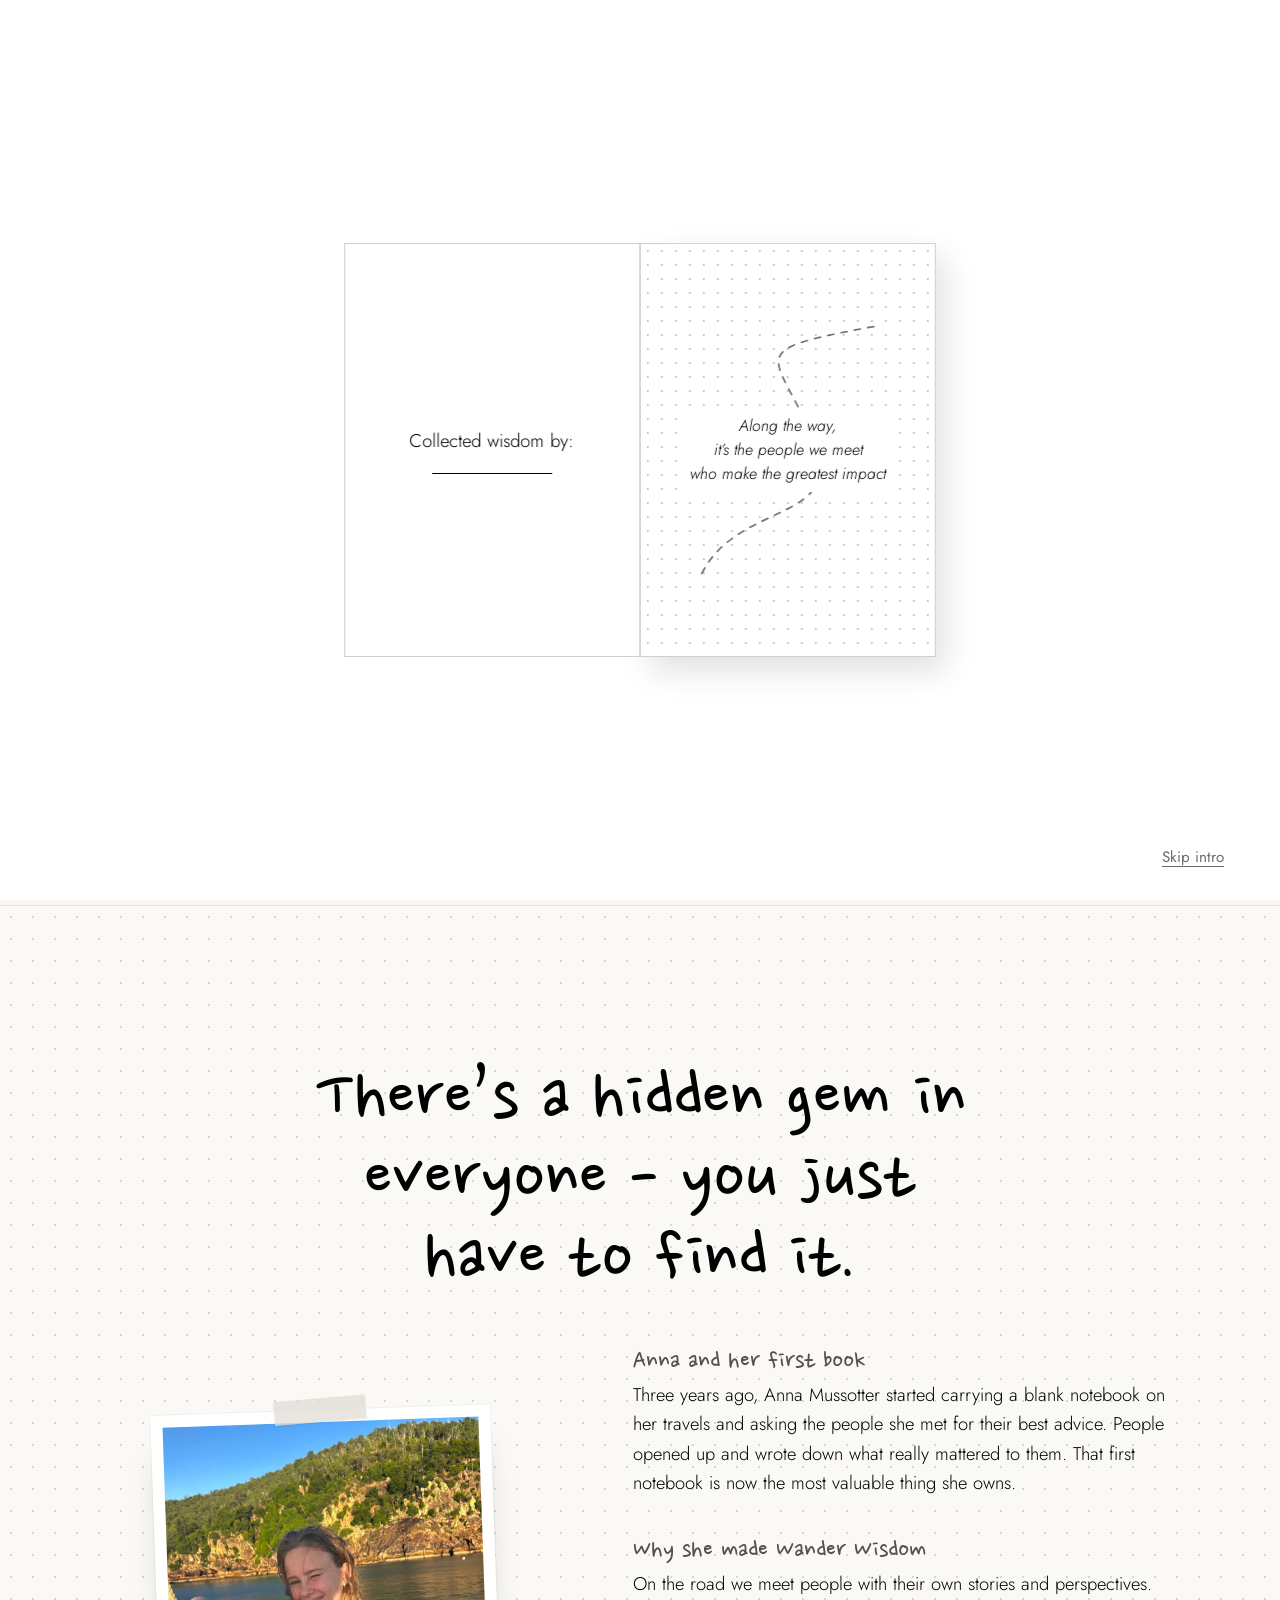
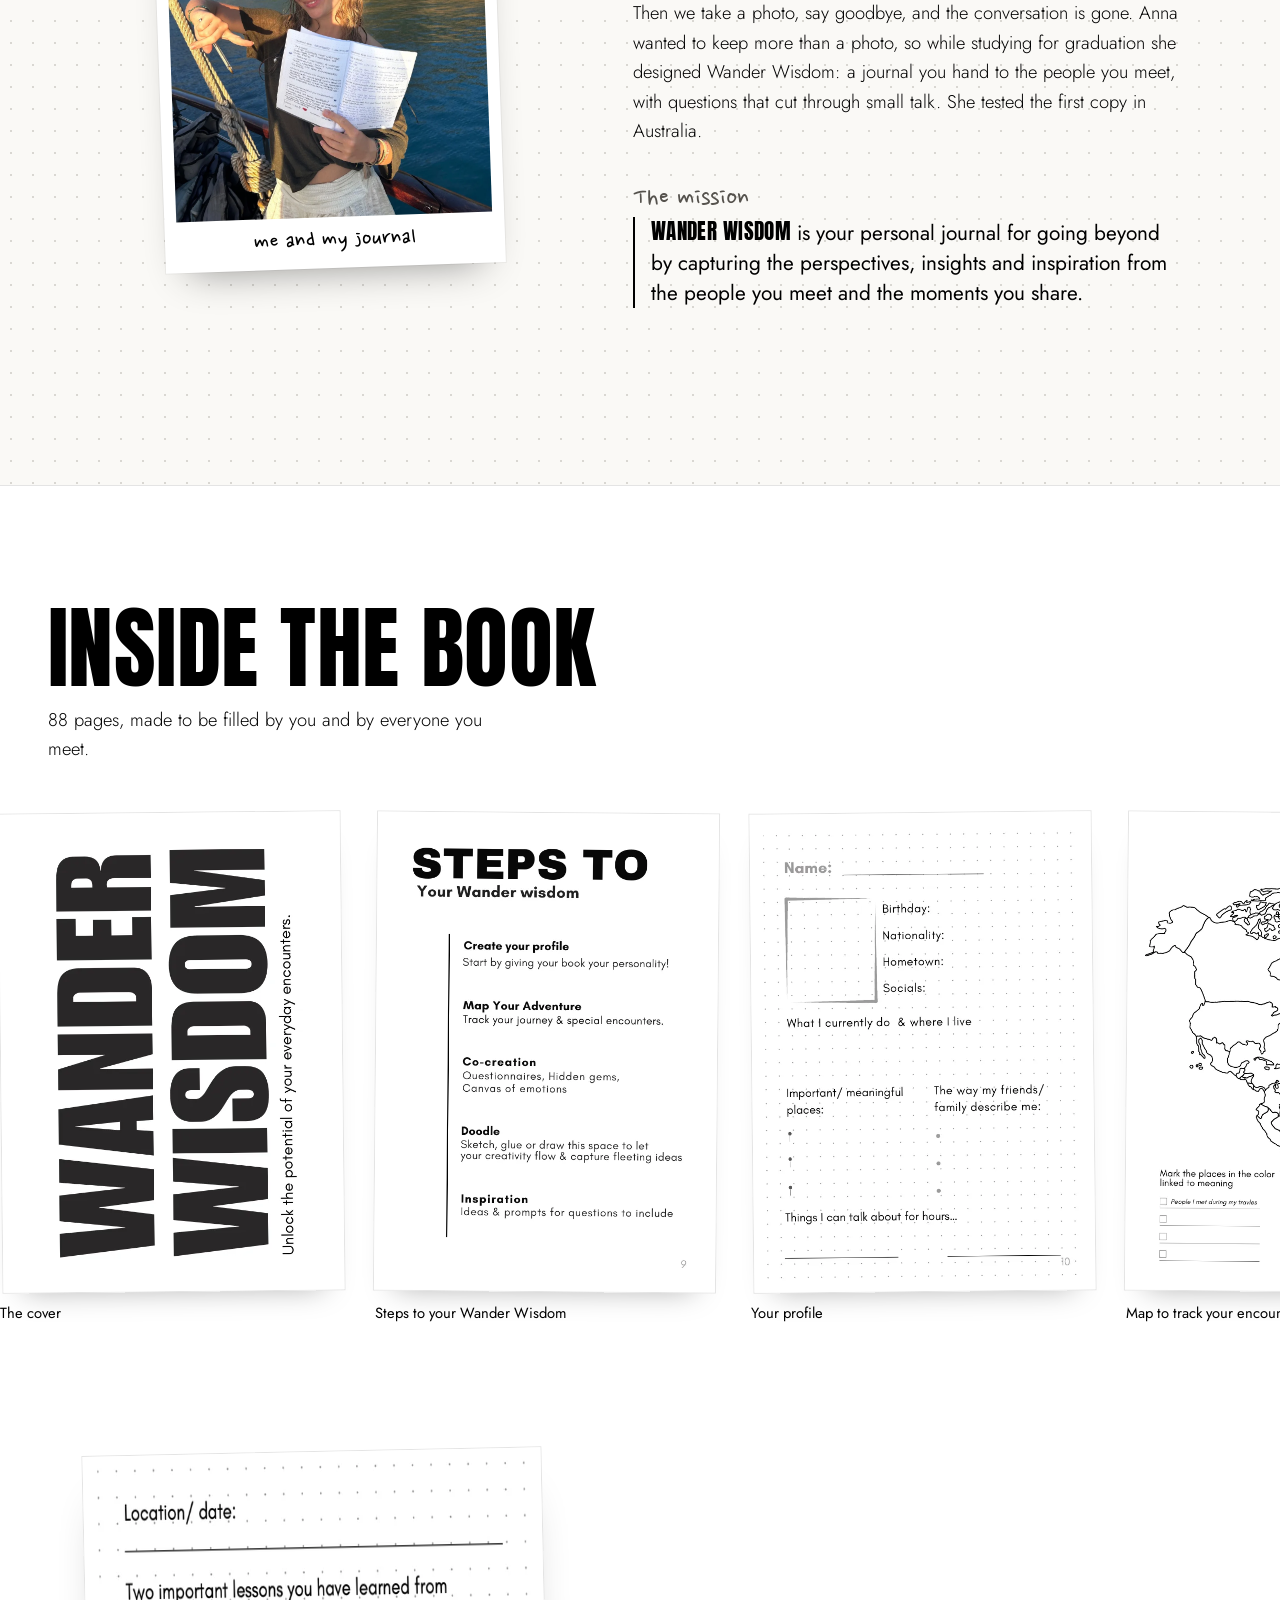
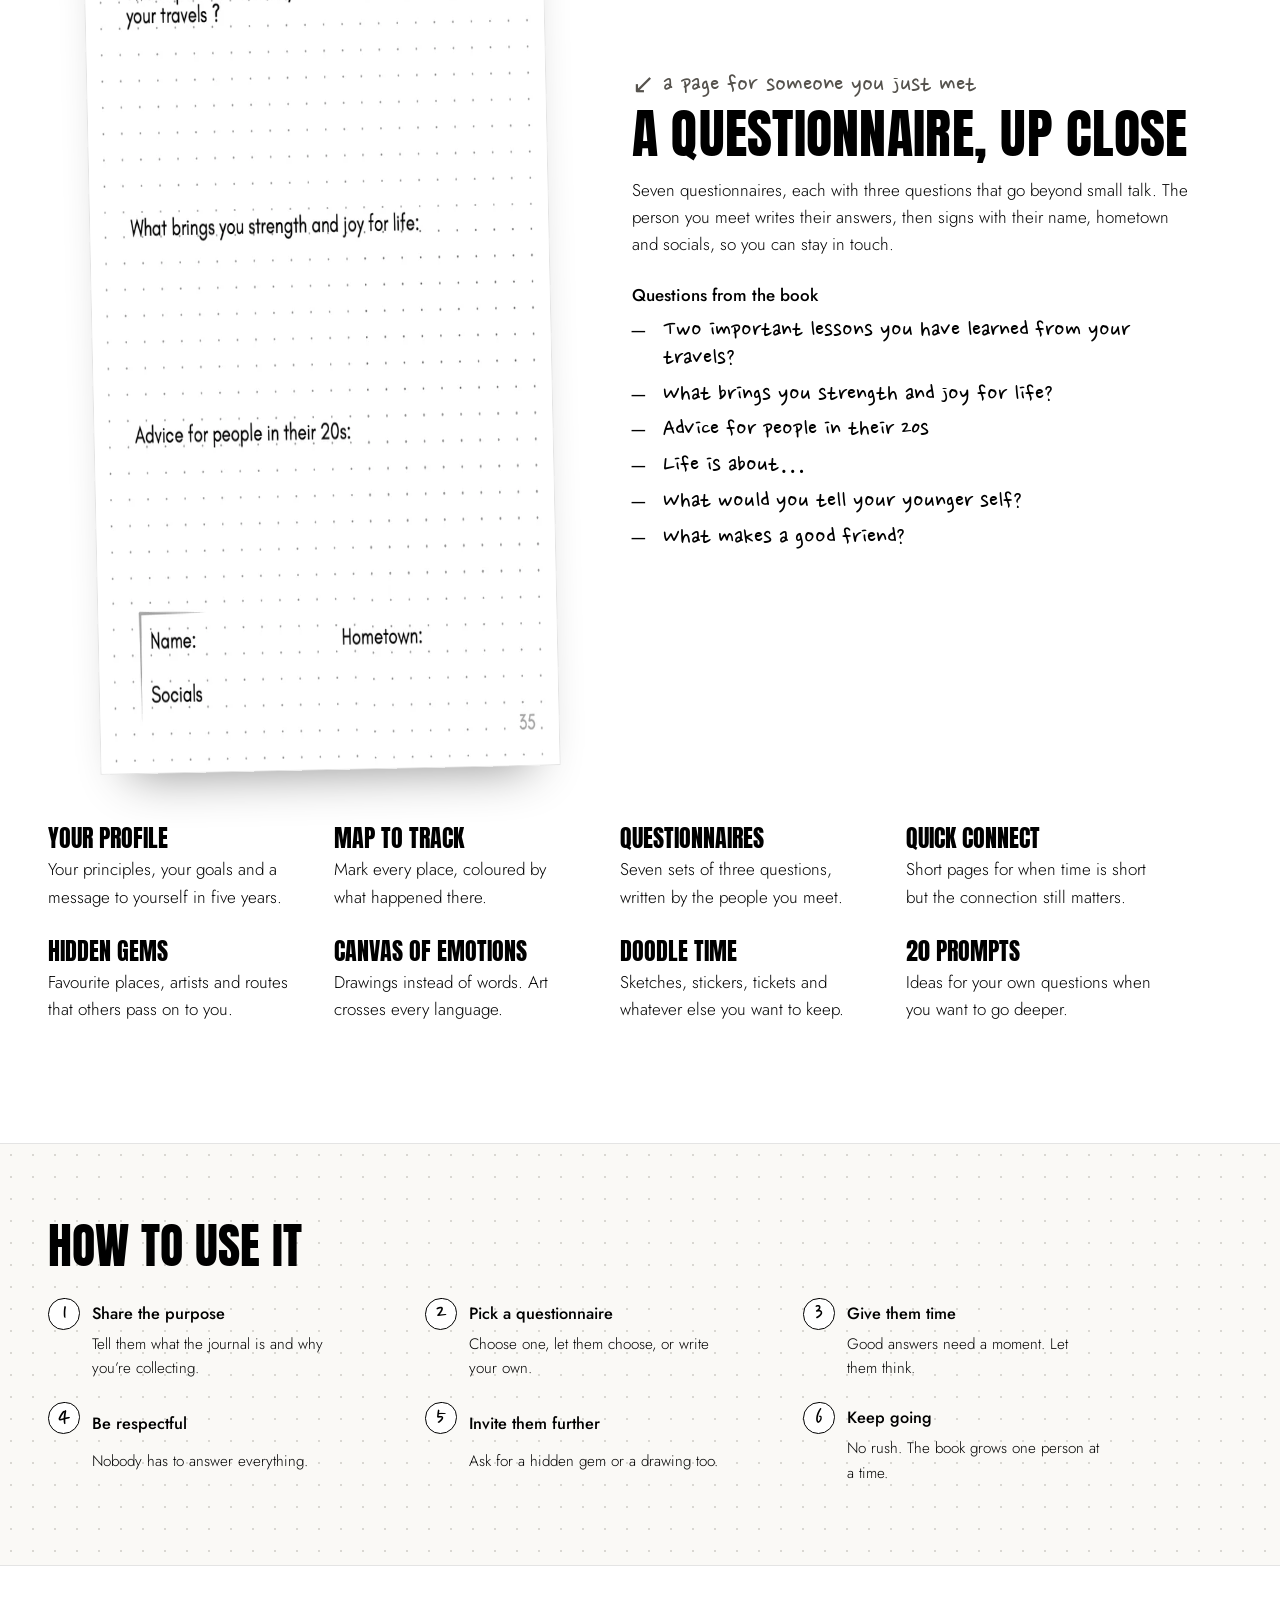
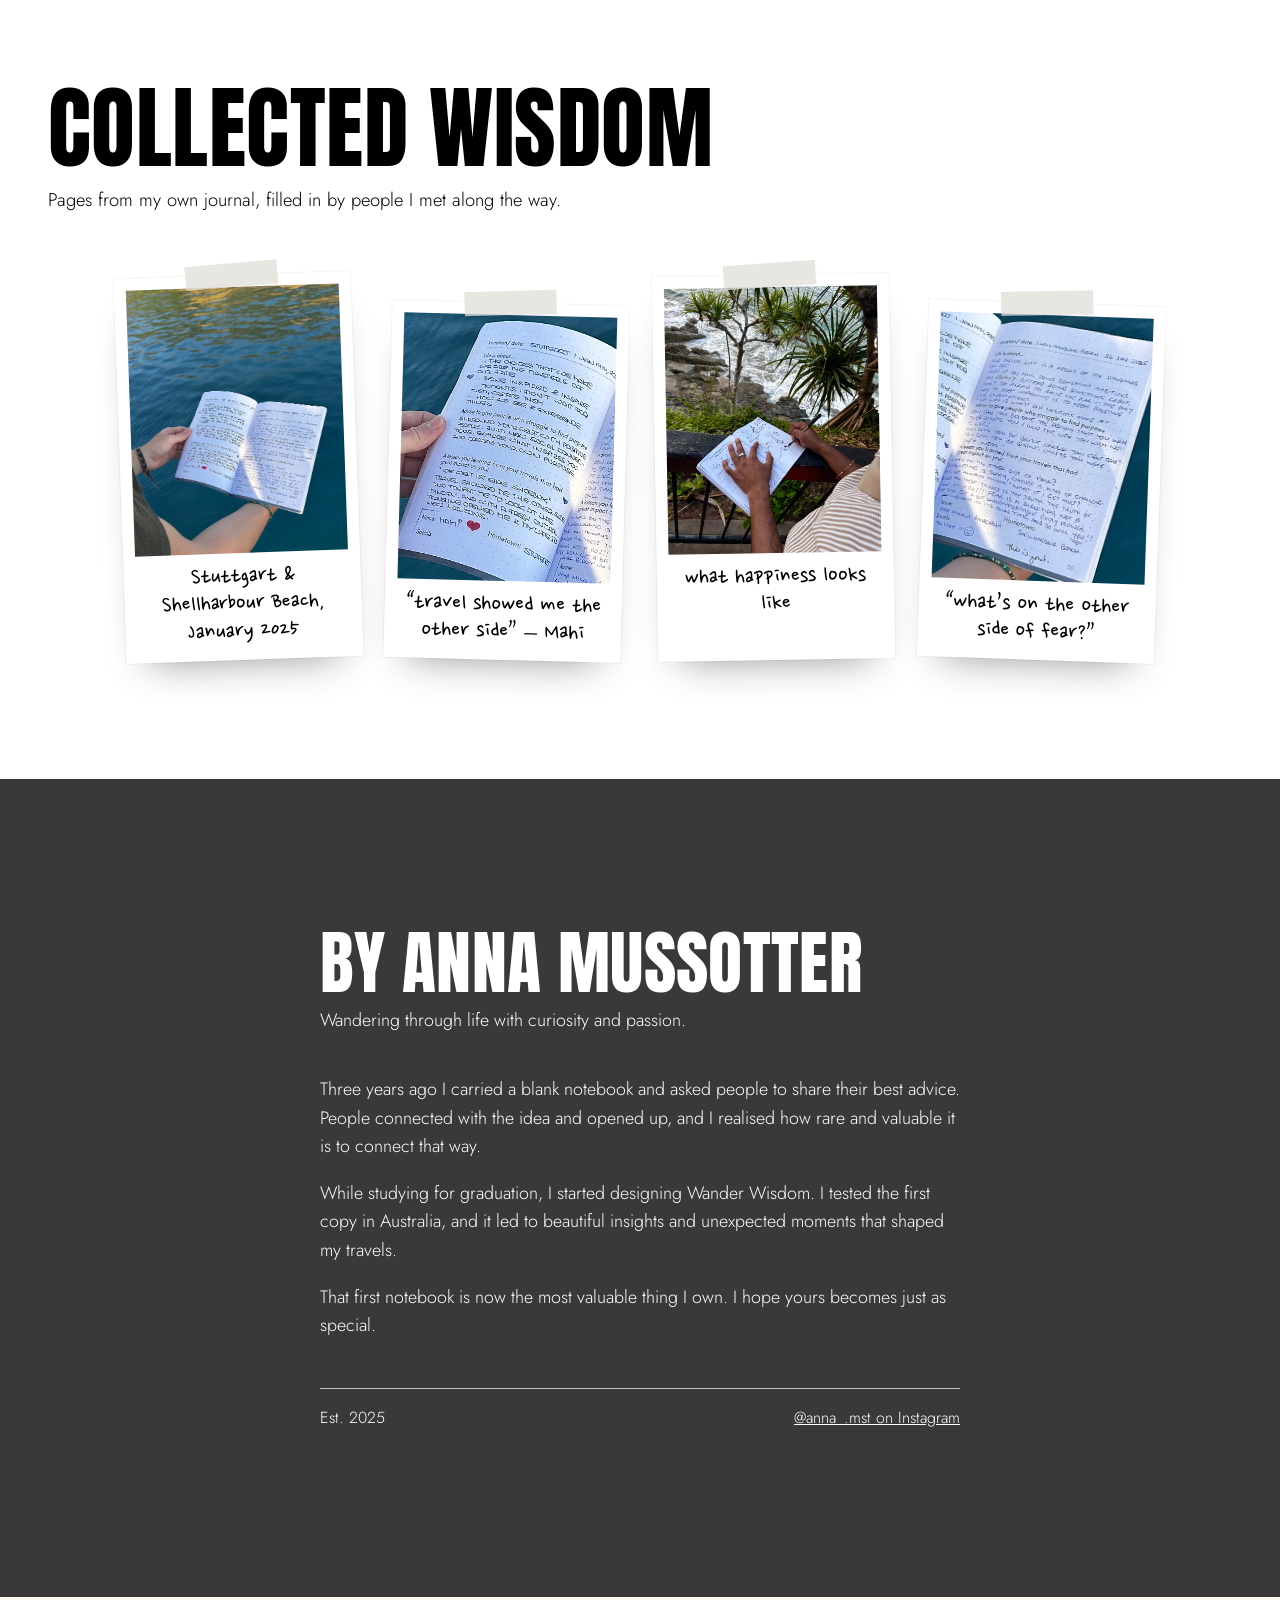
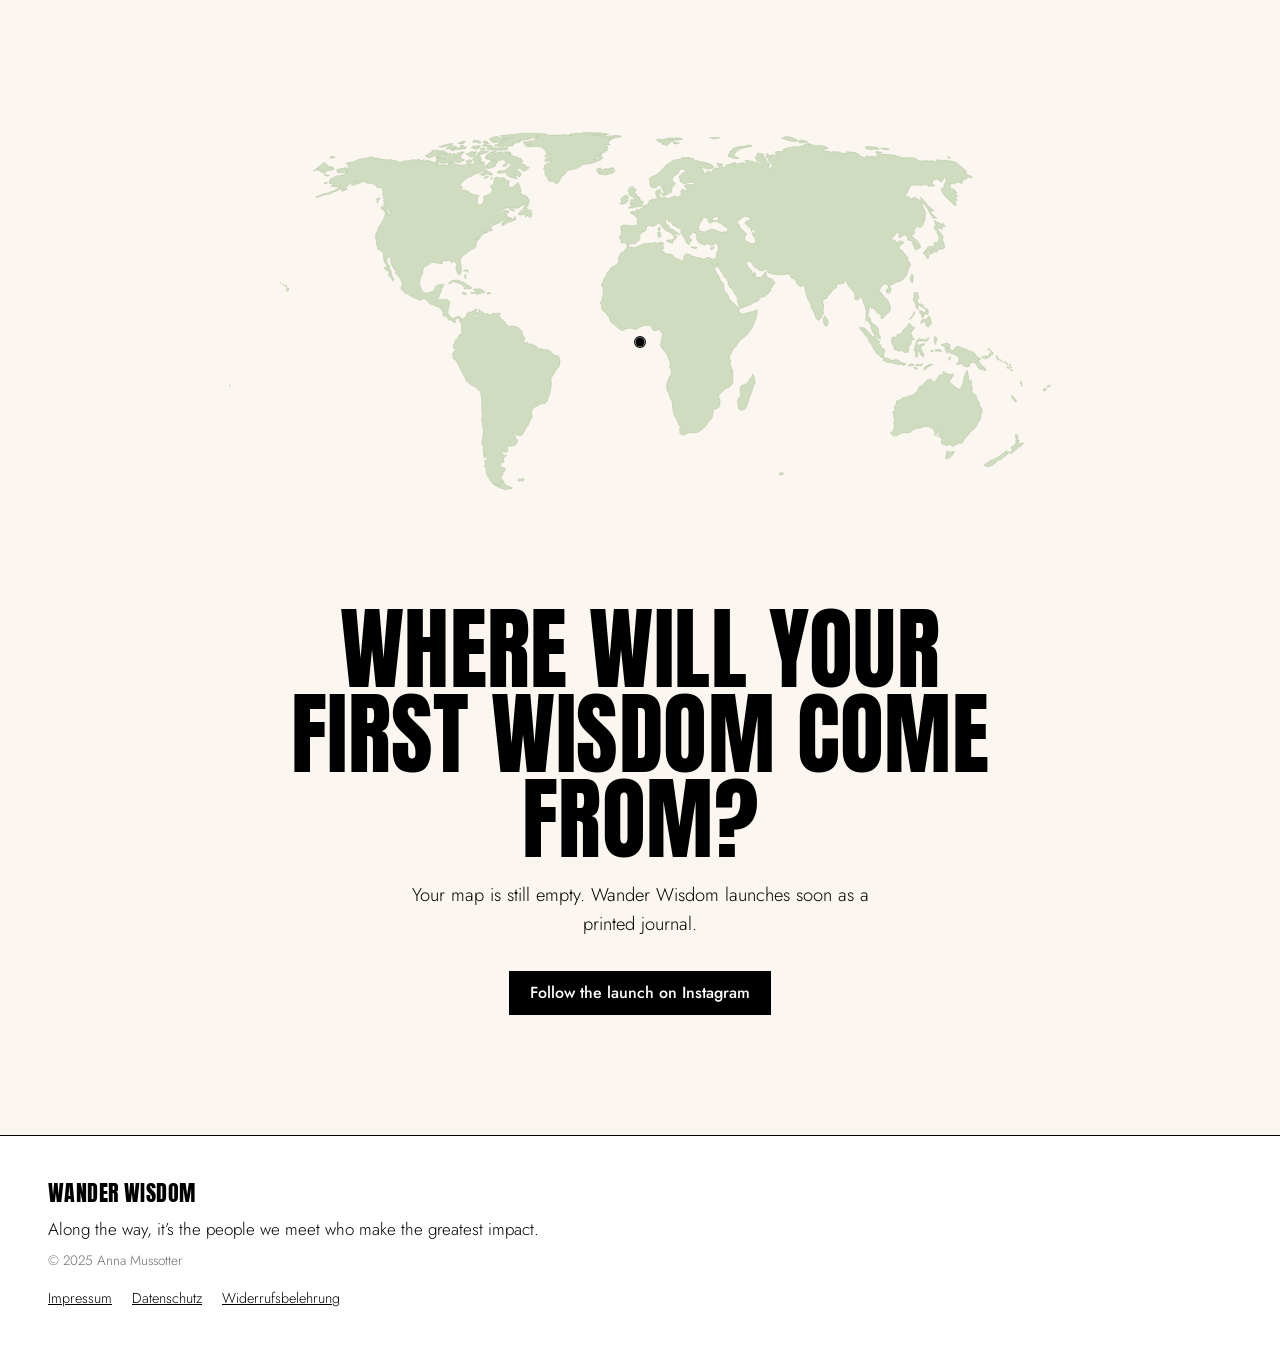
<file: index.html>
<!doctype html>
<html lang="en">
<head>
  <meta charset="utf-8">
  <meta name="viewport" content="width=device-width, initial-scale=1">
  <title>Wander Wisdom — a journal written by the people you meet</title>
  <meta name="description" content="Wander Wisdom is a travel journal you hand to the people you meet. They write their advice, lessons and hidden gems into your book.">
  <link rel="preload" href="assets/fonts/anton-latin-400-normal.woff2" as="font" type="font/woff2" crossorigin>
  <link rel="preload" href="assets/fonts/jost-latin-300-normal.woff2" as="font" type="font/woff2" crossorigin>
  <link rel="preload" href="assets/fonts/nanum-pen-script-latin-400-normal.woff2" as="font" type="font/woff2" crossorigin>
  <link rel="stylesheet" href="styles.css">
</head>
<body>

<a class="skip" href="#main">Skip to content</a>

<div class="intro" id="intro">
  <div class="book" aria-hidden="true">
    <div class="book-page">
      <svg class="book-path" viewBox="0 0 200 280" preserveAspectRatio="none"><path d="M30 240 C 60 180, 150 200, 120 130 S 60 60, 170 40" /></svg>
      <p>Along the way,<br>it’s the people we meet<br>who make the greatest impact</p>
    </div>
    <div class="book-cover">
      <div class="cover-front"><img src="images/cover.webp" alt="" width="650" height="910"></div>
      <div class="cover-back"><p>Collected wisdom by:</p><span></span></div>
    </div>
  </div>
  <button class="intro-skip" type="button">Skip intro</button>
</div>

<header class="nav">
  <a class="wordmark" href="#top">Wander Wisdom</a>
  <nav aria-label="Main">
    <a href="#idea">The idea</a>
    <a href="#inside">Inside the book</a>
    <a href="#collected">Collected wisdom</a>
    <a href="#story">Story</a>
    <a href="#get" class="nav-cta">Get the journal</a>
  </nav>
</header>

<main id="main">

  <!-- HERO: map of wisdom -->
  <section class="hero" id="top" aria-label="Map of people and their wisdom">
    <div class="map-wrap">
      <svg class="map" viewBox="0 0 1000 500" role="img" aria-label="World map with the places where people wrote in the journal">
        <defs>
          <mask id="routeReveal">
            <path class="route-mask" d="" />
          </mask>
        </defs>
        <path class="land" d="M351.4,409.3L354.8,411L358.1,411.6L357.6,413.1L355.6,413.2L354.2,412.2L353.8,413.3L352.3,414.2L349.8,413.9L347.9,413L345.5,412.6L342.2,411.1L339.4,409.6L335.2,406.4L337.2,407L341,408.9L344.3,409.9L344.9,408.6L345,406.7L346.6,405.5L348.3,405.8L349.6,407.1ZM369.3,401.5L371.5,402.7L371.1,403.7L368.3,404.6L367,403.6L365.5,404.9L364,403.6L366.2,401.9L368.3,402.6ZM658.2,397.5L654.7,397.7L655.1,396.1L655.8,394.9L656.1,394.4L657.3,395.3L659.3,395.6L659.2,396.2ZM842.7,371.4L844.4,372.4L845.9,372L848.1,371.5L849.4,371.7L847.6,375.2L846.3,376.2L844.7,378.6L844.3,377.8L841.6,379.8L841.2,379.6L839.8,379.6L839.8,377L840.5,375.1L840.5,372.5L841.3,371.2ZM907.6,371.8L907.3,373L909.8,371.8L909.7,373.1L908.9,374.3L907.1,375.7L904.2,377.9L902.2,379L902.1,380.5L900.3,380.5L897.5,381.6L895.6,383.5L892.2,386.5L889.5,387.8L887.7,388.6L885.7,388.5L884.9,387.6L882.5,387.4L882.9,386.3L885.6,384.1L890.5,381.2L892.3,380.7L894.7,379.6L897.7,378L900.1,376.5L902.6,374.3L904,373.6L905.3,371.9L907.8,370.5ZM919.6,357.7L919.6,360.8L920.8,358.8L921.4,359.6L920.5,361.8L921.9,362.8L923.3,363L925.4,361.9L926.4,362.2L924.2,364.9L922.5,366.6L920.7,366.5L919.5,367.4L919,368.7L918.3,369.3L916.4,370.9L913.9,372.9L911.4,374.1L911.4,373.3L910.7,372.9L913.6,370.4L913.9,368.8L912,367.6L912.7,366.5L915.1,365.5L916.8,363.2L917.8,361.3L917.9,359.3L918.3,358.8L917.8,357.6L917.3,354.9L917.4,352.8L918.4,352.6L918.9,354.2L920.3,355ZM918.6,315.9L917.5,316.6L916.3,315.8L914.9,314.4L913.8,312.9L912.7,310.8L912.6,309.7L913.7,309.8L914.8,310.8L915.7,311.8L916.2,312.6L917.8,314.5ZM951,301.5L951.6,302.4L950.8,303.9L949.1,304.3L947.8,304L947.9,302.6L949.2,301.6L950.2,302ZM955.6,299.2L953.9,299.9L952.1,300.5L952,299.4L953.4,298.8L954.3,298.6L956,297.7L955.6,299.2ZM44,297.7L44,297.7L44.5,297.6L44.5,299L44.4,299.2L44.4,299.2L44.4,299.2L44,297.7ZM924.9,298.9L924,299.3L923.5,298L923.7,297.2ZM924,294.3L924,296.7L923.4,296.4L922.8,296.5L922.6,295.7L923,293.4ZM627.3,290.2L627.5,293.8L628,295.2L627.7,296.6L627.2,297.5L626.4,295.8L625.9,296.6L626.2,298.9L625.9,300.1L625.2,300.8L624.8,303.3L623.6,306.8L622,310.9L620,316.6L618.7,320.7L617.2,324.2L615.1,324.9L612.8,326.1L611.5,325.4L609.6,324.3L609.1,322.7L609.1,320.1L608.4,317.7L608.4,315.6L609,313.4L610.2,312.9L610.3,311.9L611.6,309.6L612,307.7L611.5,306.3L611.2,304.5L611.1,301.7L612.1,300L612.6,298.2L613.8,298L615.3,297.4L616.3,296.9L617.4,296.9L618.9,295.2L621.1,293.3L622,291.8L621.7,290.6L622.7,290.9L624.2,288.9L624.4,287.1L625.3,285.7L626.1,287L626.7,288.3ZM864.9,290.9L865.4,293.2L867.2,292.1L867.9,293.3L868.9,294.5L868.4,295.8L868.4,298.4L868.5,299.8L869.1,300.2L869.3,302.8L868.7,304.3L869.1,306.3L871.4,307.9L872.9,309.3L874.2,310.6L873.7,311.3L874.7,313.2L874.8,316.4L876,315.8L876.6,317.1L877.4,316.6L876.9,319.8L878.2,321.6L879,322.7L880.2,325.1L880.1,327.5L879.6,329.3L878.8,331.1L879,333.6L877.9,336.3L877,337.7L875.3,340.3L874.7,342L873.3,344.2L871.1,346.9L868.7,348.4L866.8,350.7L865.4,352.2L863.5,354.7L861.9,356.2L860.3,358.4L859,360.5L858.6,361.4L856.8,362.5L854.1,362.6L851.3,363.8L849.6,364.9L847.5,366.2L846.2,364.9L845,364.4L846.1,362.8L844.5,363.4L841.4,365.5L839.8,364.7L838.6,364.3L837.4,364.1L835.5,363.2L834.8,361.4L835.3,359.1L835.4,357.6L834.8,356.4L832.6,356L834,354.6L834.3,352.4L832.3,354.4L829.9,355L831.9,353.3L832.9,351.6L834.4,350.2L835.1,347.9L832.1,350.5L830.2,351.5L828.3,353.9L826.9,352.7L827.6,351.1L827,348.9L826.1,347.8L826.8,347.1L824.3,345.3L822.7,345.2L820.8,343.8L816.4,344L812.8,345.1L809.7,346.1L807.4,345.9L804.3,347.4L802,348.1L801,349.7L799.7,350.9L797.6,351L796,351.2L794,350.7L792.2,351L790.4,351.2L788.4,352.7L787.8,352.6L786.3,353.5L784.8,354.4L783.1,354.3L781.4,354.3L779.5,352.4L778.4,351.8L779,350.1L780.4,349.7L781,349L781.3,347.9L782.2,345.9L782.5,344.1L782.1,341.1L782.2,339.4L782.8,337.7L782.4,335.7L782.6,334.8L781.8,333.7L782.1,331.3L781.3,329L781.3,327.7L782,329L781.9,326.2L782.9,327.1L783.4,328.2L783.7,326.7L783,324.3L783,323.4L782.6,322.5L783.3,320.8L783.9,320L784.6,318.6L784.7,316.8L786.2,314.7L785.9,316.9L787.4,314.9L789.6,313.9L791.1,312.6L793.3,311.5L794.4,311.3L795.1,311.7L797.3,310.5L798.9,310.2L799.4,309.6L800.1,309.3L801.5,309.4L804.3,308.5L805.9,307.2L806.8,305.6L808.6,304.1L808.9,302.9L809.3,301.2L811.5,298.7L812.1,301.3L813.3,300.7L812.6,299.3L813.6,297.8L814.7,298.5L815.3,296.2L816.9,294.8L817.7,293.6L819.1,293.1L819.2,292.2L820.3,292.6L820.5,291.9L821.6,291.4L822.9,291L824.6,292.4L825.7,294.1L827.3,294.2L828.9,294.4L828.6,292.8L830.2,290.4L831.4,289.7L831.1,288.9L832.5,287.2L834.2,286.2L835.4,286.5L837.6,286L837.8,284.4L836,283.5L837.4,283L839,283.8L840.2,285L842.3,285.7L843,285.4L844.5,286.4L846.1,285.5L847,285.8L847.7,285.2L848.7,286.7L847.8,288.3L846.6,289.5L845.7,289.6L845.9,290.7L844.9,292.2L843.8,293.7L843.8,294.5L845.5,296.2L847.3,297.1L848.5,298.2L850,299.9L850.7,299.9L851.8,300.7L852.1,301.6L854.3,302.6L856.1,301.6L857,300L857.7,298.7L858.3,297L859.5,294.7L859.4,293.2L859.7,292.4L859.7,290.7L860.4,288.4L861,287.8L860.7,286.8L861.5,285.3L862.2,283.6L862.4,282.8L863.5,281.7L864,283.1L864,285L864.6,285.3L864.5,286.6L865.2,288.1L865.1,289.8ZM913.6,281.1L914.1,282.1L912.4,282.1L911.6,280.3L913.1,281ZM808,280.4L806.9,280.4L803.8,278.4L806.2,277.8L807.5,278.7L808.3,279.6ZM910.6,279.3L909.6,279.4L908.1,279.1L907.6,278.6L907.9,277.4L909.5,277.9L910.3,278.5ZM912.8,278.5L912.3,279L910.8,276.5L910.4,274.7L911.3,274.7L911.9,277.1ZM817.6,280.1L815.3,280.7L815,280.4L815.4,279.4L816.6,277.6L819.3,276.4L819.6,275.7L821.9,275L823.7,274.9L824.5,274.5L825.4,274.9L824.4,275.7L821.7,277L819.4,277.9ZM801.4,274L802.2,274.8L803.9,274.6L804.4,275.8L801.4,276.4L799.6,276.8L798.2,276.8L799.2,275.1L800.6,275.1ZM814.2,274L813.7,275.7L809.8,276.5L806.4,276.1L806.5,275.1L808.6,274.4L810.1,275.3L811.8,275.1ZM908.6,274.7L908.7,275.3L906.8,274.1L905.5,273L904.6,272L905,271.7L906.2,272.4L908.1,273.8ZM902.9,271.8L902.4,272L901.4,271.3L900.4,270.1L900.6,269.6L902,270.8ZM777.9,270.1L782.8,270.4L783.5,269.2L788.1,270.6L788.9,272.5L792.7,273.1L795.7,274.8L792.7,276L790,274.8L787.7,274.9L785,274.6L782.7,274.1L779.8,273L778,272.7L776.9,273L772.3,271.8L771.9,270.5L769.6,270.3L771.5,267.5L774.6,267.7L776.6,268.8L777.6,269.1ZM844.8,268.4L843.4,270.5L843.3,268.2L843.8,267.2L844.4,266.2L844.9,267ZM898.8,270.2L898.1,270.5L897.1,269.4L896.1,267.5L895.7,265.2L896.1,265L896.3,265.8L897,266.5L898.1,268.4L899.3,269.4ZM889.2,266.3L887.8,266.5L887.3,267.3L885.9,268L884.5,268.7L883.2,268.7L881.1,267.9L879.7,267.1L880,266.1L882.3,266.6L883.7,266.3L884.2,264.9L884.5,264.8L884.7,266.4L886.2,266.2L886.9,265.2L888.4,264.1L888.2,262.4L889.8,262.3L890.3,262.8L890.1,264.4ZM826.1,260.3L825.1,261.2L823.4,260.7L822.9,259.4L825.5,259.3ZM834.4,259.2L835.2,261.4L833.1,260.2L831,260L829.5,260.2L827.8,260.1L828.4,258.4L831.6,258.3ZM892.3,263.3L891.5,264.1L891.1,262.4L890.5,261.2L889.4,260.3L888,259L886.2,258.1L886.9,257.4L888.3,258.2L889.1,258.9L890.2,259.6L891.1,260.9L892.1,261.8ZM843.9,253.4L844.6,258.2L847.1,260L849.4,256.8L852.4,255.1L854.6,255L856.8,256.1L858.7,257.1L861.4,257.7L865.8,259.8L870.5,261.5L872.2,263L873.5,264.5L873.8,266.2L877.9,268L878.4,269.6L876.1,269.9L876.5,271.9L878.6,273.9L879.9,277L881.4,276.9L881.1,278.2L883.1,278.7L882.2,279.3L884.8,280.5L884.4,281.4L882.7,281.6L882.1,280.8L880,280.5L877.5,280.1L875.7,278.2L874.4,276.5L873.4,273.9L870.1,272.6L867.9,273.5L866.2,274.5L866.4,276.7L864.2,277.7L862.9,277.2L860.2,277.1L858.2,274.6L855.7,274L854.9,274.9L851.7,275L853,272.5L854.7,271.7L854.3,268.5L853.2,266L848.4,263.5L846.3,263.2L842.5,260.5L841.7,261.9L840.7,262.2L840.2,261.1L840.2,259.8L838.3,258.4L841.1,257.3L842.9,257.4L842.7,256.6L839,256.6L838,254.8L835.7,254.3L834.7,252.8L838.1,252.1L839.4,251.1L843.5,252.3ZM821.1,245.8L819.1,248.7L817.1,249.3L814.7,248.7L810.4,248.9L808.2,249.3L807.8,251.5L810.1,254.2L811.5,252.8L816.3,251.8L816,253.2L814.9,252.8L813.8,254.5L811.5,255.7L813.8,259.5L813.3,260.5L815.5,263.9L815.4,265.8L814,266.7L813,265.7L814.4,263.2L811.8,264.4L811.2,263.6L811.6,262.4L809.8,260.7L810.1,257.8L808.4,258.7L808.5,262.2L808.4,266.4L806.7,266.8L805.7,266L806.5,263.2L806.2,260.4L805.2,260.3L804.4,258.3L805.5,256.4L805.9,254L807.2,249.5L807.8,248.3L809.9,246.1L812,247L815.2,247.4L818.1,247.3L820.6,245.1ZM830,246.6L829.8,249.2L828.5,248.9L828.1,250.7L829.2,252.3L828.4,252.7L827.4,250.8L826.7,247L827.1,244.6L828,243.6L828.2,245.2L829.7,245.4ZM770.9,267.4L768.1,267.4L766,264.9L762.8,262.5L761.8,260.7L759.9,258.3L758.7,256.1L756.8,251.9L754.5,249.5L753.8,246.9L752.8,244.6L750.4,242.7L749,240.2L747.1,238.5L744.3,235.3L744,233.7L745.7,233.9L749.6,234.4L752,237.3L754.1,239.3L755.5,240.6L758,243.8L760.6,243.8L762.8,245.9L764.3,248.3L766.3,249.7L765.2,252.1L766.7,253.1L767.6,253.2L768,255.3L768.9,256.9L770.8,257.2L772,259.1L771.2,262.8ZM802.2,244.6L805.1,247.3L802.1,247.7L801.2,249.7L801.3,252.4L798.8,254.4L798.7,257.4L797.6,261.9L797.3,260.8L794.3,262.2L793.3,260.4L791.5,260.2L790.3,259.3L787.2,260.3L786.3,258.9L784.6,259L782.5,258.7L782.2,254.7L780.9,253.9L779.7,251.4L779.4,248.8L779.6,246L781.1,244L783,245.1L785,244.5L785.5,242L786.6,241.4L789.6,240.8L791.4,238.5L792.6,236.6L793.5,235.5L795.6,233.8L797.5,231.8L798.6,229.5L799.7,229.4L801.1,230.9L801.3,232.2L803,233.1L805.2,234L805.1,235.1L803.3,235.3L803.9,236.7L802,237.7L800.7,240.4L802.6,243.2ZM823,225L823.4,227L823.7,228.7L823,231.4L821.8,228.4L820.8,229.9L821.7,232.1L821.1,233.4L818,231.7L817.1,229.6L817.8,228.2L816,226.8L815.3,228L814.1,227.9L812.4,229.5L811.9,228.7L812.7,226.2L814.2,225.3L815.5,224.2L816.5,225.6L818.4,224.7L818.7,223.4L820.5,223.3L820.2,221L822.4,222.4L822.7,223.9ZM707.9,231.6L705.7,232.3L704.4,229.9L703.7,225.7L704.6,220.8L706.5,222.5L707.8,224.6L709.2,227.7L708.9,230.8ZM344.5,220L342.3,220.3L341.9,220.1L342.7,219.2L342.7,218.1L344.2,217.7L344.7,217.8ZM816.4,219.5L815.5,220.5L814.9,222.3L814.2,223.2L812.4,221.2L812.9,220.4L813.4,219.5L813.5,217.7L814.9,217.5L814.7,219.5L816.3,216.7ZM802.6,222.4L799.5,225.2L800.6,223.1L802.2,221.3L803.6,219.2L804.6,216.3L805.3,218.7L803.8,220.3ZM810.5,214.7L812.1,215.6L813.7,215.6L813.8,216.9L812.8,218.1L811.3,219L811,217.6L811,216.1ZM819.6,213.9L820.7,217.2L818.6,216.4L818.8,217.4L819.6,219.3L818.5,219.9L818.2,217.8L817.4,217.7L816.8,215.9L818.3,216.1L818.1,215L816.3,212.7L818.8,212.8ZM809.1,211.2L808.8,213.8L807.5,212.3L805.9,210L808.1,210.1ZM806.1,195L807.8,195.9L808.5,195.1L808.8,195.9L808.6,197.1L809.9,199.2L809.6,201.7L808.3,202.7L808.2,205.1L809.2,207.5L810.5,207.8L811.6,207.4L815,209.1L815,210.7L815.9,211.4L815.8,212.8L813.7,211.3L812.5,209.8L812,210.9L810.2,209.1L807.9,209.5L806.5,208.9L806.5,207.6L807.2,206.9L806.3,206.2L806.2,207.3L804.7,205.5L804.1,204.3L803.6,201.4L804.7,202.4L804.2,197.7L804.6,195ZM334.4,195.9L333.7,196.6L331.8,196.6L330.3,196.7L330.3,195.4L330.7,195L332.8,195L334,195.3ZM305.8,196.9L304.9,197.4L303.6,196.9L302.2,195.9L302.6,195.2L303.7,195L304.3,195.1L305.9,195.3L307.2,196.1L307.5,196.9ZM317.3,191L319.5,191.4L319.8,190.9L321.8,190.9L323.2,191.7L323.9,191.6L324.2,192.7L325.6,192.6L325.4,193.5L326.5,193.6L327.7,194.7L326.6,195.9L325.5,195.3L324.3,195.4L323.5,195.3L323,195.8L322,196L321.7,195.3L320.8,195.7L319.6,197.7L319,197.3L318.9,196.4L317.3,195.9L316.1,196.1L314.6,195.9L313.3,196.4L312.1,195.5L312.4,194.6L314.7,195L316.6,195.2L317.5,194.5L316.5,193.3L316.7,192.1L315.2,191.6L315.8,190.8ZM778.3,194.5L776.4,195.9L774.1,195L773.6,192.5L774.7,191.1L777.3,190.3L778.7,190.3L779.5,191.5L778.6,192.8ZM108,193.3L107.5,193.8L106.9,193.4L107.2,192.5L107.1,191.5L107.3,191.1L107.8,190.6L107.8,190.1L108,189.8L108.2,189.8L109,190.3L109.4,190.6L109.7,191L110.1,192L110,192.2L108.9,192.8ZM107.8,188.7L106.9,188.9L106.6,188.2L106.4,188L106.4,187.8L106.7,187.6L107.5,187.8L108.1,188.3ZM106.5,187.1L106.3,187.4L105,187.3L105.3,186.9ZM104.4,186.6L104.2,186.8L104,186.8L103.2,186.7L103,186L103,185.9L103.8,185.5L103.9,185.6ZM100.7,184.7L100.3,185L99.6,184.4L99.8,184.2L100.3,183.9L100.8,184ZM300.7,182.3L301.5,183.4L303.9,183.1L304.7,183.8L306.5,185.6L307.9,187L308.8,186.9L310.2,187.5L309.9,188.4L311.7,188.5L313.5,189.7L313.1,190.4L311.4,190.8L309.6,190.9L307.9,190.7L304.3,191L306.2,189.3L305.3,188.6L303.7,188.4L302.9,187.5L302.6,185.8L301.1,185.9L298.9,185.1L298.2,184.5L295,184L294.3,183.5L295.3,182.7L292.9,182.6L290.8,184.1L289.8,184.1L289.3,184.9L288,185.2L287,184.9L288.5,184L289.2,182.9L290.4,182.3L291.8,181.7L293.7,181.4L294.4,181.1L296.5,181.3L298.5,181.3ZM306.5,179.4L305.8,179.5L305.5,177.8L304.7,176.9L305.5,175L306.2,175.1L306.7,177.6ZM803.1,182.2L802.6,184.7L800.7,182.2L799.9,180L800.7,177L802.1,174.8L803.5,175.7L803.5,177.5ZM307.1,170.9L304.3,171.4L304.4,170.3L305.6,170.1L307.2,170.2ZM309.2,170.9L308.4,173L308,172.6L308.3,171.1L307.4,169.9L307.4,169.6ZM826,148.3L826.7,149.4L826,151.2L824.6,150.2L823.6,150.9L823.7,152.6L821.8,151.8L821.2,150.4L821.9,148.6L823.4,148.9L823.9,147.7ZM583.2,143.8L581.7,145.1L582,145.6L582.1,145.9L579.7,147.1L578.5,146.7L577.8,145.5L579,145.4L579.1,145.4L579.4,144.6L581.1,144.7ZM557.1,143.7L558.4,144.7L560.3,144.5L562.1,144.7L562.1,145.3L563.4,144.9L563.1,145.8L559.7,146L559.7,145.5L556.7,145ZM537,136.2L536.2,138.5L536.6,139.4L536.2,141L534.3,139.8L533.1,139.5L529.7,138L530,136.5L532.8,136.8L535.2,136.4ZM521.7,127.3L523.1,129.4L522.9,133.4L521.9,133.2L520.9,134.2L520,133.4L519.8,129.8L519.2,128.1L520.5,128.3ZM837.5,139.4L837.6,141.8L838.7,143.3L838.3,145.4L835.8,146.8L831.7,147L829.5,150.4L827.5,149.2L826.5,147L822.6,147.6L820.2,149.1L817.4,149.1L820.7,151.3L820.9,156.4L819.7,157.6L818.2,156.5L817.8,153.8L816,152.9L814.2,150.9L816.2,150L816.8,148.1L818.6,146.5L819.6,144.5L824,143.6L826.8,144.2L827.1,138.9L829.3,140.3L831.5,137.4L832.3,136.2L832.1,132.6L830,129.3L830.1,127.4L832.3,126.8L835.7,130.9L836.8,133.3L836,136.3ZM522.4,124.6L521.7,126.8L520.6,126.2L520,124.2L520.4,123.2L521.9,122ZM833.8,118.6L835.8,119.2L836.7,118L839.1,121.3L836.1,122.1L835.6,125L830.9,123L831.3,126.2L828.7,126.3L826.9,123.3L826.8,121.1L829.2,120.9L827.6,116.9L827,114.6L831.4,117.6ZM354.1,111.7L355.7,112.1L357.8,112L356.4,113.2L355.5,113.4L352.9,112.1L352.6,111.1L353.7,110.2ZM360.4,104.3L359.3,104.3L356.6,103.4L354.9,102L355.8,101.8L358.5,102.5L360.5,103.7ZM220.1,106L218.7,106.4L215.8,105.1L215.6,104L214.2,103L214.3,102.2L212.3,101.7L212.4,100.1L212.9,99.5L214.9,100.1L216,100.5L218,100.8L218.1,101.8L218.5,103.2L220.1,104.4ZM374.4,99.7L372.3,102.2L374,101.3L375.3,101.9L374.3,102.9L376.1,103.7L377.3,103L379.3,103.8L378.1,106L379.8,105.5L379.7,107L380,108.8L378.5,111.4L377.4,111.5L376.1,110.9L377.1,108.5L376.6,108.2L373.3,110.7L372,110.6L373.9,109.2L371.9,108.5L369.4,108.7L365,108.6L364.9,107.7L366.6,106.7L365.8,105.9L368.1,104.2L371.7,99.6L373.5,98L375.7,97L376.7,97.1L376.1,97.9ZM209.3,90.2L211.6,90L208.7,93.2L209.2,95.5L208.3,95.5L207.8,94.2L207.9,92.9L207.3,92L207.8,90.7L208.5,89.8ZM821.3,99.5L826.9,104.6L823,103.7L824.3,107.9L828.3,110.8L829.5,112.9L826.7,111.1L826.5,113.4L824.7,110.9L823.2,108.1L820.9,105L820.1,102.8L817.6,99L814.4,96.2L811.9,92.3L813,91L811.1,89.7L811.8,89.3L813.8,91.1L816.5,93.9L818.4,96.7ZM485,95.2L481,96.9L477.8,96.5L479.8,93.5L478.8,90.6L481.8,88.4L483.5,87.1L485.4,87L487.6,88.8L486.4,90.7L486.7,92.7ZM527.5,85.8L526.4,88.1L524,86.5L523.6,85.3L526.7,84.4ZM171.8,81.6L168.8,82.7L168.3,82L169.1,80.7L171.9,79.7L173.4,79.3L174.6,79.5L174.8,80.3ZM493.6,77.5L491.3,80.4L493.5,80.1L495.8,80.1L495.2,82.3L493.3,84.8L495.5,85L497.6,88.6L499.1,89L500.4,92.2L501,93.3L503.7,93.9L503.5,95.7L502.3,96.5L503.2,98L501.2,99.5L498.2,99.5L494.4,100.3L493.4,99.7L491.9,101L489.8,100.7L488.2,101.8L487,101.2L490.4,98.2L492.4,97.6L488.9,97.1L488.3,96L490.6,95.1L489.5,93.6L489.9,91.7L493.2,92L493.5,90.4L492.1,88.6L489.4,88.1L488.9,87.3L489.8,86.1L489.1,85.3L487.9,86.6L487.8,84L486.8,82.5L487.7,79.7L489.4,77.5L491.1,77.7ZM152.1,74L150.4,74.4L149.5,73.9L149,73.2L151.5,72.7L152.9,73ZM336.3,68L334.8,69.4L334,69.1L333.9,68.3L334.1,68.1L335.3,67.4L336.1,67.4ZM331.6,66.5L328.5,68L327,67.9L327,67.2L329.1,65.9L331.9,66ZM150,63.7L150.7,64.2L152.3,63.9L153.2,64.6L154.9,64.9L154.4,65.2L152.2,65.8L151.3,65.2L151,64.7L149,64.9L148.8,64.6ZM329.1,58.8L328.9,59.9L330.1,59.5L330.9,60.2L332.7,61.1L334.5,61.9L334.1,63.1L335.7,62.9L336.7,63.8L334.4,64.6L331.6,64L331.1,62.8L328.3,64.2L324.7,65.6L324.8,64L321.9,64.3L324.4,63L325.8,60.9L327.8,58.5ZM471.1,56.7L470.5,58.4L472.6,60.1L469.8,62.1L463.7,63.9L461.9,64.4L459.3,64L453.7,63.2L455.8,62L451.6,60.7L455.3,60.2L455.3,59.5L451.2,58.9L452.8,57.2L455.9,56.8L458.7,58.6L462,57.2L464.4,57.9L467.8,56.5ZM349.7,54.9L347.4,55L347.6,53.8L349.2,52.4L351.2,52L352.4,52.7L351.8,53.8L351.4,54.2ZM615.5,127.1L617.1,129.2L618.2,129.4L619.1,130.2L617.2,130.4L617.1,132.7L616.9,133.7L616.2,134.4L616.5,135.9L617.6,138.1L619.9,138.7L621.8,140.2L625.3,140.7L628.9,139.9L629,139.2L628.2,137.1L628,134L626,133L626.2,131L624.6,130.8L624.7,128.3L627,129.1L628.9,128.1L626.9,126.3L625.8,124.6L624.1,125.4L624.3,127.6L623.2,125.6L622.9,124.9L623.3,123.7L622.6,122.7L619.7,121.7L618.1,119L616.7,118.3L616.4,117.3L618.7,117.6L618.4,115.5L620.2,115L622.3,115.4L622.1,112.6L621.3,110.8L619.1,110.9L617,110.2L614.6,111.5L612.6,112.1L611.9,113.8L609.8,114.3L608,117.3L610.7,120.1L610.8,122.1L614,125.6ZM863.2,60.5L863.2,60.5L861.9,61.7L859.1,61.5L862.5,62.9L866.2,65.1L867.9,65.8L869.4,66.9L869.7,67.6L865.2,67L861.6,69L860.1,69.3L858.9,71.2L857.5,72.8L858,74.1L853.1,72.2L849.7,74.3L847.8,73.3L846.9,74.5L843.7,74.1L844.8,75.9L844.7,78.5L845.8,79.6L848.8,80.3L852.1,84.3L850.2,84.4L851.3,86.7L853.2,87.9L850.6,89.3L852.5,92.6L849.7,93.3L851.3,96.1L850.1,98.8L847.8,96.8L843.7,92.7L837.4,86.4L835.2,82.6L835.6,80.9L834.6,79.7L837.4,79L838,75.6L839,72.8L840.7,70.7L838.6,66.9L836.3,67.1L837.2,69.3L834.8,72.3L829.9,69L825.5,69.9L824.4,74.4L827.7,76.1L823.6,76.8L820.5,77.1L819,75.1L815.3,74.7L813.9,76L807,75.5L800.7,76.4L798.1,81.7L794.6,88.3L798.3,88.6L800.6,90.4L803.2,91L803.6,89.6L806.2,89.8L811.5,92.9L813.3,95.3L813.5,98.1L815.6,101.6L817.5,106.2L816.7,110.4L817.1,112.4L815.9,115.8L814.6,119.2L814,120.9L811.8,122.6L810.4,122.7L808.2,121.2L806.1,123.4L806.2,124.4L805.2,124.2L804.7,125.2L804.5,126.2L805.6,128.3L804.7,129L804.5,129.5L804,130.4L802.6,130.8L802,131.6L802.5,132.9L802.3,133.3L803.5,133.7L805.4,135L808.9,138.5L810.3,140.5L811.7,143.9L811.5,145.5L809.5,146.1L808,147.4L806,147.6L805.1,146L804.7,143.7L802.4,140.6L804,140.1L801.3,137.6L799.9,137L799.8,137.6L799.2,137.8L798.9,137.3L798.2,137L797.4,136.5L797.5,135.2L797.9,134.9L797.4,134.3L797.4,132.7L797,132.2L795.5,131.9L794,131.1L791.1,132L789.9,133.4L787.7,134.2L788.4,132.8L787.4,131.7L788.4,129.7L786.5,128.1L784.9,129.2L783.1,131.2L782.4,133.1L780.2,133.3L779.5,134.7L781.6,136.7L783.7,137.2L784.3,138.5L786.5,139.4L788.4,137.2L791,138.4L792.5,138.5L793.5,140L790.5,140.9L789.9,142.5L788.2,144L787.7,146.1L790.8,147.7L792.8,150.6L795.2,153.4L797.6,155.7L798.3,157.9L797,158.7L798.1,160.3L799.8,161.2L800.2,163.7L800.2,166L798.9,166.3L798,169.5L797,173.4L795.6,177L792.8,179.8L789.9,182.3L787.2,182.6L785.9,183.9L784.9,183L783.7,184.5L780.5,186L778,186.4L777.7,189.6L776.3,189.7L775.3,187.6L775.7,186.4L772.1,185.5L771,185.9L768.1,188.5L766.5,191.3L766.3,193.4L768.8,196.5L771.7,200.4L774.3,202.2L776.1,204.6L778,210.1L778.2,215.4L776.3,217.3L773.6,219.2L771.7,221.7L768.7,224.5L767.6,222.6L768.2,220.6L766.2,218.9L764,218.4L762.8,216.9L761.2,213.8L758.8,212.5L756.6,212.5L756.8,210.2L754.5,210.2L754.7,213.5L753.7,217.8L753.1,220.4L753.4,222.6L755.1,222.7L756.3,225.4L756.9,228L758.5,229.7L760,230L761.4,231.5L762,231.8L763.6,233.6L764.8,235.6L765,237.6L764.8,238.9L765.1,240L765.3,241.7L766.2,242.5L767.3,245.2L767.2,246.2L765.4,246.4L763,244.2L759.9,241.8L759.6,240.3L758,238.3L757.6,235.9L756.6,234.2L756.8,232.1L756.1,230.8L755.1,229.7L754.5,228.2L753.1,226.5L751.8,225.1L751.4,226.9L750.9,225.2L751,223.4L751.5,220.5L751.1,218.3L751.7,216L750.7,214.3L750.6,211L749.4,209.5L748.2,205.9L747.2,202.2L745.8,199.7L744.3,201.2L741.7,203.3L740.3,203.1L738.6,202.4L739,198.7L738.1,195.9L735.6,192.5L735.8,191.4L734.3,191L732.1,188.6L731.1,187L730.8,185.5L730,184.1L728.7,182.3L726.4,182.2L726.8,183.4L726.3,185.1L725.1,184.5L724.9,185L724.1,184.7L723.1,184.4L722.9,185.5L721.2,185.5L718.2,186.1L718.7,188.4L717.6,190.1L714.2,192.1L711.9,195.6L710.2,197.5L707.9,199.5L708.1,200.8L706.9,201.6L704.7,202.6L703.5,202.8L703,205.1L703.9,208.9L704.2,211.4L703.4,214.2L703.7,219.3L702.4,219.4L701.4,221.7L702.2,222.7L700,223.5L699.2,225.5L698.2,226.4L695.7,223.6L694.3,219.4L693.1,216.4L692.1,215L690.5,212.2L689.6,208.5L689,206.6L686.3,202.5L684.7,196.7L683.5,192.9L683.1,189.3L682.3,186.5L678.8,188.3L677,188L673.3,184.3L674.4,183.3L673.5,182.1L670.2,179.6L668.3,178.8L667.2,176.7L665,174.4L660.5,174.9L656.5,175L653,175.4L648.2,174.5L645.4,173.8L642.6,173.4L641.1,169.8L639.8,169.2L638,169.8L635.7,171.2L632.5,170.2L629.7,167.9L627.3,167.1L625.3,164.3L623,160.3L621.7,160.8L620,159.8L619.2,160.9L617.8,160.8L618.4,162.1L618.3,162.8L619.3,165L620.6,167.6L621.9,168.3L622.4,169.4L624.3,170.6L624.6,171.8L624.4,172.8L624.8,173.8L625.6,174.7L626.1,175.7L626.5,176.4L626.1,174.2L626.6,172.6L627.3,172.3L628.1,173.3L628.4,175L628,176.8L628.6,177.9L629,177.8L629.2,178.6L631.1,178.1L633.2,178.2L634.7,178.3L636.2,176.3L637.8,174.3L639.2,172.5L639.8,171.5L640.1,171.7L640,173L639.8,173.5L640.4,175.9L641.7,177.9L643.2,179L645.1,179.4L646.7,179.9L648,181.6L648.8,182.6L649.7,183L649.8,183.7L649,185.5L648.7,186.3L647.8,187.3L647,189.3L645.9,189.1L645.4,189.8L645.2,191.4L645.7,193.4L645.5,193.7L644.3,193.7L642.8,194.8L642.7,196.3L642.2,196.9L640.6,196.9L639.7,197.6L639.8,198.8L638.6,199.7L637.2,199.4L635.6,200.4L634.4,200.5L632.6,201.3L632.2,202.7L632.3,203.7L629.8,204.9L625.8,206.3L623.7,208.4L622.6,208.6L621.8,208.4L620.4,209.7L618.8,210.2L616.7,210.4L616,210.5L615.5,211.3L614.8,211.5L614.5,212.3L613.2,212.2L612.4,212.6L610.7,212.5L609.9,210.8L609.9,209.1L609.5,208.3L608.9,206.1L608.1,204.8L608.6,204.7L608.2,203.3L608.5,202.7L608.3,201.5L607.9,200.2L607.1,199.3L606.8,198.1L605.5,197L604,194.5L603.1,192.1L601.2,190.1L600.1,189.6L598.2,186.7L597.8,184.6L597.8,182.9L596.1,179.6L594.8,178.4L593.5,177.8L592.5,176.1L592.6,175.4L591.8,173.9L591,173.2L589.9,171L588.1,168.6L586.7,166.5L585.5,166.5L585.7,164.9L585.8,163.8L586,162.6L585.8,162.2L585.3,163.4L584.9,165.7L584.4,167.2L583.8,167.7L582.9,166.8L581.7,165.4L579.6,161.2L579.4,161.4L580.7,164.6L582.4,167.6L584.6,172.2L585.7,173.9L586.6,175.6L589.1,178.9L588.6,179.4L588.8,181.3L591.9,184L592.4,184.6L593.4,187.5L592.9,188.1L593.4,191.1L594.6,194.7L595.6,195.4L597,196.5L598.7,200L599.5,202.7L601,204.2L604.6,207L606,208.7L607.5,210.4L608.3,211.4L609.6,212.3L610.3,213.2L610.2,214.5L608.8,215.2L610,216L610.8,216.5L611.4,217.8L612.5,219L613.8,219L616.2,218.3L619,217.9L621.2,217L622.4,216.8L623.3,216.2L624.8,216.1L625.6,216.1L626.7,215.6L628.1,215.3L629.2,214.3L630.2,214.3L630.3,215.1L630.1,216.9L630.2,218.4L629.7,219.5L629.1,222.7L628,226L626.5,229.8L624.4,234.2L622.3,237.5L619.4,241.5L616.8,243.9L613,246.9L610.6,249.1L607.8,252.7L607.2,254.3L606.6,255L604.8,256.2L604.2,257.4L603.2,257.6L602.8,259.7L602,260.9L601.5,262.9L600.4,263.9L599.2,267.5L599.3,269.2L600.9,270.3L601,271.1L600.2,272.9L600.4,273.8L600.1,275.2L601,277L602,280L602.9,280.6L603.2,282L603,284.9L603.2,287.5L603.1,292.2L603.5,293.6L602.6,295.7L601.6,297.8L599.8,299.7L597.5,300.8L594.5,302.2L591.5,305.4L590.5,306L588.6,308.1L587.6,308.8L587.2,310.9L588.3,313.2L588.7,314.9L588.6,315.8L589.1,315.7L588.8,318.6L588.3,320L588.9,320.5L588.4,321.7L587.3,322.8L585.2,323.8L582.1,325.4L580.9,326.5L581,327.8L581.7,328L581.3,329.5L580.6,331.7L580.1,334.2L579.3,335.6L577.5,337.1L577,337.5L575.9,339L575.1,340.5L573.5,342.7L570.5,345.8L568.6,347.6L566.7,348.9L564.1,350.1L562.8,350.2L562.5,351.1L561,350.6L559.8,351.2L557.2,350.6L555.7,351L554.7,350.8L552.1,352L550,352.5L548.5,353.6L547.4,353.7L546.4,352.6L545.6,352.6L544.6,351.2L544.5,351.6L544.2,350.8L544.3,349.1L543.6,347.1L544.4,346.5L544.5,344.2L543,341.5L541.9,338.9L541.9,338.9L540.3,335L538.5,332.8L537.7,330.6L537.2,327.7L536.7,325.5L536,320.9L536,317.3L535.7,315.7L534.8,314.5L533.5,312L532.3,308.5L531.8,306.6L529.8,303.7L529.7,301.4L529.5,299.5L529.8,296.9L530.8,294.2L530.9,292.9L531.8,290.2L532.4,289L533.9,287.1L534.7,285.7L535,283.5L534.9,281.8L534.2,280.8L533.5,279L532.9,277.2L533,276.6L533.8,275.4L533.1,272.5L532.6,270.6L531.3,268.7L531.5,268.1L531.2,267.2L530.5,264.9L528.4,261.8L525.8,258.8L524.1,256.4L522.6,253.3L522.6,252.3L523.2,251.4L523.8,249.2L524.3,247L523.9,246.6L524.7,243.2L525.1,240.9L524.1,238.9L522.9,238.4L522.4,237.1L521.8,236.7L521.8,235.8L519.1,236.9L518.1,236.8L517.2,237.4L515.1,237.4L513.7,235.5L512.9,233.4L511.1,231.4L509.1,231.4L506.9,231.4L504.8,231.8L502.7,232.4L498.7,234.1L497.3,235.2L495,236L492.7,235.2L491.5,235.2L489.7,234.6L488.1,234.7L485.1,235.2L483.3,236L480.7,237.1L480.2,237.1L479.6,237.1L476.9,235.7L474.6,233.4L472.4,231.8L470.7,229.9L470,229.6L468.2,228.5L466.9,226.9L466.5,225.8L466.2,223.6L465.1,221.8L464.1,220.7L463.4,220.3L462.8,219.7L462.5,218.4L462.2,217.7L461.4,217.2L460.1,216L459,215.8L458.4,215L458.5,214.5L457.7,213.9L457.5,213.2L457.2,211L457.5,209.6L456.5,207.3L455.3,206.3L456.4,205.7L457.7,203.6L458.3,202.1L458.1,200.5L458.9,199L459.2,196.2L459,193.3L458.8,191.8L459.1,190.3L458.4,188.9L457.2,187.6L457.3,186.3L457.5,185L458.4,184.1L459.3,182.6L459.2,181.6L460.1,179.5L461.6,177.6L462.4,177.1L463.1,175.3L463.2,173.8L464.2,171.9L465.9,170.8L467.5,167.8L468.8,166.6L471.2,166.2L473.2,164.2L474.4,163.4L476.5,160.9L476,157.2L477,154.6L477.4,153.1L479,151L481.4,149.7L483.3,148.4L484.9,145.4L485.7,143.5L487.5,143.5L488.9,144.8L491.2,144.6L493.7,145.3L494.8,145.3L497.1,143.7L499.7,143.1L501.2,141.9L503.5,141L507.6,140.5L511.5,140.2L512.8,140.7L515,139.5L517.6,139.5L518.5,140.2L520.2,140L522.7,138.8L524.4,139.1L524.4,140.7L526.4,139.6L526.6,140.1L525.4,141.6L525.5,143L526.3,143.7L526.1,146.3L524.6,147.8L525.1,149.4L526.3,149.5L527,150.9L527.9,151.3L530.8,152.4L531.8,152.1L533.9,152.6L537.1,153.9L538.4,156.6L540.6,157.2L544.1,158.4L546.8,159.9L548,159.1L549.1,157.8L548.4,155.5L549.1,154L550.7,152.6L552.4,152.2L555.7,152.8L556.6,154.2L557.6,154.2L558.4,154.7L560.8,155L561.5,156L564.7,156L567.1,156.8L569.6,157.7L570.8,158.1L572.6,157.2L573.5,156.3L575.7,156.1L577.4,156.4L578.2,157.9L578.7,157L580.7,157.7L582.6,157.8L583.8,157.1L584.4,156.1L584.2,155.9L584.7,154.5L585,152.3L585.3,151.5L585.4,151.5L586,149.1L587,147L587,146.8L586.5,144.6L587,143.3L585.9,142L586.7,140.9L585.3,141.1L583.2,140.4L581.7,142.2L578.1,142.5L576,140.9L573.4,140.8L573,142L571.4,142.4L568.9,140.8L566.3,140.8L564.6,137.9L562.7,136.2L563.7,133.9L562,132.5L564.4,129.7L568,129.6L568.8,127.3L573.3,127.7L575.9,125.8L578.6,125L582.4,124.9L586.8,127L590.3,128.1L593,127.7L595.1,127.9L597.6,126.4L597.8,125.1L596.9,123.1L595.4,122L594,121.7L593,120.8L589.7,118.3L586.9,117.2L584.6,115.5L586.2,115L587.7,112.6L586.3,111.4L589.4,110.2L589.3,109.6L587.3,110.1L585.5,110.3L584.1,111.2L582,111.4L580.2,112.5L580.6,114.3L581.8,115L584.2,114.8L583.9,115.9L581.4,116.4L578.5,118.1L577.1,117.5L577.5,116.1L574.8,115.2L575.2,114.7L577.2,113.7L576.5,113L572.8,112.3L572.5,111.2L570.4,111.6L569.8,113.2L568.3,115.3L568.4,116.1L567.4,116.7L566.6,116.4L566.4,120L565.3,121.2L564.7,123.3L565.6,125L566,126.1L568.2,127.1L567.8,127.8L565,128L564.1,128.9L562.3,130.5L561.4,129.1L561.4,128.5L560,128.4L558.7,128.1L555.9,128.9L557.7,130.6L556.5,131L555.2,131L553.9,129.5L553.5,130.2L554.1,131.9L555.4,133.3L554.6,134L556,135.3L557.3,136.2L557.4,137.9L555.2,137.1L556,138.6L554.5,138.9L555.6,141.5L554,141.6L551.9,140.3L550.9,137.9L550.3,135.9L549.3,134.6L548,132.9L547.7,132L547.3,131.8L547.2,131.2L545.9,130.2L545.5,128.8L545.6,126.8L545.9,125.8L545.4,125.4L544.9,125.1L544.2,124.2L543.1,123.6L540.9,122.5L539.5,121.4L537.3,120.6L535.2,118.4L535.6,118.2L534.5,117L534.4,116L532.9,115.5L532.3,116.8L531.5,115.8L531.5,114.8L531.6,114.7L532.1,114.5L530.2,114L528.4,115.1L528.6,116.5L528.4,117.4L529.2,118.9L531.5,120.3L532.8,122.8L535.5,125.1L537.3,125.1L537.9,125.8L537.3,126.4L539.5,127.4L541.3,128.3L543.4,129.9L543.7,130.4L543.3,131.5L541.9,130.1L539.8,129.6L538.9,131.5L540.7,132.6L540.5,134.2L539.5,134.4L538.4,136.9L537.4,137.1L537.4,136.2L537.8,134.6L538.3,134L537.3,132.3L536.5,130.8L535.5,130.4L534.7,129.1L533.1,128.6L532.1,127.4L530.3,127.2L528.4,125.9L526.2,124L524.5,122.3L523.7,119.4L522.5,119L520.6,118L519.5,118.4L518.2,119.8L517.3,120L515.2,121.7L510.6,120.9L507.2,121.8L507,123.6L507.1,125.3L504.9,127.3L501.9,127.9L501.7,128.9L500.3,130.6L499.3,133L500.3,134.7L498.9,136L498.4,137.9L496.6,138.5L494.9,140.8L491.8,140.8L489.5,140.8L488,141.8L487.1,143L485.9,142.7L485,141.7L484.4,140L482.2,139.5L481.2,140.3L479.9,139.9L478.7,140.2L479.1,137.9L478.9,136.1L477.9,135.8L477.3,134.7L477.6,132.7L478.6,131.6L478.8,130.4L479.3,128.7L479.3,127.4L478.9,126.4L478.8,125.4L479,123.3L478.1,122L481.5,119.9L484.3,120.4L487.4,120.4L489.9,120.9L491.8,120.7L495.6,120.8L496.8,119.1L497.3,113.2L494.9,110.2L493.2,108.7L489.8,107.6L489.6,105.5L492.5,104.8L496.3,105.6L495.6,102.3L497.8,103.6L503,101.3L503.7,99L505.6,98.4L507.4,97.8L508.5,97.1L510.4,92.9L513.4,91.7L515.2,91.8L515.6,91.2L517.4,91L517.9,91.6L519.3,90.3L518.7,89.2L518.6,87.6L517.6,86.1L517.4,83.2L517.7,82.5L518.3,81.6L520.2,81.5L520.9,80.7L522.6,79.9L522.6,81.4L522,82.3L522.3,83L523.5,83.4L523,84.5L522.4,84.2L520.9,86.2L521.6,87.6L521.7,88.6L523.9,89.3L524,90.3L526.2,89.8L527.3,89L529.9,90.1L531,91L532.4,90.2L535.7,88.9L538.4,87.9L540.6,88.4L540.8,89.1L543,89.1L543.3,87.9L546.2,87L545.5,84.6L545.3,82.5L546.2,80.8L548.1,79.9L550.1,81.9L551.8,81.9L551.9,79.8L551.9,78.1L551.2,78.5L549.7,77.5L549.3,76L551.9,75.2L554.5,74.8L556.8,75.3L559,75.2L561.1,73.7L558.7,72.4L555,72.6L551.4,73.6L548.1,74.2L546.7,72.7L544.5,71.8L544.6,69.2L543.3,66.8L544.1,65.2L545.7,63.6L549.9,60.7L551.2,60.2L550.8,59.1L547.8,57.9L544.5,58.6L542.8,60.4L543.3,62L540.4,64.1L536.7,66.4L535.6,70.1L537.3,72L539.4,73.5L537.8,76.6L535.7,77.2L535.3,81.8L534.3,84.4L531.7,84.2L530.6,86.4L528.1,86.5L527.2,83.9L525.2,80.7L523.4,76.9L521.8,75.2L517.8,78.3L515,79L512,77.6L511.2,74.7L510.3,68.5L512.2,66.7L517.5,64.5L521.3,61.8L524.7,58.2L529.1,53.2L532.1,51.3L537.1,48.2L541.2,47.1L544.4,47.2L546.9,45.1L550.4,45.3L553.8,44.8L560.2,46.6L557.8,47.2L560.3,48.8L562.1,47.9L565.6,49.5L571.1,50.1L579.3,52.9L581.1,54.1L581.7,55.8L579.9,57.2L576.8,57.9L567.4,55.9L566,56.2L569.7,58.1L570.8,62L573.6,62.8L575.4,63.5L575.4,62.2L573.8,61L574.9,60.1L580.2,61.7L581.7,61.1L579.9,59.2L583.9,56.6L585.7,56.8L587.9,57.7L588.5,55.9L586.4,54.4L586.9,52.9L585,51.3L590.7,52.1L592.3,53.5L589.9,53.8L590.4,55.3L592.2,56.2L595.1,55.6L595,54L598.7,52.7L604.8,50.6L606.3,50.7L605,52.2L607.5,52.5L608.6,51.6L612.2,51.6L614.7,50.5L617.5,52L619.1,50.4L616.4,48.9L617,48.1L623.1,48.8L626.1,49.6L634.6,52.5L635.2,51.2L632.6,49.8L632.3,49.3L629.9,49.1L629.9,47.9L628,45.9L627.5,45.2L629.9,42.9L630,40.7L631.1,40.2L636.4,40.9L637.6,42.2L636.9,44.2L638.5,45L640,46.7L641.3,50.2L644.3,51.7L644.3,53.4L642.2,57L644.7,57.4L645,56.5L646.9,55.8L646.8,54.6L647.8,53.4L646,51.9L646,50.2L643.8,50L642.6,48.6L642.8,46.1L639.2,44.1L641.7,42.5L640.3,40.7L641.2,40.7L642.9,42L643.5,44.4L645.8,44.8L643.9,43.1L646.6,42.1L650.4,42L654.7,43.4L651.8,41.3L650,38.8L653,38.3L657.5,38.4L661.3,38.1L659,36.8L660,35.3L662,35.2L664.7,34.1L669.3,33.8L669.4,33.1L674,32.9L675.9,33.4L679,32.2L682.3,32.3L682,31.3L682.8,30.3L686.1,29.4L689.9,30.1L688,30.7L692.4,31L694,32.1L695.1,31.6L700.4,31.6L705.6,32.7L707.9,33.6L708.6,34.8L707.2,35.5L703.5,36.8L702.8,37.5L705.4,37.8L708.6,38.4L709.9,38L712.2,39.5L712.5,38.9L715.1,38.5L721.5,38.9L723,40L731.1,40.4L729.5,38.6L733.8,39L736.8,39L741.1,40.2L743.5,41.8L743.4,42.8L747.6,44.7L751.6,45.8L750.9,43.2L755,44.3L757.6,43.6L762.1,44.4L762.8,43.7L766.2,44L762.5,41.8L763.9,40.7L782.6,42.3L785.9,43.7L793,45.6L800.2,45.1L804.4,45.6L807.2,46.6L809.1,48.4L812.3,49.1L814.3,48.6L817.7,48.5L821.9,49L825.2,48.7L831.3,51L832.7,50.2L829.2,48.6L828.7,47.5L835.8,48.2L839.6,48L846.7,49.2L850.8,50.3L863.2,60.5ZM149.2,50.3L149.2,50.3L149.2,50.3L151.6,52.2L153.7,54.8L151.7,56.4L152.3,57L154,55.1L158.9,55.5L160.1,57.9L156.8,59.1L153.2,59.3L150.3,61.9L148.9,62.4L147.1,62.3L146.6,61.4L144.7,60.7L145.6,59.5L144,59.1L141.4,59.4L141.3,58.5L142.9,57.6L139.8,58.2L139.2,59.4L136.8,60.5L136.8,60.5L149.2,50.3ZM313.8,49.9L312,50.8L309.9,50.1L308.2,50.3L306.3,49.2L308.5,48.4L310.7,47.3L312.2,48.1L313.1,48.5L313.3,49ZM843.6,44.8L844.8,45.6L842.8,45.8L841.5,45L842.5,44L843.6,44.8ZM157.5,44L157.5,44L157.5,44L156.4,44.8L157.5,44ZM157.5,44L157.8,43.9L159.5,43.9L161.3,44.6L160.7,44.9L157.9,45.5L155.2,45.6ZM324.4,49L322.8,51.5L326.6,49.6L327.9,51.2L326.2,53.1L327.1,54.8L330.2,52.9L333,50.8L334.7,48L337.4,48.2L340,48.6L341.9,49.8L341.3,51.1L339.1,52.4L339.7,53.8L338.7,55L333.9,56.8L330.9,57.2L329.3,56.4L327.9,57.7L324.7,59.9L323.5,61L320.1,62.8L317.1,63L314.9,64.1L313.8,65.8L311.2,66.2L307.4,68.3L303.5,71.3L301.5,73.5L299.6,76.6L302.5,77.1L302.1,79.6L302,81.7L305.3,81.2L308.7,82.4L310.3,83.4L311.2,84.7L313.6,85.5L315.3,86.7L318.9,86.8L321.1,87.1L319.7,89.5L319.2,92.4L319.5,95.5L321.8,98.2L323.8,97.3L326.2,94.4L326.8,89.9L325.9,88.4L329.9,87.1L333.2,85.2L335.2,83.2L335.8,81.4L335.3,79.1L333.6,77L337.4,74.1L337.6,71.7L338.9,67.5L340.7,66.9L343.8,67.6L345.9,67.9L347.9,67.2L349.4,68.1L351.3,69.6L351.4,70.7L355.1,70.9L354.1,73.1L353.4,76.6L355.1,77L356,78.6L359.7,77.1L362.9,74.1L364.7,72.8L365.5,75.3L367,78.7L368.2,82L366.7,83.8L369.1,85.3L370.5,86.9L373.8,87.7L374.9,88.6L375.1,90.9L376.7,91.3L377.3,92.4L376.5,95.6L374.6,96.6L372.8,97.6L368.8,98.6L365.3,101L361.4,101.5L356.8,100.8L353.4,100.8L351,101L348.5,103.1L345.2,104.4L340.8,108.2L337.3,110.9L339.4,110.4L344.2,106.6L349.7,104.2L353.2,103.9L354.8,105.3L352.1,107.2L351.9,110.4L352.1,112.6L354.7,114L358.6,113.6L361.7,110.3L361.3,112.4L362.5,113.5L359.2,115.4L353.7,117.2L351.1,118.3L347.9,120.5L346.2,120.2L346.8,117.8L351.4,115.3L347.7,115.4L345,115.8L345.2,116.7L342.3,118.2L339.7,119.2L337,120L335.1,122L334.7,122.5L334.2,124L334.6,125.6L335.6,125.7L335.6,124.6L336.1,125.2L335.7,126.1L334,126.6L332.9,126.5L331,127L330,127.2L328.6,127.3L326.4,128.2L330,127.6L330.5,128.2L327,129.1L325.5,129.1L325.7,128.7L324.7,129.5L325.4,129.7L324.3,131.8L322,134.1L322,133.3L321.6,133.1L321,132.4L321,134L321.5,134.5L321.3,135.7L320.2,136.8L318.3,139.2L318.1,139.1L319.3,137L318.4,135.9L318.7,133.4L318,134.7L318,136.6L316.6,136.2L317.9,137.1L317.3,139.9L318,140.1L318,141.2L317.6,144.1L315.6,146.4L312.9,147.2L310.9,149L309.6,149.2L308.1,150.3L307.6,151.3L304.5,153.2L302.8,154.6L301.3,156.4L300.4,158.5L300.4,160.6L300.7,163.2L301.4,165.3L301.2,166.6L301.7,170L301.3,172.1L301,173.2L300.1,175L299.3,175.4L298.1,175.1L297.9,173.7L297.1,173.1L296.2,170.5L295.5,168.2L295.4,167L296.3,165L295.9,163.4L294.5,160.9L293.6,160.4L290.9,161.8L290.5,161.7L289.6,160.3L288.2,159.5L285.3,159.9L283.2,159.6L281.3,159.8L280.2,160.2L280.5,161L280.2,162.2L280.5,162.8L280,163.2L279.2,162.8L278.1,163.4L276.4,163.3L274.9,161.7L272.7,162.1L271,161.4L269.4,161.6L267.2,162.3L264.5,164.5L261.7,165.8L260,167.2L259.2,168.5L258.7,170.6L258.5,172L258.8,173.1L258.8,173.1L258.8,173.1L257.3,175.7L256.4,177.8L255.5,181.8L255,183.3L255.1,184.9L255.6,186.4L255.8,188.7L257.1,190.9L257.4,192.6L258.2,194.1L260.7,194.9L261.6,196.1L263.9,195.3L265.9,195L267.9,194.4L269.5,193.9L271.3,192.7L272.1,191L272.7,188.5L273.3,187.6L275.1,186.8L277.9,186.1L280.1,186.2L281.6,186L282.1,186.6L281.8,188L280.2,189.8L279.4,191.6L279.8,192.1L279.2,193.4L278.3,195.8L277.7,195L277.2,195L277.2,195.5L277.6,195.5L277.5,196.3L276.9,197.6L277.1,198.1L276.7,199.1L276.8,199.4L276.3,200.9L275.7,201.7L275.3,201.8L274.7,202.8L275.4,203.4L275.7,202.9L276.4,203.3L276.6,203.4L277.3,202.9L278,202.8L278.2,203.1L278.6,202.9L279.7,203.2L280.9,203.1L281.8,202.8L282.1,202.5L282.9,202.6L283.5,202.8L284.2,202.8L284.7,202.5L285.8,202.9L286.2,203L286.9,203.5L287.6,204.2L288.4,204.7L289,205.5L288.8,205.8L288.6,206.4L288.7,207.5L288.1,208.5L287.7,209.7L287.5,211L287.5,211.8L287.5,213.1L287.1,213.4L286.7,214.7L286.9,215.5L286.3,216.2L286.3,217L286.7,217.5L287.2,219.1L288.1,220.3L289.2,221.6L290.1,222.7L290,223.3L291,223.4L291.3,223.2L291.9,223.9L293.2,223.7L294.3,223L295.9,222.4L296.8,221.5L298.2,221.7L298.1,221.9L299.5,222L300.7,222.6L301.4,223.5L302.3,224.3L303.7,224.4L305.7,222.3L306.8,222L306.8,221L307.5,218.5L309,217.1L310.6,217.1L310.9,216.4L312.9,216.7L315,215.2L316,214.5L317.3,213.1L318.2,213.3L318.8,214L318.3,215L318.2,215.7L316.6,216.1L317.4,217.4L317.3,219L316,220.7L316.9,223.1L318,222.9L318.7,220.7L317.9,219.7L317.9,217.4L321.2,216.2L320.9,214.8L321.9,213.9L322.7,216L324.5,216L326,217.7L326,218.7L328.3,218.7L331.1,218.4L332.5,219.7L334.4,220.1L335.9,219.2L336,218.4L339.1,218.2L342.2,218.2L340,219.1L340.8,220.5L342.8,220.7L344.7,222.2L345,224.5L346.3,224.5L347.3,225.2L348.9,226.3L350.4,228.2L350.4,229.7L351.4,229.8L352.7,231.2L353.7,232.3L356.8,232.9L357,232.3L359.1,232.1L361.9,232.9L362.7,233.2L364.6,234L367.2,236.5L367.6,237.7L368.5,237.5L369.1,239.2L370.5,244.4L371.9,244.8L371.9,246.9L370,249.3L370.8,250.2L375.3,250.7L375.4,253.7L377.4,251.7L380.6,252.8L384.9,254.6L386.1,256.3L385.7,258L388.7,257.1L393.7,258.6L397.5,258.5L401.3,261L404.7,264.3L406.6,265.2L408.8,265.3L409.8,266.2L410.7,270L411.2,271.8L410.3,276.7L409,278.6L405.5,282.8L404,286.1L402.3,288.7L401.6,288.8L401,290.9L401.4,296.5L401,301.1L400.8,303.1L400.1,304.2L399.9,308.2L397.6,312.1L397.4,315.2L395.4,316.5L395,318.3L392.3,318.3L388.4,319.4L386.8,320.8L384.1,321.6L381.4,324L379.6,327L379.5,329.2L380,330.8L379.9,333.9L379.5,335.3L378,337L375.9,342.2L374.1,344.6L372.7,346L372,348.8L370.6,350.5L369.8,352.4L367.4,354.1L365.5,353.5L364.3,353.8L361.8,352.5L360.2,352.6L358.4,351L358.5,352.5L362,355.1L362.1,357.1L363.8,358.4L363.9,359.9L362.3,363.7L359.1,365.3L354.5,365.9L351.8,365.6L352.7,367.4L352.7,369.6L353.4,371.1L352.3,372.1L350,372.5L347.4,371.5L346.7,372.2L347.7,375.2L349.5,376.1L350.6,375.1L351.6,376.7L349.7,377.6L348.3,379.4L348.7,382.4L348.6,383.9L346.4,383.9L345,385.4L345,387.6L347.8,389.7L350.2,390.3L350.1,392.9L347.9,394.6L347.5,397.9L345.8,399.1L345.4,400.4L347,403.4L349.1,405L348.1,404.9L346.1,404.9L345.3,405.6L343.7,406.6L344.2,409.2L343.3,409.3L340.5,408.4L337.3,406.4L333.9,404.8L332.6,403L332.6,401.3L330.8,399.4L328.8,394.5L328.9,391.7L330.5,389.5L326.8,388.6L328.2,386L327.5,381.2L330.4,382.2L329.9,376.1L328.1,375.3L328.4,379L326.8,378.6L326.3,374.4L325.7,368.9L326.3,366.9L324.9,364L323.9,360.6L324.8,360.5L325.2,355.7L325.9,351L326,346.5L324.6,342L324.9,339.6L323.9,335.9L324.8,332.2L324.3,326.5L324.2,320.3L324.1,313.6L323.4,308.7L322.4,304.5L319.7,302.8L319.3,301.6L314,298.6L309.2,295.3L307,293.5L305.8,291L306.1,290.2L303.7,286.3L300.8,280.8L298,274.9L296.9,273.5L296,271.3L293.9,269.4L292,268.2L292.8,266.9L291.5,264.1L292.2,262L294.2,260.1L295.5,257.9L294.9,256.6L294,258L292.4,256.7L292.9,255.8L292.5,253.1L293.4,252.7L293.9,250.8L294.8,248.9L294.6,247.7L296.1,247.1L297.8,245.9L297.5,245L298.4,244.8L298.3,243.3L299,242.2L300.2,242L301.4,240.1L302.4,238.6L301.4,237.9L302,236.2L301.5,233.4L302.1,232.7L301.7,230.1L300.8,228.6L300,227.7L299.5,226.1L300.2,225.3L299.5,225.1L299.1,224.1L297.9,223.3L296.8,223.5L296.2,224.5L295.1,225.3L294.5,225.4L294.3,226L295.4,227.6L294.7,228L294.3,228.4L293.1,228.6L292.7,226.8L292.4,227.3L291.5,227.1L291.1,225.9L290.1,225.7L289.4,225.4L288.3,225.4L288.2,226L287.9,225.6L286.6,224.9L286.1,224.3L286.4,223.8L286.4,223.1L285.7,222.4L284.7,221.8L283.9,221.5L283.8,220.6L283.1,220.1L283.2,220.9L282.7,221.6L282.2,220.8L281.4,220.5L281.1,219.9L281.1,219L281.5,218.1L280.8,217.7L281.5,217.1L280.7,216.2L279.6,215L279.1,214L278.1,213L276.9,211.7L277.3,211.2L277.6,211.7L277.9,211.5L277.5,210.5L276.8,210.3L276.4,211L274.9,210.9L274.1,210.6L273.1,210L271.7,209.9L271,209.2L269.8,208.7L268.2,208.6L267.1,208.1L265.8,206.8L263.3,203.6L262.1,202.7L260.2,201.9L258.7,202.1L256.5,203.2L255.2,203.5L253.5,202.7L251.7,202.2L249.5,200.8L247.7,200.4L245,199L243.1,197.6L242.6,196.8L241.2,196.6L238.8,195.7L237.9,194.3L235.5,192.6L234.5,190.7L234.2,189.3L235.1,189L235,188.1L235.7,187.4L235.9,186.3L235.3,185L235.3,183.8L234.7,182.3L233.2,179.3L231.1,177L230.3,175.1L228.5,173.9L228.2,173.2L229,171.3L227.9,170.7L226.8,169.2L226.7,167.1L225.5,166.9L224.4,165.3L223.7,163.8L223.8,162.9L223.1,160.7L222.9,158.4L223.3,157.2L221.9,156L221,156.2L219.9,155.3L219.1,156.6L219.1,158L218.7,160.2L219.2,161.5L220.4,163.5L220.6,164.2L220.9,164.4L221,165.5L221.4,165.4L221.4,167.3L222,168.1L222.2,169.2L223.4,170.7L223.6,173.5L224,174.8L224.4,176.2L224.1,177.7L225.3,177.8L226,179.2L226.7,180.5L226.5,181.1L225.2,182.2L224.8,182.2L224.5,180.3L223.2,178.6L221.7,177.2L220.6,176.4L221.2,174.2L221.2,172.6L220.3,171.7L218.9,170.4L218.5,170.8L218.1,170L216.7,169.3L215.7,167.5L215.9,167.3L216.9,167.5L218.1,166.3L218.6,165L217.3,162.9L216.1,162L215.7,160.2L215.4,158.2L215,155.8L214.8,153.1L214.9,151.6L213.9,149.9L212.9,149.5L212.9,148.7L211.6,148.5L211,147.7L208.9,147.4L208.5,147L208.8,145.3L207.5,142.3L207.1,138.2L207.5,137.5L206.8,136.5L206,134L206.7,131.6L206.2,130L207.8,127.5L208.8,125L209.2,122.7L211.4,120L214.6,114.7L216.2,110.7L216.8,108.3L216.9,106.9L217.5,106.4L220.2,107.3L220,110.1L221,109.3L221.9,106.9L222.4,104.6L222.1,104.6L219.3,101.7L218.5,100.5L215.1,99.3L215.4,96.8L216.8,95L214.8,93.8L215.9,91.5L214.6,89.5L215.5,88.1L215,87L213.7,86.1L214.9,83.7L213.7,81.5L214.5,78.9L212.6,78.7L209.3,78.6L207.4,77.8L205.3,75L203.7,74.5L200.8,73.5L197.7,73.7L194.7,72.5L193.2,71.4L190.4,71.9L189.1,73.8L187.8,74L184.9,74.5L182.2,75.5L179.4,76L180.5,74.4L183.8,71.8L186.8,71L186.8,70.3L182.8,71.8L179.8,73.6L175,75.5L175.4,76.8L171.7,78.8L168.4,79.9L165.5,80.8L163.9,82L159.3,83.4L157.5,84.7L154,85.9L152.7,85.7L150,86.5L146.9,87.4L144.3,88.4L139.9,89.2L140,88.7L143.5,87.4L146.3,86.5L150,85L152.9,84.7L155,83.6L159.4,81.9L160.4,81.4L162.8,80.4L165,78.3L167.6,76.7L164.4,77.5L164.1,77L162.1,78L161.9,76.7L160.5,77.6L160.9,76.3L157.8,77.4L156.5,77.4L157.8,75.7L159.2,74.7L158.7,73.8L155.5,74.3L154.9,73L154.1,72.4L155.6,70.9L155.2,69.7L157.6,68.2L160.8,66.7L162.9,65.3L164.7,65.1L165.7,65.6L168.7,64.3L169.9,64.5L172.3,63.7L173.2,62.5L172.5,62L175.1,61L173.8,61L171,61.6L169.8,62.2L168.8,61.6L165.7,61.9L163.4,61.3L163.6,60.2L162.8,58.7L166.8,57.6L172.6,56.4L174.3,56.4L172.6,57.7L176.9,57.6L177,56L175.6,55L175.7,53.7L175,52.6L173.2,51.8L175.9,50.5L179.4,50.4L183.2,49.3L185.1,48.1L188.4,46.9L190.6,46.6L195.5,45.5L197.1,45.7L201.6,44.3L203.9,44.9L204,46L205.4,45.5L208.5,45.6L207.7,46.2L210.2,46.6L212.4,46.4L215.6,47.2L219.1,47.4L220.2,47.7L223.2,47.3L225.4,48.1L227.1,48.4L230.1,49L232,50.2L233.8,50.5L236.5,49.4L239.6,48.6L242.2,48.9L246.2,47.8L249.9,47.2L250.3,48.3L252.2,47.7L253.8,46.5L254.8,46.8L256.1,49L260.2,47.3L258.7,49.2L261.5,48.8L262.9,48.1L265.1,48.2L267.1,49.3L270.9,50.2L273.3,50.6L275.3,50.4L276.9,51.7L273.1,53L276.3,53.5L281.8,53.2L283.8,52.8L284.8,54.3L287.9,53L286.7,52L288.6,51.1L291.1,51L292.8,50.7L294,51.3L294.9,52.7L297.3,52.5L299.9,53.6L303.3,53.2L306.1,53.3L307,51.7L309,51.3L311.5,52.1L309.9,54.5L312.4,52.5L314,52.6L316.5,50L315.5,48.5L313.9,47.5L316,44.7L319.5,43L321.7,43.4L322.9,44.4L323.7,47.2L321.1,48.5ZM286.1,40L284.2,41.2L289,40.4L290.6,41.7L293.8,40.4L294.8,41.2L294.4,43.6L296.2,42.6L296.9,40.1L298.8,39.8L300.4,40.2L301.7,41.1L301,43.5L300.2,45.2L302.5,46.5L305.1,47.6L304.1,48.7L300.8,48.9L301.3,49.9L300,50.8L296.8,50.4L293.9,49.8L291.5,49.9L287.2,50.8L281.1,51.2L278.3,51.4L278.2,50.2L276.1,49.5L274.2,49.8L273.4,47.8L274.9,47.5L278.2,47.1L280.9,47.2L283.7,46.8L280.5,46.2L276.2,46.4L273.5,46.4L273.3,45.4L278.6,44.5L275.6,44.5L272.9,43.8L276.1,42L278.3,41L284.6,39.6ZM304.8,39.3L301.9,40.9L300.3,39.2L301.3,38.9L303.8,38.8ZM357,40.1L356.7,40.8L354.8,40.7L352.8,40.6L350.5,41L350.1,40.8L348.8,39.5L349.4,38.7L350.4,38.5L354.5,38.8ZM337.9,40L338.4,41.5L341.4,39.5L346.8,38.5L348.4,41L347.1,42.6L351.3,41.9L353.7,40.9L357.1,42.2L359.1,43.3L358.7,44.4L362.6,43.9L363.7,45.4L367.9,46.4L369,47.4L369.8,49.7L365.6,50.9L369.5,52.6L372.3,53.1L374.1,55.5L377.2,55.7L375.8,57.5L371,60.5L369,59.4L367,56.9L364.3,57.2L363.3,58.7L364.8,60.2L367,61.4L367.5,62.1L367.8,64.7L366.3,66.6L364,65.9L359.8,63.8L361.7,66L363.2,67.6L363.1,68.6L358,67.5L354.2,66L352.3,64.7L353.4,63.9L351,62.6L348.6,61.3L348.3,62.1L342.2,62.5L341,61.6L343.3,59.7L347.1,59.6L351.4,59.3L351.1,58.4L352.5,57.1L356.3,54.6L356.3,53.4L356,52.6L353.6,51.3L350.1,50.5L351.7,49.8L350.5,48.3L348.9,48.1L347.8,47.3L346.4,48L342.7,48.3L336,47.8L332.3,47.1L329.5,46.7L328.4,45.8L331.2,44.7L328.5,44.7L329.5,42.2L332.5,40L335.1,39L340.3,38.4ZM313.4,38.3L315.2,38.8L318.7,38.5L318.7,39.2L316.1,40.4L318.1,41.4L316.2,43.6L312.4,44.6L310.7,44.3L310.1,43.4L306.8,41.5L307.5,40.7L311.1,41L310.2,39.5ZM768.8,39.8L766,39.8L761.8,39.6L761.4,39.4L762.1,38.5L764.2,38.3L767.8,39.2ZM324.8,40.9L321.5,42.7L319.4,42.6L319.8,40.5L320.7,39.3L322.4,38.3L324.8,37.6L328.6,37.7L331.7,38.3L327.4,40.4ZM270.5,44.2L264.4,45.5L264.4,44.4L261.2,43.1L262.6,42.3L266,40.3L269.1,38.7L268.7,37.2L275.4,36.9L277.5,37.4L282.1,37.5L283.3,38.2L284.4,39.2L281.5,39.8L275.3,41.5L271.4,43.2ZM776.8,35.4L775.8,36.3L772.6,36.1L768,35.2L767.5,34.4L771.4,34.8ZM327.9,35.6L326.2,36.5L323.7,36.4L321.9,35.7L323.8,34.7L326.9,34.1L327.8,34.9ZM765,34.3L765.7,36L758.8,35.9L756.4,36.5L751,35L750.2,33.4L752,32.9L757,33ZM322.3,31.6L322.8,32.7L321.9,33.8L319.6,35.6L316.4,35.8L314.7,35.4L315.9,34.1L312.8,34.3L314.2,32.5L316.1,32.5L319.5,31.8L321.9,31.9ZM303.7,32.8L303.6,33.6L305.6,33.2L307.4,33.3L306.7,34.4L304.6,35.6L298.1,35.9L292.5,36.9L289.6,37L290.1,36.2L294.9,35.2L286.4,35.5L284.2,35L288.9,32.8L291.3,32.1L295.6,32.9L297.5,34.3L300.6,34.5L300,32.3L302.5,31.4L304.1,31.7ZM610.3,45.9L609.3,46.1L602.9,45.8L601.9,44.7L598.2,44.1L597.5,42.7L599.2,42.2L598.6,40.9L601.4,38.8L599.6,38.5L603.1,36.5L602.1,35.4L605.7,34.1L610.9,32.7L616.7,32.2L619.3,31.4L622.6,31.1L624.4,32L623.6,32.7L617.9,33.9L612.9,35L608.2,37.2L606.5,39.5L604.6,41.9L605.8,43.9ZM329.9,30.7L331.3,31.5L334.9,31.5L335.8,32.2L334.7,33.1L336.4,33.6L337.2,34.1L339.5,34.2L342.1,34.4L345.3,33.9L349.2,33.7L352,33.9L353.4,34.8L353.2,35.8L351.6,36.4L348.5,36.9L346.4,36.6L340.8,37L337,37L334.2,36.7L329.9,36L330.2,34.7L330.9,33.5L329.9,32.5L326.4,32.2L324.9,31.5L326.4,30.6ZM292.6,29.5L290.5,31.2L288.3,32L286.5,32.1L282.1,33.1L278.9,33.5L276.9,33L281.8,31.3L287.1,29.8L289.8,29.8ZM332.3,29.8L331.4,29.8L328.2,29.7L328.2,29.1L331.8,29.1L332.7,29.5ZM303.4,29.4L299.5,30L297.6,29.3L299.7,28.6L302.6,28.4L304.7,28.7ZM544,29L540.2,30L537,29.4L538.1,28.9L536.9,28.2L540.5,27.7L541.3,28.5ZM306.5,27.4L303.9,27.8L300.9,27.8L301.3,27.5L303.8,26.9L304.7,26.9ZM329.8,28.6L326.7,29L325.8,28.5L325.8,27.7L326.5,26.8L328.7,26.9L329.6,27L331,27.8ZM322.8,28L322.6,28.9L320,28.7L317.7,28L313.9,27.9L316.3,27.2L314.7,26.7L315.4,25.9L318.5,26.2L322.5,27ZM686.1,28L676.9,28.9L677.3,26L678.5,25.8L680,25.9L685.7,27.1ZM531.8,25L537.9,26.6L533.6,27.5L532.9,29.1L531.4,29.5L530.9,31.4L528.7,31.5L524.6,30.1L526.2,29.3L523.4,28.7L519.7,26.8L518.2,25.1L522.8,24.4L523.9,25.1L526.4,25.1L526.9,24.4L529.4,24.3ZM543.9,23.6L547.5,24.3L545.2,25.4L540.2,25.7L535,25.3L534.6,24.7L532.1,24.7L530,23.7L535.2,23.2L537.8,23.7L539.4,23ZM588,23.3L585.9,23.5L584.4,23.7L584.4,24L582.5,24.4L580.4,23.9L581,23.2L577.2,23.2L580.3,22.8L582.9,22.8L583.6,23.3L584.3,22.8L585.7,22.5L588.5,23ZM675.8,26.8L672.2,27.1L666.7,26.4L663,25.6L660.2,24.1L657.4,23.7L660.4,22.3L663.6,21.8L668.1,22.9L674.2,24.9ZM348.4,25.1L349.9,25.8L347,26.4L342.3,28.1L339,28.2L335.6,28L334.5,27.1L335.3,26.3L337.2,25.7L334,25.7L332.8,25L332.6,24.1L334.8,23.2L336.7,22.5L338.6,22.4L338.4,21.9L342.4,21.8L343.5,22.9L345.9,23.3L348.4,23.7ZM386.4,18.3L390.7,18.5L394.1,18.7L396.7,19.2L396.2,19.7L391.4,20.5L386.9,20.9L385,21.4L388.8,21.3L383.8,22.6L380.5,23.1L376.2,24.8L372.4,25.2L370.9,25.6L365.5,25.8L367.7,26.1L366.2,26.5L366.8,27.6L364.6,28.3L361.4,28.9L359.9,29.8L356.9,30.5L356.8,31L359.9,30.9L359.6,31.5L353.8,32.8L349.5,32.2L343.9,32.6L341.5,32.3L338.1,32.2L338.8,31.1L342.5,30.6L342.9,28.9L344.1,28.8L348.1,29.7L346.8,28.3L344.3,27.9L346.5,27L350,26.5L351.2,25.8L349.5,25L349.7,23.9L354.4,24L355.5,24.2L358.9,23.4L355.3,23.2L349.1,23.3L346.8,22.6L346.2,21.8L344.9,21.2L345.3,20.6L348.2,20.2L350.3,20.2L353.9,19.8L357.2,19.2L359.2,19.2L360.4,19.8L362.8,18.8L365.3,18.5L368.5,18.3L373.7,18.2L374.4,18.4L379.5,18.1L382.9,18.2ZM455.4,17.6L465.2,19L461.9,19.7L455.5,19.8L446.3,20L447.1,20.3L453.1,20.1L458,20.8L461.4,20.2L462.6,20.9L460.4,22L465,21.3L473.4,20.6L478.4,20.9L479.2,21.8L472,23.2L470.9,23.7L465.3,24L469.3,24.1L467,25.7L465.3,27.1L464.9,29.5L466.8,31L463.9,31.1L460.9,31.8L464,33L464.1,35L462.1,35.2L464.1,37.2L460,37.4L462,38.4L461.2,39.2L458.5,39.6L455.9,39.6L458,41.2L457.8,42.3L454.3,41.3L453.2,42L455.6,42.6L457.9,44.1L458.3,46.1L454.8,46.5L453.5,45.6L451.4,44.2L451.7,45.8L449.2,47.1L454.3,47.2L456.9,47.4L451.4,49.6L445.7,51.6L439.8,52.4L437.6,52.4L435.3,53.4L432,56.1L427.3,57.9L425.9,58L423,58.7L420,59.3L417.8,60.9L417.3,62.7L415.8,64.4L412,66.6L412.2,68.6L410.7,70.9L409,73.5L406,73.6L403.5,71.4L399.3,71.4L397.7,70L397.1,67.4L394.6,64.1L394.2,62.4L394.7,60L392.7,57.6L394.1,55.7L393.1,54.8L396.2,51.8L399.5,50.9L400.6,49.8L401.7,47.9L399.2,48.8L398,49.1L396.1,49.5L394.1,48.7L394.6,47L395.9,45.7L397.7,45.6L401.3,46.3L398.6,44.7L397.3,43.9L395.2,44.2L393.9,43.6L396.9,41.3L396.2,40.4L395.4,38.8L394.3,36.3L392.4,35.3L392.9,34.4L388.7,33L385,32.8L380.1,32.9L375.5,33.1L373.9,32.4L371.6,30.9L376.8,30.2L380.5,30.1L373.2,29.5L369.8,28.6L370.6,27.8L378,26.7L385.2,25.7L386.4,24.9L382.2,24.2L384.3,23.3L391.3,21.9L394,21.7L394,20.8L398.4,20.3L403.8,20L409,20L410.4,20.6L415.6,19.5L419.1,20.3L421.4,20.4L424.5,21L421.1,20L421.9,19.2L428.2,18.1L433.9,18.2L436.4,17.5L442.3,17.4Z" />
        <path class="route" d="" mask="url(#routeReveal)" />
        <g class="people"></g>
      </svg>
    </div>

    <div class="hero-text">
      <h1>Unlock the potential of your everyday encounters.</h1>
      <p class="hero-sub">Every dot is a person who wrote in the journal. Tap one to read what they shared.</p>
      <p class="example-note">These five entries are examples. Real pages are coming soon.</p>
    </div>

    <!-- journal card -->
    <article class="card" id="card" aria-live="polite" hidden>
      <button class="card-close" type="button" aria-label="Close">&times;</button>
      <p class="card-example">Example entry</p>
      <p class="card-meta"><span class="card-place"></span><span class="card-date"></span></p>
      <h2 class="card-question"></h2>
      <p class="card-answer"></p>
      <div class="card-sign">
        <p><span>Name</span> <strong class="card-name"></strong></p>
        <p><span>Hometown</span> <strong class="card-home"></strong></p>
      </div>
      <button class="card-next" type="button">Next wisdom →</button>
    </article>
  </section>

  <!-- IDEA -->
  <section class="idea" id="idea">
    <blockquote>
      <p>There’s a hidden gem in everyone - you just have to find it.</p>
    </blockquote>
    <div class="idea-grid">
    <figure class="polaroid polaroid-anna">
      <img src="images/anna-with-journal.webp" alt="Anna on a boat, smiling and holding her open Wander Wisdom journal full of handwritten entries" width="1050" height="1400" loading="lazy">
      <figcaption>me and my journal</figcaption>
    </figure>
    <div class="idea-body">
      <p class="idea-kicker">Anna and her first book</p>
      <p>Three years ago, Anna Mussotter started carrying a blank notebook on her travels and asking the people she met for their best advice. People opened up and wrote down what really mattered to them. That first notebook is now the most valuable thing she owns.</p>
      <p class="idea-kicker">Why she made Wander Wisdom</p>
      <p>On the road we meet people with their own stories and perspectives. Then we take a photo, say goodbye, and the conversation is gone. Anna wanted to keep more than a photo, so while studying for graduation she designed Wander Wisdom: a journal you hand to the people you meet, with questions that cut through small talk. She tested the first copy in Australia.</p>
      <p class="idea-kicker">The mission</p>
      <p class="idea-mission"><strong>Wander Wisdom</strong> is your personal journal for going beyond by capturing the perspectives, insights and inspiration from the people you meet and the moments you share.</p>
    </div>
    </div>
  </section>

  <!-- INSIDE -->
  <section class="inside" id="inside">
    <h2 class="display">Inside the book</h2>
    <p class="lead">88 pages, made to be filled by you and by everyone you meet.</p>

    <div class="pages" tabindex="0" aria-label="Pages from the journal, scroll sideways">
      <figure class="page">
        <img src="images/cover.webp" alt="Cover of Wander Wisdom with the title in large black letters" width="650" height="910" loading="lazy">
        <figcaption>The cover</figcaption>
      </figure>
      <figure class="page">
        <img src="images/steps.webp" alt="Steps to your Wander Wisdom: profile, map, co-creation, doodle, inspiration" width="650" height="910" loading="lazy">
        <figcaption>Steps to your Wander Wisdom</figcaption>
      </figure>
      <figure class="page">
        <img src="images/profile.webp" alt="Profile page with fields for name, hometown and meaningful places" width="650" height="910" loading="lazy">
        <figcaption>Your profile</figcaption>
      </figure>
      <figure class="page page-spread">
        <img src="images/map-left.webp" alt="Left half of a world map to mark places" width="650" height="910" loading="lazy">
        <img src="images/map-right.webp" alt="Right half of a world map" width="650" height="910" loading="lazy">
        <figcaption>Map to track your encounters</figcaption>
      </figure>
      <figure class="page">
        <img src="images/questionnaire.webp" alt="Questionnaire page on a dot grid with three questions" width="650" height="910" loading="lazy">
        <figcaption>Seven questionnaires for others to fill in</figcaption>
      </figure>
      <figure class="page">
        <img src="images/canvas.webp" alt="Canvas of emotions page asking how happiness feels" width="650" height="910" loading="lazy">
        <figcaption>Canvas of emotions</figcaption>
      </figure>
    </div>

    <div class="sample">
      <figure class="sample-page">
        <img src="images/questionnaire-35.webp" alt="Questionnaire on page 35: two important lessons you have learned from your travels, what brings you strength and joy for life, advice for people in their 20s, with space for name, hometown and socials" width="650" height="919" loading="lazy">
      </figure>
      <div class="sample-text">
        <p class="hand-note">a page for someone you just met</p>
        <h3 class="display">A questionnaire, up close</h3>
        <p>Seven questionnaires, each with three questions that go beyond small talk. The person you meet writes their answers, then signs with their name, hometown and socials, so you can stay in touch.</p>
        <p class="sample-label">Questions from the book</p>
        <ul class="sample-list">
          <li>Two important lessons you have learned from your travels?</li>
          <li>What brings you strength and joy for life?</li>
          <li>Advice for people in their 20s</li>
          <li>Life is about…</li>
          <li>What would you tell your younger self?</li>
          <li>What makes a good friend?</li>
        </ul>
      </div>
    </div>

    <dl class="contents">
      <div><dt>Your profile</dt><dd>Your principles, your goals and a message to yourself in five years.</dd></div>
      <div><dt>Map to track</dt><dd>Mark every place, coloured by what happened there.</dd></div>
      <div><dt>Questionnaires</dt><dd>Seven sets of three questions, written by the people you meet.</dd></div>
      <div><dt>Quick connect</dt><dd>Short pages for when time is short but the connection still matters.</dd></div>
      <div><dt>Hidden gems</dt><dd>Favourite places, artists and routes that others pass on to you.</dd></div>
      <div><dt>Canvas of emotions</dt><dd>Drawings instead of words. Art crosses every language.</dd></div>
      <div><dt>Doodle time</dt><dd>Sketches, stickers, tickets and whatever else you want to keep.</dd></div>
      <div><dt>20 prompts</dt><dd>Ideas for your own questions when you want to go deeper.</dd></div>
    </dl>
  </section>

  <!-- HOW -->
  <section class="how" id="how" aria-labelledby="howTitle">
    <h2 class="display" id="howTitle">How to use it</h2>
    <ol class="steps">
      <li><h3>Share the purpose</h3><p>Tell them what the journal is and why you’re collecting.</p></li>
      <li><h3>Pick a questionnaire</h3><p>Choose one, let them choose, or write your own.</p></li>
      <li><h3>Give them time</h3><p>Good answers need a moment. Let them think.</p></li>
      <li><h3>Be respectful</h3><p>Nobody has to answer everything.</p></li>
      <li><h3>Invite them further</h3><p>Ask for a hidden gem or a drawing too.</p></li>
      <li><h3>Keep going</h3><p>No rush. The book grows one person at a time.</p></li>
    </ol>
  </section>

  <!-- COLLECTED WISDOM: photos live in images/. Only show entries with the writer's permission. -->
  <section class="collected" id="collected">
    <h2 class="display">Collected wisdom</h2>
    <p class="lead">Pages from my own journal, filled in by people I met along the way.</p>
    <div class="wall">
      <figure class="polaroid"><img src="images/wisdom-entries-water.webp" alt="The open journal held over the water, with two handwritten questionnaire pages" width="1027" height="1400" loading="lazy"><figcaption>Stuttgart &amp; Shellharbour Beach, January 2025</figcaption></figure>
      <figure class="polaroid"><img src="images/wisdom-entry-left.webp" alt="Close-up of a handwritten entry: travel showed me the other side, signed Mahi from Stuttgart" width="451" height="510" loading="lazy"><figcaption>“travel showed me the other side” – Mahi</figcaption></figure>
      <figure class="polaroid"><img src="images/wisdom-drawing.webp" alt="Someone drawing on the canvas of emotions page, above a rocky coast" width="844" height="1125" loading="lazy"><figcaption>what happiness looks like</figcaption></figure>
      <figure class="polaroid"><img src="images/wisdom-entry-right.webp" alt="Close-up of a handwritten entry asking what is on the other side of fear" width="528" height="585" loading="lazy"><figcaption>“what’s on the other side of fear?”</figcaption></figure>
    </div>
  </section>

  <!-- STORY -->
  <section class="story" id="story">
    <div class="story-inner">
      <h2 class="display">By Anna Mussotter</h2>
      <p class="story-sub">Wandering through life with curiosity and passion.</p>
      <p>Three years ago I carried a blank notebook and asked people to share their best advice. People connected with the idea and opened up, and I realised how rare and valuable it is to connect that way.</p>
      <p>While studying for graduation, I started designing Wander Wisdom. I tested the first copy in Australia, and it led to beautiful insights and unexpected moments that shaped my travels.</p>
      <p>That first notebook is now the most valuable thing I own. I hope yours becomes just as special.</p>
      <p class="story-foot"><span>Est. 2025</span><a href="https://www.instagram.com/anna_.mst/" target="_blank" rel="noopener">@anna_.mst on Instagram</a></p>
    </div>
  </section>

  <!-- GET -->
  <section class="get" id="get">
    <svg class="map map-empty" viewBox="0 0 1000 500" aria-hidden="true">
      <path class="land" d="M351.4,409.3L354.8,411L358.1,411.6L357.6,413.1L355.6,413.2L354.2,412.2L353.8,413.3L352.3,414.2L349.8,413.9L347.9,413L345.5,412.6L342.2,411.1L339.4,409.6L335.2,406.4L337.2,407L341,408.9L344.3,409.9L344.9,408.6L345,406.7L346.6,405.5L348.3,405.8L349.6,407.1ZM369.3,401.5L371.5,402.7L371.1,403.7L368.3,404.6L367,403.6L365.5,404.9L364,403.6L366.2,401.9L368.3,402.6ZM658.2,397.5L654.7,397.7L655.1,396.1L655.8,394.9L656.1,394.4L657.3,395.3L659.3,395.6L659.2,396.2ZM842.7,371.4L844.4,372.4L845.9,372L848.1,371.5L849.4,371.7L847.6,375.2L846.3,376.2L844.7,378.6L844.3,377.8L841.6,379.8L841.2,379.6L839.8,379.6L839.8,377L840.5,375.1L840.5,372.5L841.3,371.2ZM907.6,371.8L907.3,373L909.8,371.8L909.7,373.1L908.9,374.3L907.1,375.7L904.2,377.9L902.2,379L902.1,380.5L900.3,380.5L897.5,381.6L895.6,383.5L892.2,386.5L889.5,387.8L887.7,388.6L885.7,388.5L884.9,387.6L882.5,387.4L882.9,386.3L885.6,384.1L890.5,381.2L892.3,380.7L894.7,379.6L897.7,378L900.1,376.5L902.6,374.3L904,373.6L905.3,371.9L907.8,370.5ZM919.6,357.7L919.6,360.8L920.8,358.8L921.4,359.6L920.5,361.8L921.9,362.8L923.3,363L925.4,361.9L926.4,362.2L924.2,364.9L922.5,366.6L920.7,366.5L919.5,367.4L919,368.7L918.3,369.3L916.4,370.9L913.9,372.9L911.4,374.1L911.4,373.3L910.7,372.9L913.6,370.4L913.9,368.8L912,367.6L912.7,366.5L915.1,365.5L916.8,363.2L917.8,361.3L917.9,359.3L918.3,358.8L917.8,357.6L917.3,354.9L917.4,352.8L918.4,352.6L918.9,354.2L920.3,355ZM918.6,315.9L917.5,316.6L916.3,315.8L914.9,314.4L913.8,312.9L912.7,310.8L912.6,309.7L913.7,309.8L914.8,310.8L915.7,311.8L916.2,312.6L917.8,314.5ZM951,301.5L951.6,302.4L950.8,303.9L949.1,304.3L947.8,304L947.9,302.6L949.2,301.6L950.2,302ZM955.6,299.2L953.9,299.9L952.1,300.5L952,299.4L953.4,298.8L954.3,298.6L956,297.7L955.6,299.2ZM44,297.7L44,297.7L44.5,297.6L44.5,299L44.4,299.2L44.4,299.2L44.4,299.2L44,297.7ZM924.9,298.9L924,299.3L923.5,298L923.7,297.2ZM924,294.3L924,296.7L923.4,296.4L922.8,296.5L922.6,295.7L923,293.4ZM627.3,290.2L627.5,293.8L628,295.2L627.7,296.6L627.2,297.5L626.4,295.8L625.9,296.6L626.2,298.9L625.9,300.1L625.2,300.8L624.8,303.3L623.6,306.8L622,310.9L620,316.6L618.7,320.7L617.2,324.2L615.1,324.9L612.8,326.1L611.5,325.4L609.6,324.3L609.1,322.7L609.1,320.1L608.4,317.7L608.4,315.6L609,313.4L610.2,312.9L610.3,311.9L611.6,309.6L612,307.7L611.5,306.3L611.2,304.5L611.1,301.7L612.1,300L612.6,298.2L613.8,298L615.3,297.4L616.3,296.9L617.4,296.9L618.9,295.2L621.1,293.3L622,291.8L621.7,290.6L622.7,290.9L624.2,288.9L624.4,287.1L625.3,285.7L626.1,287L626.7,288.3ZM864.9,290.9L865.4,293.2L867.2,292.1L867.9,293.3L868.9,294.5L868.4,295.8L868.4,298.4L868.5,299.8L869.1,300.2L869.3,302.8L868.7,304.3L869.1,306.3L871.4,307.9L872.9,309.3L874.2,310.6L873.7,311.3L874.7,313.2L874.8,316.4L876,315.8L876.6,317.1L877.4,316.6L876.9,319.8L878.2,321.6L879,322.7L880.2,325.1L880.1,327.5L879.6,329.3L878.8,331.1L879,333.6L877.9,336.3L877,337.7L875.3,340.3L874.7,342L873.3,344.2L871.1,346.9L868.7,348.4L866.8,350.7L865.4,352.2L863.5,354.7L861.9,356.2L860.3,358.4L859,360.5L858.6,361.4L856.8,362.5L854.1,362.6L851.3,363.8L849.6,364.9L847.5,366.2L846.2,364.9L845,364.4L846.1,362.8L844.5,363.4L841.4,365.5L839.8,364.7L838.6,364.3L837.4,364.1L835.5,363.2L834.8,361.4L835.3,359.1L835.4,357.6L834.8,356.4L832.6,356L834,354.6L834.3,352.4L832.3,354.4L829.9,355L831.9,353.3L832.9,351.6L834.4,350.2L835.1,347.9L832.1,350.5L830.2,351.5L828.3,353.9L826.9,352.7L827.6,351.1L827,348.9L826.1,347.8L826.8,347.1L824.3,345.3L822.7,345.2L820.8,343.8L816.4,344L812.8,345.1L809.7,346.1L807.4,345.9L804.3,347.4L802,348.1L801,349.7L799.7,350.9L797.6,351L796,351.2L794,350.7L792.2,351L790.4,351.2L788.4,352.7L787.8,352.6L786.3,353.5L784.8,354.4L783.1,354.3L781.4,354.3L779.5,352.4L778.4,351.8L779,350.1L780.4,349.7L781,349L781.3,347.9L782.2,345.9L782.5,344.1L782.1,341.1L782.2,339.4L782.8,337.7L782.4,335.7L782.6,334.8L781.8,333.7L782.1,331.3L781.3,329L781.3,327.7L782,329L781.9,326.2L782.9,327.1L783.4,328.2L783.7,326.7L783,324.3L783,323.4L782.6,322.5L783.3,320.8L783.9,320L784.6,318.6L784.7,316.8L786.2,314.7L785.9,316.9L787.4,314.9L789.6,313.9L791.1,312.6L793.3,311.5L794.4,311.3L795.1,311.7L797.3,310.5L798.9,310.2L799.4,309.6L800.1,309.3L801.5,309.4L804.3,308.5L805.9,307.2L806.8,305.6L808.6,304.1L808.9,302.9L809.3,301.2L811.5,298.7L812.1,301.3L813.3,300.7L812.6,299.3L813.6,297.8L814.7,298.5L815.3,296.2L816.9,294.8L817.7,293.6L819.1,293.1L819.2,292.2L820.3,292.6L820.5,291.9L821.6,291.4L822.9,291L824.6,292.4L825.7,294.1L827.3,294.2L828.9,294.4L828.6,292.8L830.2,290.4L831.4,289.7L831.1,288.9L832.5,287.2L834.2,286.2L835.4,286.5L837.6,286L837.8,284.4L836,283.5L837.4,283L839,283.8L840.2,285L842.3,285.7L843,285.4L844.5,286.4L846.1,285.5L847,285.8L847.7,285.2L848.7,286.7L847.8,288.3L846.6,289.5L845.7,289.6L845.9,290.7L844.9,292.2L843.8,293.7L843.8,294.5L845.5,296.2L847.3,297.1L848.5,298.2L850,299.9L850.7,299.9L851.8,300.7L852.1,301.6L854.3,302.6L856.1,301.6L857,300L857.7,298.7L858.3,297L859.5,294.7L859.4,293.2L859.7,292.4L859.7,290.7L860.4,288.4L861,287.8L860.7,286.8L861.5,285.3L862.2,283.6L862.4,282.8L863.5,281.7L864,283.1L864,285L864.6,285.3L864.5,286.6L865.2,288.1L865.1,289.8ZM913.6,281.1L914.1,282.1L912.4,282.1L911.6,280.3L913.1,281ZM808,280.4L806.9,280.4L803.8,278.4L806.2,277.8L807.5,278.7L808.3,279.6ZM910.6,279.3L909.6,279.4L908.1,279.1L907.6,278.6L907.9,277.4L909.5,277.9L910.3,278.5ZM912.8,278.5L912.3,279L910.8,276.5L910.4,274.7L911.3,274.7L911.9,277.1ZM817.6,280.1L815.3,280.7L815,280.4L815.4,279.4L816.6,277.6L819.3,276.4L819.6,275.7L821.9,275L823.7,274.9L824.5,274.5L825.4,274.9L824.4,275.7L821.7,277L819.4,277.9ZM801.4,274L802.2,274.8L803.9,274.6L804.4,275.8L801.4,276.4L799.6,276.8L798.2,276.8L799.2,275.1L800.6,275.1ZM814.2,274L813.7,275.7L809.8,276.5L806.4,276.1L806.5,275.1L808.6,274.4L810.1,275.3L811.8,275.1ZM908.6,274.7L908.7,275.3L906.8,274.1L905.5,273L904.6,272L905,271.7L906.2,272.4L908.1,273.8ZM902.9,271.8L902.4,272L901.4,271.3L900.4,270.1L900.6,269.6L902,270.8ZM777.9,270.1L782.8,270.4L783.5,269.2L788.1,270.6L788.9,272.5L792.7,273.1L795.7,274.8L792.7,276L790,274.8L787.7,274.9L785,274.6L782.7,274.1L779.8,273L778,272.7L776.9,273L772.3,271.8L771.9,270.5L769.6,270.3L771.5,267.5L774.6,267.7L776.6,268.8L777.6,269.1ZM844.8,268.4L843.4,270.5L843.3,268.2L843.8,267.2L844.4,266.2L844.9,267ZM898.8,270.2L898.1,270.5L897.1,269.4L896.1,267.5L895.7,265.2L896.1,265L896.3,265.8L897,266.5L898.1,268.4L899.3,269.4ZM889.2,266.3L887.8,266.5L887.3,267.3L885.9,268L884.5,268.7L883.2,268.7L881.1,267.9L879.7,267.1L880,266.1L882.3,266.6L883.7,266.3L884.2,264.9L884.5,264.8L884.7,266.4L886.2,266.2L886.9,265.2L888.4,264.1L888.2,262.4L889.8,262.3L890.3,262.8L890.1,264.4ZM826.1,260.3L825.1,261.2L823.4,260.7L822.9,259.4L825.5,259.3ZM834.4,259.2L835.2,261.4L833.1,260.2L831,260L829.5,260.2L827.8,260.1L828.4,258.4L831.6,258.3ZM892.3,263.3L891.5,264.1L891.1,262.4L890.5,261.2L889.4,260.3L888,259L886.2,258.1L886.9,257.4L888.3,258.2L889.1,258.9L890.2,259.6L891.1,260.9L892.1,261.8ZM843.9,253.4L844.6,258.2L847.1,260L849.4,256.8L852.4,255.1L854.6,255L856.8,256.1L858.7,257.1L861.4,257.7L865.8,259.8L870.5,261.5L872.2,263L873.5,264.5L873.8,266.2L877.9,268L878.4,269.6L876.1,269.9L876.5,271.9L878.6,273.9L879.9,277L881.4,276.9L881.1,278.2L883.1,278.7L882.2,279.3L884.8,280.5L884.4,281.4L882.7,281.6L882.1,280.8L880,280.5L877.5,280.1L875.7,278.2L874.4,276.5L873.4,273.9L870.1,272.6L867.9,273.5L866.2,274.5L866.4,276.7L864.2,277.7L862.9,277.2L860.2,277.1L858.2,274.6L855.7,274L854.9,274.9L851.7,275L853,272.5L854.7,271.7L854.3,268.5L853.2,266L848.4,263.5L846.3,263.2L842.5,260.5L841.7,261.9L840.7,262.2L840.2,261.1L840.2,259.8L838.3,258.4L841.1,257.3L842.9,257.4L842.7,256.6L839,256.6L838,254.8L835.7,254.3L834.7,252.8L838.1,252.1L839.4,251.1L843.5,252.3ZM821.1,245.8L819.1,248.7L817.1,249.3L814.7,248.7L810.4,248.9L808.2,249.3L807.8,251.5L810.1,254.2L811.5,252.8L816.3,251.8L816,253.2L814.9,252.8L813.8,254.5L811.5,255.7L813.8,259.5L813.3,260.5L815.5,263.9L815.4,265.8L814,266.7L813,265.7L814.4,263.2L811.8,264.4L811.2,263.6L811.6,262.4L809.8,260.7L810.1,257.8L808.4,258.7L808.5,262.2L808.4,266.4L806.7,266.8L805.7,266L806.5,263.2L806.2,260.4L805.2,260.3L804.4,258.3L805.5,256.4L805.9,254L807.2,249.5L807.8,248.3L809.9,246.1L812,247L815.2,247.4L818.1,247.3L820.6,245.1ZM830,246.6L829.8,249.2L828.5,248.9L828.1,250.7L829.2,252.3L828.4,252.7L827.4,250.8L826.7,247L827.1,244.6L828,243.6L828.2,245.2L829.7,245.4ZM770.9,267.4L768.1,267.4L766,264.9L762.8,262.5L761.8,260.7L759.9,258.3L758.7,256.1L756.8,251.9L754.5,249.5L753.8,246.9L752.8,244.6L750.4,242.7L749,240.2L747.1,238.5L744.3,235.3L744,233.7L745.7,233.9L749.6,234.4L752,237.3L754.1,239.3L755.5,240.6L758,243.8L760.6,243.8L762.8,245.9L764.3,248.3L766.3,249.7L765.2,252.1L766.7,253.1L767.6,253.2L768,255.3L768.9,256.9L770.8,257.2L772,259.1L771.2,262.8ZM802.2,244.6L805.1,247.3L802.1,247.7L801.2,249.7L801.3,252.4L798.8,254.4L798.7,257.4L797.6,261.9L797.3,260.8L794.3,262.2L793.3,260.4L791.5,260.2L790.3,259.3L787.2,260.3L786.3,258.9L784.6,259L782.5,258.7L782.2,254.7L780.9,253.9L779.7,251.4L779.4,248.8L779.6,246L781.1,244L783,245.1L785,244.5L785.5,242L786.6,241.4L789.6,240.8L791.4,238.5L792.6,236.6L793.5,235.5L795.6,233.8L797.5,231.8L798.6,229.5L799.7,229.4L801.1,230.9L801.3,232.2L803,233.1L805.2,234L805.1,235.1L803.3,235.3L803.9,236.7L802,237.7L800.7,240.4L802.6,243.2ZM823,225L823.4,227L823.7,228.7L823,231.4L821.8,228.4L820.8,229.9L821.7,232.1L821.1,233.4L818,231.7L817.1,229.6L817.8,228.2L816,226.8L815.3,228L814.1,227.9L812.4,229.5L811.9,228.7L812.7,226.2L814.2,225.3L815.5,224.2L816.5,225.6L818.4,224.7L818.7,223.4L820.5,223.3L820.2,221L822.4,222.4L822.7,223.9ZM707.9,231.6L705.7,232.3L704.4,229.9L703.7,225.7L704.6,220.8L706.5,222.5L707.8,224.6L709.2,227.7L708.9,230.8ZM344.5,220L342.3,220.3L341.9,220.1L342.7,219.2L342.7,218.1L344.2,217.7L344.7,217.8ZM816.4,219.5L815.5,220.5L814.9,222.3L814.2,223.2L812.4,221.2L812.9,220.4L813.4,219.5L813.5,217.7L814.9,217.5L814.7,219.5L816.3,216.7ZM802.6,222.4L799.5,225.2L800.6,223.1L802.2,221.3L803.6,219.2L804.6,216.3L805.3,218.7L803.8,220.3ZM810.5,214.7L812.1,215.6L813.7,215.6L813.8,216.9L812.8,218.1L811.3,219L811,217.6L811,216.1ZM819.6,213.9L820.7,217.2L818.6,216.4L818.8,217.4L819.6,219.3L818.5,219.9L818.2,217.8L817.4,217.7L816.8,215.9L818.3,216.1L818.1,215L816.3,212.7L818.8,212.8ZM809.1,211.2L808.8,213.8L807.5,212.3L805.9,210L808.1,210.1ZM806.1,195L807.8,195.9L808.5,195.1L808.8,195.9L808.6,197.1L809.9,199.2L809.6,201.7L808.3,202.7L808.2,205.1L809.2,207.5L810.5,207.8L811.6,207.4L815,209.1L815,210.7L815.9,211.4L815.8,212.8L813.7,211.3L812.5,209.8L812,210.9L810.2,209.1L807.9,209.5L806.5,208.9L806.5,207.6L807.2,206.9L806.3,206.2L806.2,207.3L804.7,205.5L804.1,204.3L803.6,201.4L804.7,202.4L804.2,197.7L804.6,195ZM334.4,195.9L333.7,196.6L331.8,196.6L330.3,196.7L330.3,195.4L330.7,195L332.8,195L334,195.3ZM305.8,196.9L304.9,197.4L303.6,196.9L302.2,195.9L302.6,195.2L303.7,195L304.3,195.1L305.9,195.3L307.2,196.1L307.5,196.9ZM317.3,191L319.5,191.4L319.8,190.9L321.8,190.9L323.2,191.7L323.9,191.6L324.2,192.7L325.6,192.6L325.4,193.5L326.5,193.6L327.7,194.7L326.6,195.9L325.5,195.3L324.3,195.4L323.5,195.3L323,195.8L322,196L321.7,195.3L320.8,195.7L319.6,197.7L319,197.3L318.9,196.4L317.3,195.9L316.1,196.1L314.6,195.9L313.3,196.4L312.1,195.5L312.4,194.6L314.7,195L316.6,195.2L317.5,194.5L316.5,193.3L316.7,192.1L315.2,191.6L315.8,190.8ZM778.3,194.5L776.4,195.9L774.1,195L773.6,192.5L774.7,191.1L777.3,190.3L778.7,190.3L779.5,191.5L778.6,192.8ZM108,193.3L107.5,193.8L106.9,193.4L107.2,192.5L107.1,191.5L107.3,191.1L107.8,190.6L107.8,190.1L108,189.8L108.2,189.8L109,190.3L109.4,190.6L109.7,191L110.1,192L110,192.2L108.9,192.8ZM107.8,188.7L106.9,188.9L106.6,188.2L106.4,188L106.4,187.8L106.7,187.6L107.5,187.8L108.1,188.3ZM106.5,187.1L106.3,187.4L105,187.3L105.3,186.9ZM104.4,186.6L104.2,186.8L104,186.8L103.2,186.7L103,186L103,185.9L103.8,185.5L103.9,185.6ZM100.7,184.7L100.3,185L99.6,184.4L99.8,184.2L100.3,183.9L100.8,184ZM300.7,182.3L301.5,183.4L303.9,183.1L304.7,183.8L306.5,185.6L307.9,187L308.8,186.9L310.2,187.5L309.9,188.4L311.7,188.5L313.5,189.7L313.1,190.4L311.4,190.8L309.6,190.9L307.9,190.7L304.3,191L306.2,189.3L305.3,188.6L303.7,188.4L302.9,187.5L302.6,185.8L301.1,185.9L298.9,185.1L298.2,184.5L295,184L294.3,183.5L295.3,182.7L292.9,182.6L290.8,184.1L289.8,184.1L289.3,184.9L288,185.2L287,184.9L288.5,184L289.2,182.9L290.4,182.3L291.8,181.7L293.7,181.4L294.4,181.1L296.5,181.3L298.5,181.3ZM306.5,179.4L305.8,179.5L305.5,177.8L304.7,176.9L305.5,175L306.2,175.1L306.7,177.6ZM803.1,182.2L802.6,184.7L800.7,182.2L799.9,180L800.7,177L802.1,174.8L803.5,175.7L803.5,177.5ZM307.1,170.9L304.3,171.4L304.4,170.3L305.6,170.1L307.2,170.2ZM309.2,170.9L308.4,173L308,172.6L308.3,171.1L307.4,169.9L307.4,169.6ZM826,148.3L826.7,149.4L826,151.2L824.6,150.2L823.6,150.9L823.7,152.6L821.8,151.8L821.2,150.4L821.9,148.6L823.4,148.9L823.9,147.7ZM583.2,143.8L581.7,145.1L582,145.6L582.1,145.9L579.7,147.1L578.5,146.7L577.8,145.5L579,145.4L579.1,145.4L579.4,144.6L581.1,144.7ZM557.1,143.7L558.4,144.7L560.3,144.5L562.1,144.7L562.1,145.3L563.4,144.9L563.1,145.8L559.7,146L559.7,145.5L556.7,145ZM537,136.2L536.2,138.5L536.6,139.4L536.2,141L534.3,139.8L533.1,139.5L529.7,138L530,136.5L532.8,136.8L535.2,136.4ZM521.7,127.3L523.1,129.4L522.9,133.4L521.9,133.2L520.9,134.2L520,133.4L519.8,129.8L519.2,128.1L520.5,128.3ZM837.5,139.4L837.6,141.8L838.7,143.3L838.3,145.4L835.8,146.8L831.7,147L829.5,150.4L827.5,149.2L826.5,147L822.6,147.6L820.2,149.1L817.4,149.1L820.7,151.3L820.9,156.4L819.7,157.6L818.2,156.5L817.8,153.8L816,152.9L814.2,150.9L816.2,150L816.8,148.1L818.6,146.5L819.6,144.5L824,143.6L826.8,144.2L827.1,138.9L829.3,140.3L831.5,137.4L832.3,136.2L832.1,132.6L830,129.3L830.1,127.4L832.3,126.8L835.7,130.9L836.8,133.3L836,136.3ZM522.4,124.6L521.7,126.8L520.6,126.2L520,124.2L520.4,123.2L521.9,122ZM833.8,118.6L835.8,119.2L836.7,118L839.1,121.3L836.1,122.1L835.6,125L830.9,123L831.3,126.2L828.7,126.3L826.9,123.3L826.8,121.1L829.2,120.9L827.6,116.9L827,114.6L831.4,117.6ZM354.1,111.7L355.7,112.1L357.8,112L356.4,113.2L355.5,113.4L352.9,112.1L352.6,111.1L353.7,110.2ZM360.4,104.3L359.3,104.3L356.6,103.4L354.9,102L355.8,101.8L358.5,102.5L360.5,103.7ZM220.1,106L218.7,106.4L215.8,105.1L215.6,104L214.2,103L214.3,102.2L212.3,101.7L212.4,100.1L212.9,99.5L214.9,100.1L216,100.5L218,100.8L218.1,101.8L218.5,103.2L220.1,104.4ZM374.4,99.7L372.3,102.2L374,101.3L375.3,101.9L374.3,102.9L376.1,103.7L377.3,103L379.3,103.8L378.1,106L379.8,105.5L379.7,107L380,108.8L378.5,111.4L377.4,111.5L376.1,110.9L377.1,108.5L376.6,108.2L373.3,110.7L372,110.6L373.9,109.2L371.9,108.5L369.4,108.7L365,108.6L364.9,107.7L366.6,106.7L365.8,105.9L368.1,104.2L371.7,99.6L373.5,98L375.7,97L376.7,97.1L376.1,97.9ZM209.3,90.2L211.6,90L208.7,93.2L209.2,95.5L208.3,95.5L207.8,94.2L207.9,92.9L207.3,92L207.8,90.7L208.5,89.8ZM821.3,99.5L826.9,104.6L823,103.7L824.3,107.9L828.3,110.8L829.5,112.9L826.7,111.1L826.5,113.4L824.7,110.9L823.2,108.1L820.9,105L820.1,102.8L817.6,99L814.4,96.2L811.9,92.3L813,91L811.1,89.7L811.8,89.3L813.8,91.1L816.5,93.9L818.4,96.7ZM485,95.2L481,96.9L477.8,96.5L479.8,93.5L478.8,90.6L481.8,88.4L483.5,87.1L485.4,87L487.6,88.8L486.4,90.7L486.7,92.7ZM527.5,85.8L526.4,88.1L524,86.5L523.6,85.3L526.7,84.4ZM171.8,81.6L168.8,82.7L168.3,82L169.1,80.7L171.9,79.7L173.4,79.3L174.6,79.5L174.8,80.3ZM493.6,77.5L491.3,80.4L493.5,80.1L495.8,80.1L495.2,82.3L493.3,84.8L495.5,85L497.6,88.6L499.1,89L500.4,92.2L501,93.3L503.7,93.9L503.5,95.7L502.3,96.5L503.2,98L501.2,99.5L498.2,99.5L494.4,100.3L493.4,99.7L491.9,101L489.8,100.7L488.2,101.8L487,101.2L490.4,98.2L492.4,97.6L488.9,97.1L488.3,96L490.6,95.1L489.5,93.6L489.9,91.7L493.2,92L493.5,90.4L492.1,88.6L489.4,88.1L488.9,87.3L489.8,86.1L489.1,85.3L487.9,86.6L487.8,84L486.8,82.5L487.7,79.7L489.4,77.5L491.1,77.7ZM152.1,74L150.4,74.4L149.5,73.9L149,73.2L151.5,72.7L152.9,73ZM336.3,68L334.8,69.4L334,69.1L333.9,68.3L334.1,68.1L335.3,67.4L336.1,67.4ZM331.6,66.5L328.5,68L327,67.9L327,67.2L329.1,65.9L331.9,66ZM150,63.7L150.7,64.2L152.3,63.9L153.2,64.6L154.9,64.9L154.4,65.2L152.2,65.8L151.3,65.2L151,64.7L149,64.9L148.8,64.6ZM329.1,58.8L328.9,59.9L330.1,59.5L330.9,60.2L332.7,61.1L334.5,61.9L334.1,63.1L335.7,62.9L336.7,63.8L334.4,64.6L331.6,64L331.1,62.8L328.3,64.2L324.7,65.6L324.8,64L321.9,64.3L324.4,63L325.8,60.9L327.8,58.5ZM471.1,56.7L470.5,58.4L472.6,60.1L469.8,62.1L463.7,63.9L461.9,64.4L459.3,64L453.7,63.2L455.8,62L451.6,60.7L455.3,60.2L455.3,59.5L451.2,58.9L452.8,57.2L455.9,56.8L458.7,58.6L462,57.2L464.4,57.9L467.8,56.5ZM349.7,54.9L347.4,55L347.6,53.8L349.2,52.4L351.2,52L352.4,52.7L351.8,53.8L351.4,54.2ZM615.5,127.1L617.1,129.2L618.2,129.4L619.1,130.2L617.2,130.4L617.1,132.7L616.9,133.7L616.2,134.4L616.5,135.9L617.6,138.1L619.9,138.7L621.8,140.2L625.3,140.7L628.9,139.9L629,139.2L628.2,137.1L628,134L626,133L626.2,131L624.6,130.8L624.7,128.3L627,129.1L628.9,128.1L626.9,126.3L625.8,124.6L624.1,125.4L624.3,127.6L623.2,125.6L622.9,124.9L623.3,123.7L622.6,122.7L619.7,121.7L618.1,119L616.7,118.3L616.4,117.3L618.7,117.6L618.4,115.5L620.2,115L622.3,115.4L622.1,112.6L621.3,110.8L619.1,110.9L617,110.2L614.6,111.5L612.6,112.1L611.9,113.8L609.8,114.3L608,117.3L610.7,120.1L610.8,122.1L614,125.6ZM863.2,60.5L863.2,60.5L861.9,61.7L859.1,61.5L862.5,62.9L866.2,65.1L867.9,65.8L869.4,66.9L869.7,67.6L865.2,67L861.6,69L860.1,69.3L858.9,71.2L857.5,72.8L858,74.1L853.1,72.2L849.7,74.3L847.8,73.3L846.9,74.5L843.7,74.1L844.8,75.9L844.7,78.5L845.8,79.6L848.8,80.3L852.1,84.3L850.2,84.4L851.3,86.7L853.2,87.9L850.6,89.3L852.5,92.6L849.7,93.3L851.3,96.1L850.1,98.8L847.8,96.8L843.7,92.7L837.4,86.4L835.2,82.6L835.6,80.9L834.6,79.7L837.4,79L838,75.6L839,72.8L840.7,70.7L838.6,66.9L836.3,67.1L837.2,69.3L834.8,72.3L829.9,69L825.5,69.9L824.4,74.4L827.7,76.1L823.6,76.8L820.5,77.1L819,75.1L815.3,74.7L813.9,76L807,75.5L800.7,76.4L798.1,81.7L794.6,88.3L798.3,88.6L800.6,90.4L803.2,91L803.6,89.6L806.2,89.8L811.5,92.9L813.3,95.3L813.5,98.1L815.6,101.6L817.5,106.2L816.7,110.4L817.1,112.4L815.9,115.8L814.6,119.2L814,120.9L811.8,122.6L810.4,122.7L808.2,121.2L806.1,123.4L806.2,124.4L805.2,124.2L804.7,125.2L804.5,126.2L805.6,128.3L804.7,129L804.5,129.5L804,130.4L802.6,130.8L802,131.6L802.5,132.9L802.3,133.3L803.5,133.7L805.4,135L808.9,138.5L810.3,140.5L811.7,143.9L811.5,145.5L809.5,146.1L808,147.4L806,147.6L805.1,146L804.7,143.7L802.4,140.6L804,140.1L801.3,137.6L799.9,137L799.8,137.6L799.2,137.8L798.9,137.3L798.2,137L797.4,136.5L797.5,135.2L797.9,134.9L797.4,134.3L797.4,132.7L797,132.2L795.5,131.9L794,131.1L791.1,132L789.9,133.4L787.7,134.2L788.4,132.8L787.4,131.7L788.4,129.7L786.5,128.1L784.9,129.2L783.1,131.2L782.4,133.1L780.2,133.3L779.5,134.7L781.6,136.7L783.7,137.2L784.3,138.5L786.5,139.4L788.4,137.2L791,138.4L792.5,138.5L793.5,140L790.5,140.9L789.9,142.5L788.2,144L787.7,146.1L790.8,147.7L792.8,150.6L795.2,153.4L797.6,155.7L798.3,157.9L797,158.7L798.1,160.3L799.8,161.2L800.2,163.7L800.2,166L798.9,166.3L798,169.5L797,173.4L795.6,177L792.8,179.8L789.9,182.3L787.2,182.6L785.9,183.9L784.9,183L783.7,184.5L780.5,186L778,186.4L777.7,189.6L776.3,189.7L775.3,187.6L775.7,186.4L772.1,185.5L771,185.9L768.1,188.5L766.5,191.3L766.3,193.4L768.8,196.5L771.7,200.4L774.3,202.2L776.1,204.6L778,210.1L778.2,215.4L776.3,217.3L773.6,219.2L771.7,221.7L768.7,224.5L767.6,222.6L768.2,220.6L766.2,218.9L764,218.4L762.8,216.9L761.2,213.8L758.8,212.5L756.6,212.5L756.8,210.2L754.5,210.2L754.7,213.5L753.7,217.8L753.1,220.4L753.4,222.6L755.1,222.7L756.3,225.4L756.9,228L758.5,229.7L760,230L761.4,231.5L762,231.8L763.6,233.6L764.8,235.6L765,237.6L764.8,238.9L765.1,240L765.3,241.7L766.2,242.5L767.3,245.2L767.2,246.2L765.4,246.4L763,244.2L759.9,241.8L759.6,240.3L758,238.3L757.6,235.9L756.6,234.2L756.8,232.1L756.1,230.8L755.1,229.7L754.5,228.2L753.1,226.5L751.8,225.1L751.4,226.9L750.9,225.2L751,223.4L751.5,220.5L751.1,218.3L751.7,216L750.7,214.3L750.6,211L749.4,209.5L748.2,205.9L747.2,202.2L745.8,199.7L744.3,201.2L741.7,203.3L740.3,203.1L738.6,202.4L739,198.7L738.1,195.9L735.6,192.5L735.8,191.4L734.3,191L732.1,188.6L731.1,187L730.8,185.5L730,184.1L728.7,182.3L726.4,182.2L726.8,183.4L726.3,185.1L725.1,184.5L724.9,185L724.1,184.7L723.1,184.4L722.9,185.5L721.2,185.5L718.2,186.1L718.7,188.4L717.6,190.1L714.2,192.1L711.9,195.6L710.2,197.5L707.9,199.5L708.1,200.8L706.9,201.6L704.7,202.6L703.5,202.8L703,205.1L703.9,208.9L704.2,211.4L703.4,214.2L703.7,219.3L702.4,219.4L701.4,221.7L702.2,222.7L700,223.5L699.2,225.5L698.2,226.4L695.7,223.6L694.3,219.4L693.1,216.4L692.1,215L690.5,212.2L689.6,208.5L689,206.6L686.3,202.5L684.7,196.7L683.5,192.9L683.1,189.3L682.3,186.5L678.8,188.3L677,188L673.3,184.3L674.4,183.3L673.5,182.1L670.2,179.6L668.3,178.8L667.2,176.7L665,174.4L660.5,174.9L656.5,175L653,175.4L648.2,174.5L645.4,173.8L642.6,173.4L641.1,169.8L639.8,169.2L638,169.8L635.7,171.2L632.5,170.2L629.7,167.9L627.3,167.1L625.3,164.3L623,160.3L621.7,160.8L620,159.8L619.2,160.9L617.8,160.8L618.4,162.1L618.3,162.8L619.3,165L620.6,167.6L621.9,168.3L622.4,169.4L624.3,170.6L624.6,171.8L624.4,172.8L624.8,173.8L625.6,174.7L626.1,175.7L626.5,176.4L626.1,174.2L626.6,172.6L627.3,172.3L628.1,173.3L628.4,175L628,176.8L628.6,177.9L629,177.8L629.2,178.6L631.1,178.1L633.2,178.2L634.7,178.3L636.2,176.3L637.8,174.3L639.2,172.5L639.8,171.5L640.1,171.7L640,173L639.8,173.5L640.4,175.9L641.7,177.9L643.2,179L645.1,179.4L646.7,179.9L648,181.6L648.8,182.6L649.7,183L649.8,183.7L649,185.5L648.7,186.3L647.8,187.3L647,189.3L645.9,189.1L645.4,189.8L645.2,191.4L645.7,193.4L645.5,193.7L644.3,193.7L642.8,194.8L642.7,196.3L642.2,196.9L640.6,196.9L639.7,197.6L639.8,198.8L638.6,199.7L637.2,199.4L635.6,200.4L634.4,200.5L632.6,201.3L632.2,202.7L632.3,203.7L629.8,204.9L625.8,206.3L623.7,208.4L622.6,208.6L621.8,208.4L620.4,209.7L618.8,210.2L616.7,210.4L616,210.5L615.5,211.3L614.8,211.5L614.5,212.3L613.2,212.2L612.4,212.6L610.7,212.5L609.9,210.8L609.9,209.1L609.5,208.3L608.9,206.1L608.1,204.8L608.6,204.7L608.2,203.3L608.5,202.7L608.3,201.5L607.9,200.2L607.1,199.3L606.8,198.1L605.5,197L604,194.5L603.1,192.1L601.2,190.1L600.1,189.6L598.2,186.7L597.8,184.6L597.8,182.9L596.1,179.6L594.8,178.4L593.5,177.8L592.5,176.1L592.6,175.4L591.8,173.9L591,173.2L589.9,171L588.1,168.6L586.7,166.5L585.5,166.5L585.7,164.9L585.8,163.8L586,162.6L585.8,162.2L585.3,163.4L584.9,165.7L584.4,167.2L583.8,167.7L582.9,166.8L581.7,165.4L579.6,161.2L579.4,161.4L580.7,164.6L582.4,167.6L584.6,172.2L585.7,173.9L586.6,175.6L589.1,178.9L588.6,179.4L588.8,181.3L591.9,184L592.4,184.6L593.4,187.5L592.9,188.1L593.4,191.1L594.6,194.7L595.6,195.4L597,196.5L598.7,200L599.5,202.7L601,204.2L604.6,207L606,208.7L607.5,210.4L608.3,211.4L609.6,212.3L610.3,213.2L610.2,214.5L608.8,215.2L610,216L610.8,216.5L611.4,217.8L612.5,219L613.8,219L616.2,218.3L619,217.9L621.2,217L622.4,216.8L623.3,216.2L624.8,216.1L625.6,216.1L626.7,215.6L628.1,215.3L629.2,214.3L630.2,214.3L630.3,215.1L630.1,216.9L630.2,218.4L629.7,219.5L629.1,222.7L628,226L626.5,229.8L624.4,234.2L622.3,237.5L619.4,241.5L616.8,243.9L613,246.9L610.6,249.1L607.8,252.7L607.2,254.3L606.6,255L604.8,256.2L604.2,257.4L603.2,257.6L602.8,259.7L602,260.9L601.5,262.9L600.4,263.9L599.2,267.5L599.3,269.2L600.9,270.3L601,271.1L600.2,272.9L600.4,273.8L600.1,275.2L601,277L602,280L602.9,280.6L603.2,282L603,284.9L603.2,287.5L603.1,292.2L603.5,293.6L602.6,295.7L601.6,297.8L599.8,299.7L597.5,300.8L594.5,302.2L591.5,305.4L590.5,306L588.6,308.1L587.6,308.8L587.2,310.9L588.3,313.2L588.7,314.9L588.6,315.8L589.1,315.7L588.8,318.6L588.3,320L588.9,320.5L588.4,321.7L587.3,322.8L585.2,323.8L582.1,325.4L580.9,326.5L581,327.8L581.7,328L581.3,329.5L580.6,331.7L580.1,334.2L579.3,335.6L577.5,337.1L577,337.5L575.9,339L575.1,340.5L573.5,342.7L570.5,345.8L568.6,347.6L566.7,348.9L564.1,350.1L562.8,350.2L562.5,351.1L561,350.6L559.8,351.2L557.2,350.6L555.7,351L554.7,350.8L552.1,352L550,352.5L548.5,353.6L547.4,353.7L546.4,352.6L545.6,352.6L544.6,351.2L544.5,351.6L544.2,350.8L544.3,349.1L543.6,347.1L544.4,346.5L544.5,344.2L543,341.5L541.9,338.9L541.9,338.9L540.3,335L538.5,332.8L537.7,330.6L537.2,327.7L536.7,325.5L536,320.9L536,317.3L535.7,315.7L534.8,314.5L533.5,312L532.3,308.5L531.8,306.6L529.8,303.7L529.7,301.4L529.5,299.5L529.8,296.9L530.8,294.2L530.9,292.9L531.8,290.2L532.4,289L533.9,287.1L534.7,285.7L535,283.5L534.9,281.8L534.2,280.8L533.5,279L532.9,277.2L533,276.6L533.8,275.4L533.1,272.5L532.6,270.6L531.3,268.7L531.5,268.1L531.2,267.2L530.5,264.9L528.4,261.8L525.8,258.8L524.1,256.4L522.6,253.3L522.6,252.3L523.2,251.4L523.8,249.2L524.3,247L523.9,246.6L524.7,243.2L525.1,240.9L524.1,238.9L522.9,238.4L522.4,237.1L521.8,236.7L521.8,235.8L519.1,236.9L518.1,236.8L517.2,237.4L515.1,237.4L513.7,235.5L512.9,233.4L511.1,231.4L509.1,231.4L506.9,231.4L504.8,231.8L502.7,232.4L498.7,234.1L497.3,235.2L495,236L492.7,235.2L491.5,235.2L489.7,234.6L488.1,234.7L485.1,235.2L483.3,236L480.7,237.1L480.2,237.1L479.6,237.1L476.9,235.7L474.6,233.4L472.4,231.8L470.7,229.9L470,229.6L468.2,228.5L466.9,226.9L466.5,225.8L466.2,223.6L465.1,221.8L464.1,220.7L463.4,220.3L462.8,219.7L462.5,218.4L462.2,217.7L461.4,217.2L460.1,216L459,215.8L458.4,215L458.5,214.5L457.7,213.9L457.5,213.2L457.2,211L457.5,209.6L456.5,207.3L455.3,206.3L456.4,205.7L457.7,203.6L458.3,202.1L458.1,200.5L458.9,199L459.2,196.2L459,193.3L458.8,191.8L459.1,190.3L458.4,188.9L457.2,187.6L457.3,186.3L457.5,185L458.4,184.1L459.3,182.6L459.2,181.6L460.1,179.5L461.6,177.6L462.4,177.1L463.1,175.3L463.2,173.8L464.2,171.9L465.9,170.8L467.5,167.8L468.8,166.6L471.2,166.2L473.2,164.2L474.4,163.4L476.5,160.9L476,157.2L477,154.6L477.4,153.1L479,151L481.4,149.7L483.3,148.4L484.9,145.4L485.7,143.5L487.5,143.5L488.9,144.8L491.2,144.6L493.7,145.3L494.8,145.3L497.1,143.7L499.7,143.1L501.2,141.9L503.5,141L507.6,140.5L511.5,140.2L512.8,140.7L515,139.5L517.6,139.5L518.5,140.2L520.2,140L522.7,138.8L524.4,139.1L524.4,140.7L526.4,139.6L526.6,140.1L525.4,141.6L525.5,143L526.3,143.7L526.1,146.3L524.6,147.8L525.1,149.4L526.3,149.5L527,150.9L527.9,151.3L530.8,152.4L531.8,152.1L533.9,152.6L537.1,153.9L538.4,156.6L540.6,157.2L544.1,158.4L546.8,159.9L548,159.1L549.1,157.8L548.4,155.5L549.1,154L550.7,152.6L552.4,152.2L555.7,152.8L556.6,154.2L557.6,154.2L558.4,154.7L560.8,155L561.5,156L564.7,156L567.1,156.8L569.6,157.7L570.8,158.1L572.6,157.2L573.5,156.3L575.7,156.1L577.4,156.4L578.2,157.9L578.7,157L580.7,157.7L582.6,157.8L583.8,157.1L584.4,156.1L584.2,155.9L584.7,154.5L585,152.3L585.3,151.5L585.4,151.5L586,149.1L587,147L587,146.8L586.5,144.6L587,143.3L585.9,142L586.7,140.9L585.3,141.1L583.2,140.4L581.7,142.2L578.1,142.5L576,140.9L573.4,140.8L573,142L571.4,142.4L568.9,140.8L566.3,140.8L564.6,137.9L562.7,136.2L563.7,133.9L562,132.5L564.4,129.7L568,129.6L568.8,127.3L573.3,127.7L575.9,125.8L578.6,125L582.4,124.9L586.8,127L590.3,128.1L593,127.7L595.1,127.9L597.6,126.4L597.8,125.1L596.9,123.1L595.4,122L594,121.7L593,120.8L589.7,118.3L586.9,117.2L584.6,115.5L586.2,115L587.7,112.6L586.3,111.4L589.4,110.2L589.3,109.6L587.3,110.1L585.5,110.3L584.1,111.2L582,111.4L580.2,112.5L580.6,114.3L581.8,115L584.2,114.8L583.9,115.9L581.4,116.4L578.5,118.1L577.1,117.5L577.5,116.1L574.8,115.2L575.2,114.7L577.2,113.7L576.5,113L572.8,112.3L572.5,111.2L570.4,111.6L569.8,113.2L568.3,115.3L568.4,116.1L567.4,116.7L566.6,116.4L566.4,120L565.3,121.2L564.7,123.3L565.6,125L566,126.1L568.2,127.1L567.8,127.8L565,128L564.1,128.9L562.3,130.5L561.4,129.1L561.4,128.5L560,128.4L558.7,128.1L555.9,128.9L557.7,130.6L556.5,131L555.2,131L553.9,129.5L553.5,130.2L554.1,131.9L555.4,133.3L554.6,134L556,135.3L557.3,136.2L557.4,137.9L555.2,137.1L556,138.6L554.5,138.9L555.6,141.5L554,141.6L551.9,140.3L550.9,137.9L550.3,135.9L549.3,134.6L548,132.9L547.7,132L547.3,131.8L547.2,131.2L545.9,130.2L545.5,128.8L545.6,126.8L545.9,125.8L545.4,125.4L544.9,125.1L544.2,124.2L543.1,123.6L540.9,122.5L539.5,121.4L537.3,120.6L535.2,118.4L535.6,118.2L534.5,117L534.4,116L532.9,115.5L532.3,116.8L531.5,115.8L531.5,114.8L531.6,114.7L532.1,114.5L530.2,114L528.4,115.1L528.6,116.5L528.4,117.4L529.2,118.9L531.5,120.3L532.8,122.8L535.5,125.1L537.3,125.1L537.9,125.8L537.3,126.4L539.5,127.4L541.3,128.3L543.4,129.9L543.7,130.4L543.3,131.5L541.9,130.1L539.8,129.6L538.9,131.5L540.7,132.6L540.5,134.2L539.5,134.4L538.4,136.9L537.4,137.1L537.4,136.2L537.8,134.6L538.3,134L537.3,132.3L536.5,130.8L535.5,130.4L534.7,129.1L533.1,128.6L532.1,127.4L530.3,127.2L528.4,125.9L526.2,124L524.5,122.3L523.7,119.4L522.5,119L520.6,118L519.5,118.4L518.2,119.8L517.3,120L515.2,121.7L510.6,120.9L507.2,121.8L507,123.6L507.1,125.3L504.9,127.3L501.9,127.9L501.7,128.9L500.3,130.6L499.3,133L500.3,134.7L498.9,136L498.4,137.9L496.6,138.5L494.9,140.8L491.8,140.8L489.5,140.8L488,141.8L487.1,143L485.9,142.7L485,141.7L484.4,140L482.2,139.5L481.2,140.3L479.9,139.9L478.7,140.2L479.1,137.9L478.9,136.1L477.9,135.8L477.3,134.7L477.6,132.7L478.6,131.6L478.8,130.4L479.3,128.7L479.3,127.4L478.9,126.4L478.8,125.4L479,123.3L478.1,122L481.5,119.9L484.3,120.4L487.4,120.4L489.9,120.9L491.8,120.7L495.6,120.8L496.8,119.1L497.3,113.2L494.9,110.2L493.2,108.7L489.8,107.6L489.6,105.5L492.5,104.8L496.3,105.6L495.6,102.3L497.8,103.6L503,101.3L503.7,99L505.6,98.4L507.4,97.8L508.5,97.1L510.4,92.9L513.4,91.7L515.2,91.8L515.6,91.2L517.4,91L517.9,91.6L519.3,90.3L518.7,89.2L518.6,87.6L517.6,86.1L517.4,83.2L517.7,82.5L518.3,81.6L520.2,81.5L520.9,80.7L522.6,79.9L522.6,81.4L522,82.3L522.3,83L523.5,83.4L523,84.5L522.4,84.2L520.9,86.2L521.6,87.6L521.7,88.6L523.9,89.3L524,90.3L526.2,89.8L527.3,89L529.9,90.1L531,91L532.4,90.2L535.7,88.9L538.4,87.9L540.6,88.4L540.8,89.1L543,89.1L543.3,87.9L546.2,87L545.5,84.6L545.3,82.5L546.2,80.8L548.1,79.9L550.1,81.9L551.8,81.9L551.9,79.8L551.9,78.1L551.2,78.5L549.7,77.5L549.3,76L551.9,75.2L554.5,74.8L556.8,75.3L559,75.2L561.1,73.7L558.7,72.4L555,72.6L551.4,73.6L548.1,74.2L546.7,72.7L544.5,71.8L544.6,69.2L543.3,66.8L544.1,65.2L545.7,63.6L549.9,60.7L551.2,60.2L550.8,59.1L547.8,57.9L544.5,58.6L542.8,60.4L543.3,62L540.4,64.1L536.7,66.4L535.6,70.1L537.3,72L539.4,73.5L537.8,76.6L535.7,77.2L535.3,81.8L534.3,84.4L531.7,84.2L530.6,86.4L528.1,86.5L527.2,83.9L525.2,80.7L523.4,76.9L521.8,75.2L517.8,78.3L515,79L512,77.6L511.2,74.7L510.3,68.5L512.2,66.7L517.5,64.5L521.3,61.8L524.7,58.2L529.1,53.2L532.1,51.3L537.1,48.2L541.2,47.1L544.4,47.2L546.9,45.1L550.4,45.3L553.8,44.8L560.2,46.6L557.8,47.2L560.3,48.8L562.1,47.9L565.6,49.5L571.1,50.1L579.3,52.9L581.1,54.1L581.7,55.8L579.9,57.2L576.8,57.9L567.4,55.9L566,56.2L569.7,58.1L570.8,62L573.6,62.8L575.4,63.5L575.4,62.2L573.8,61L574.9,60.1L580.2,61.7L581.7,61.1L579.9,59.2L583.9,56.6L585.7,56.8L587.9,57.7L588.5,55.9L586.4,54.4L586.9,52.9L585,51.3L590.7,52.1L592.3,53.5L589.9,53.8L590.4,55.3L592.2,56.2L595.1,55.6L595,54L598.7,52.7L604.8,50.6L606.3,50.7L605,52.2L607.5,52.5L608.6,51.6L612.2,51.6L614.7,50.5L617.5,52L619.1,50.4L616.4,48.9L617,48.1L623.1,48.8L626.1,49.6L634.6,52.5L635.2,51.2L632.6,49.8L632.3,49.3L629.9,49.1L629.9,47.9L628,45.9L627.5,45.2L629.9,42.9L630,40.7L631.1,40.2L636.4,40.9L637.6,42.2L636.9,44.2L638.5,45L640,46.7L641.3,50.2L644.3,51.7L644.3,53.4L642.2,57L644.7,57.4L645,56.5L646.9,55.8L646.8,54.6L647.8,53.4L646,51.9L646,50.2L643.8,50L642.6,48.6L642.8,46.1L639.2,44.1L641.7,42.5L640.3,40.7L641.2,40.7L642.9,42L643.5,44.4L645.8,44.8L643.9,43.1L646.6,42.1L650.4,42L654.7,43.4L651.8,41.3L650,38.8L653,38.3L657.5,38.4L661.3,38.1L659,36.8L660,35.3L662,35.2L664.7,34.1L669.3,33.8L669.4,33.1L674,32.9L675.9,33.4L679,32.2L682.3,32.3L682,31.3L682.8,30.3L686.1,29.4L689.9,30.1L688,30.7L692.4,31L694,32.1L695.1,31.6L700.4,31.6L705.6,32.7L707.9,33.6L708.6,34.8L707.2,35.5L703.5,36.8L702.8,37.5L705.4,37.8L708.6,38.4L709.9,38L712.2,39.5L712.5,38.9L715.1,38.5L721.5,38.9L723,40L731.1,40.4L729.5,38.6L733.8,39L736.8,39L741.1,40.2L743.5,41.8L743.4,42.8L747.6,44.7L751.6,45.8L750.9,43.2L755,44.3L757.6,43.6L762.1,44.4L762.8,43.7L766.2,44L762.5,41.8L763.9,40.7L782.6,42.3L785.9,43.7L793,45.6L800.2,45.1L804.4,45.6L807.2,46.6L809.1,48.4L812.3,49.1L814.3,48.6L817.7,48.5L821.9,49L825.2,48.7L831.3,51L832.7,50.2L829.2,48.6L828.7,47.5L835.8,48.2L839.6,48L846.7,49.2L850.8,50.3L863.2,60.5ZM149.2,50.3L149.2,50.3L149.2,50.3L151.6,52.2L153.7,54.8L151.7,56.4L152.3,57L154,55.1L158.9,55.5L160.1,57.9L156.8,59.1L153.2,59.3L150.3,61.9L148.9,62.4L147.1,62.3L146.6,61.4L144.7,60.7L145.6,59.5L144,59.1L141.4,59.4L141.3,58.5L142.9,57.6L139.8,58.2L139.2,59.4L136.8,60.5L136.8,60.5L149.2,50.3ZM313.8,49.9L312,50.8L309.9,50.1L308.2,50.3L306.3,49.2L308.5,48.4L310.7,47.3L312.2,48.1L313.1,48.5L313.3,49ZM843.6,44.8L844.8,45.6L842.8,45.8L841.5,45L842.5,44L843.6,44.8ZM157.5,44L157.5,44L157.5,44L156.4,44.8L157.5,44ZM157.5,44L157.8,43.9L159.5,43.9L161.3,44.6L160.7,44.9L157.9,45.5L155.2,45.6ZM324.4,49L322.8,51.5L326.6,49.6L327.9,51.2L326.2,53.1L327.1,54.8L330.2,52.9L333,50.8L334.7,48L337.4,48.2L340,48.6L341.9,49.8L341.3,51.1L339.1,52.4L339.7,53.8L338.7,55L333.9,56.8L330.9,57.2L329.3,56.4L327.9,57.7L324.7,59.9L323.5,61L320.1,62.8L317.1,63L314.9,64.1L313.8,65.8L311.2,66.2L307.4,68.3L303.5,71.3L301.5,73.5L299.6,76.6L302.5,77.1L302.1,79.6L302,81.7L305.3,81.2L308.7,82.4L310.3,83.4L311.2,84.7L313.6,85.5L315.3,86.7L318.9,86.8L321.1,87.1L319.7,89.5L319.2,92.4L319.5,95.5L321.8,98.2L323.8,97.3L326.2,94.4L326.8,89.9L325.9,88.4L329.9,87.1L333.2,85.2L335.2,83.2L335.8,81.4L335.3,79.1L333.6,77L337.4,74.1L337.6,71.7L338.9,67.5L340.7,66.9L343.8,67.6L345.9,67.9L347.9,67.2L349.4,68.1L351.3,69.6L351.4,70.7L355.1,70.9L354.1,73.1L353.4,76.6L355.1,77L356,78.6L359.7,77.1L362.9,74.1L364.7,72.8L365.5,75.3L367,78.7L368.2,82L366.7,83.8L369.1,85.3L370.5,86.9L373.8,87.7L374.9,88.6L375.1,90.9L376.7,91.3L377.3,92.4L376.5,95.6L374.6,96.6L372.8,97.6L368.8,98.6L365.3,101L361.4,101.5L356.8,100.8L353.4,100.8L351,101L348.5,103.1L345.2,104.4L340.8,108.2L337.3,110.9L339.4,110.4L344.2,106.6L349.7,104.2L353.2,103.9L354.8,105.3L352.1,107.2L351.9,110.4L352.1,112.6L354.7,114L358.6,113.6L361.7,110.3L361.3,112.4L362.5,113.5L359.2,115.4L353.7,117.2L351.1,118.3L347.9,120.5L346.2,120.2L346.8,117.8L351.4,115.3L347.7,115.4L345,115.8L345.2,116.7L342.3,118.2L339.7,119.2L337,120L335.1,122L334.7,122.5L334.2,124L334.6,125.6L335.6,125.7L335.6,124.6L336.1,125.2L335.7,126.1L334,126.6L332.9,126.5L331,127L330,127.2L328.6,127.3L326.4,128.2L330,127.6L330.5,128.2L327,129.1L325.5,129.1L325.7,128.7L324.7,129.5L325.4,129.7L324.3,131.8L322,134.1L322,133.3L321.6,133.1L321,132.4L321,134L321.5,134.5L321.3,135.7L320.2,136.8L318.3,139.2L318.1,139.1L319.3,137L318.4,135.9L318.7,133.4L318,134.7L318,136.6L316.6,136.2L317.9,137.1L317.3,139.9L318,140.1L318,141.2L317.6,144.1L315.6,146.4L312.9,147.2L310.9,149L309.6,149.2L308.1,150.3L307.6,151.3L304.5,153.2L302.8,154.6L301.3,156.4L300.4,158.5L300.4,160.6L300.7,163.2L301.4,165.3L301.2,166.6L301.7,170L301.3,172.1L301,173.2L300.1,175L299.3,175.4L298.1,175.1L297.9,173.7L297.1,173.1L296.2,170.5L295.5,168.2L295.4,167L296.3,165L295.9,163.4L294.5,160.9L293.6,160.4L290.9,161.8L290.5,161.7L289.6,160.3L288.2,159.5L285.3,159.9L283.2,159.6L281.3,159.8L280.2,160.2L280.5,161L280.2,162.2L280.5,162.8L280,163.2L279.2,162.8L278.1,163.4L276.4,163.3L274.9,161.7L272.7,162.1L271,161.4L269.4,161.6L267.2,162.3L264.5,164.5L261.7,165.8L260,167.2L259.2,168.5L258.7,170.6L258.5,172L258.8,173.1L258.8,173.1L258.8,173.1L257.3,175.7L256.4,177.8L255.5,181.8L255,183.3L255.1,184.9L255.6,186.4L255.8,188.7L257.1,190.9L257.4,192.6L258.2,194.1L260.7,194.9L261.6,196.1L263.9,195.3L265.9,195L267.9,194.4L269.5,193.9L271.3,192.7L272.1,191L272.7,188.5L273.3,187.6L275.1,186.8L277.9,186.1L280.1,186.2L281.6,186L282.1,186.6L281.8,188L280.2,189.8L279.4,191.6L279.8,192.1L279.2,193.4L278.3,195.8L277.7,195L277.2,195L277.2,195.5L277.6,195.5L277.5,196.3L276.9,197.6L277.1,198.1L276.7,199.1L276.8,199.4L276.3,200.9L275.7,201.7L275.3,201.8L274.7,202.8L275.4,203.4L275.7,202.9L276.4,203.3L276.6,203.4L277.3,202.9L278,202.8L278.2,203.1L278.6,202.9L279.7,203.2L280.9,203.1L281.8,202.8L282.1,202.5L282.9,202.6L283.5,202.8L284.2,202.8L284.7,202.5L285.8,202.9L286.2,203L286.9,203.5L287.6,204.2L288.4,204.7L289,205.5L288.8,205.8L288.6,206.4L288.7,207.5L288.1,208.5L287.7,209.7L287.5,211L287.5,211.8L287.5,213.1L287.1,213.4L286.7,214.7L286.9,215.5L286.3,216.2L286.3,217L286.7,217.5L287.2,219.1L288.1,220.3L289.2,221.6L290.1,222.7L290,223.3L291,223.4L291.3,223.2L291.9,223.9L293.2,223.7L294.3,223L295.9,222.4L296.8,221.5L298.2,221.7L298.1,221.9L299.5,222L300.7,222.6L301.4,223.5L302.3,224.3L303.7,224.4L305.7,222.3L306.8,222L306.8,221L307.5,218.5L309,217.1L310.6,217.1L310.9,216.4L312.9,216.7L315,215.2L316,214.5L317.3,213.1L318.2,213.3L318.8,214L318.3,215L318.2,215.7L316.6,216.1L317.4,217.4L317.3,219L316,220.7L316.9,223.1L318,222.9L318.7,220.7L317.9,219.7L317.9,217.4L321.2,216.2L320.9,214.8L321.9,213.9L322.7,216L324.5,216L326,217.7L326,218.7L328.3,218.7L331.1,218.4L332.5,219.7L334.4,220.1L335.9,219.2L336,218.4L339.1,218.2L342.2,218.2L340,219.1L340.8,220.5L342.8,220.7L344.7,222.2L345,224.5L346.3,224.5L347.3,225.2L348.9,226.3L350.4,228.2L350.4,229.7L351.4,229.8L352.7,231.2L353.7,232.3L356.8,232.9L357,232.3L359.1,232.1L361.9,232.9L362.7,233.2L364.6,234L367.2,236.5L367.6,237.7L368.5,237.5L369.1,239.2L370.5,244.4L371.9,244.8L371.9,246.9L370,249.3L370.8,250.2L375.3,250.7L375.4,253.7L377.4,251.7L380.6,252.8L384.9,254.6L386.1,256.3L385.7,258L388.7,257.1L393.7,258.6L397.5,258.5L401.3,261L404.7,264.3L406.6,265.2L408.8,265.3L409.8,266.2L410.7,270L411.2,271.8L410.3,276.7L409,278.6L405.5,282.8L404,286.1L402.3,288.7L401.6,288.8L401,290.9L401.4,296.5L401,301.1L400.8,303.1L400.1,304.2L399.9,308.2L397.6,312.1L397.4,315.2L395.4,316.5L395,318.3L392.3,318.3L388.4,319.4L386.8,320.8L384.1,321.6L381.4,324L379.6,327L379.5,329.2L380,330.8L379.9,333.9L379.5,335.3L378,337L375.9,342.2L374.1,344.6L372.7,346L372,348.8L370.6,350.5L369.8,352.4L367.4,354.1L365.5,353.5L364.3,353.8L361.8,352.5L360.2,352.6L358.4,351L358.5,352.5L362,355.1L362.1,357.1L363.8,358.4L363.9,359.9L362.3,363.7L359.1,365.3L354.5,365.9L351.8,365.6L352.7,367.4L352.7,369.6L353.4,371.1L352.3,372.1L350,372.5L347.4,371.5L346.7,372.2L347.7,375.2L349.5,376.1L350.6,375.1L351.6,376.7L349.7,377.6L348.3,379.4L348.7,382.4L348.6,383.9L346.4,383.9L345,385.4L345,387.6L347.8,389.7L350.2,390.3L350.1,392.9L347.9,394.6L347.5,397.9L345.8,399.1L345.4,400.4L347,403.4L349.1,405L348.1,404.9L346.1,404.9L345.3,405.6L343.7,406.6L344.2,409.2L343.3,409.3L340.5,408.4L337.3,406.4L333.9,404.8L332.6,403L332.6,401.3L330.8,399.4L328.8,394.5L328.9,391.7L330.5,389.5L326.8,388.6L328.2,386L327.5,381.2L330.4,382.2L329.9,376.1L328.1,375.3L328.4,379L326.8,378.6L326.3,374.4L325.7,368.9L326.3,366.9L324.9,364L323.9,360.6L324.8,360.5L325.2,355.7L325.9,351L326,346.5L324.6,342L324.9,339.6L323.9,335.9L324.8,332.2L324.3,326.5L324.2,320.3L324.1,313.6L323.4,308.7L322.4,304.5L319.7,302.8L319.3,301.6L314,298.6L309.2,295.3L307,293.5L305.8,291L306.1,290.2L303.7,286.3L300.8,280.8L298,274.9L296.9,273.5L296,271.3L293.9,269.4L292,268.2L292.8,266.9L291.5,264.1L292.2,262L294.2,260.1L295.5,257.9L294.9,256.6L294,258L292.4,256.7L292.9,255.8L292.5,253.1L293.4,252.7L293.9,250.8L294.8,248.9L294.6,247.7L296.1,247.1L297.8,245.9L297.5,245L298.4,244.8L298.3,243.3L299,242.2L300.2,242L301.4,240.1L302.4,238.6L301.4,237.9L302,236.2L301.5,233.4L302.1,232.7L301.7,230.1L300.8,228.6L300,227.7L299.5,226.1L300.2,225.3L299.5,225.1L299.1,224.1L297.9,223.3L296.8,223.5L296.2,224.5L295.1,225.3L294.5,225.4L294.3,226L295.4,227.6L294.7,228L294.3,228.4L293.1,228.6L292.7,226.8L292.4,227.3L291.5,227.1L291.1,225.9L290.1,225.7L289.4,225.4L288.3,225.4L288.2,226L287.9,225.6L286.6,224.9L286.1,224.3L286.4,223.8L286.4,223.1L285.7,222.4L284.7,221.8L283.9,221.5L283.8,220.6L283.1,220.1L283.2,220.9L282.7,221.6L282.2,220.8L281.4,220.5L281.1,219.9L281.1,219L281.5,218.1L280.8,217.7L281.5,217.1L280.7,216.2L279.6,215L279.1,214L278.1,213L276.9,211.7L277.3,211.2L277.6,211.7L277.9,211.5L277.5,210.5L276.8,210.3L276.4,211L274.9,210.9L274.1,210.6L273.1,210L271.7,209.9L271,209.2L269.8,208.7L268.2,208.6L267.1,208.1L265.8,206.8L263.3,203.6L262.1,202.7L260.2,201.9L258.7,202.1L256.5,203.2L255.2,203.5L253.5,202.7L251.7,202.2L249.5,200.8L247.7,200.4L245,199L243.1,197.6L242.6,196.8L241.2,196.6L238.8,195.7L237.9,194.3L235.5,192.6L234.5,190.7L234.2,189.3L235.1,189L235,188.1L235.7,187.4L235.9,186.3L235.3,185L235.3,183.8L234.7,182.3L233.2,179.3L231.1,177L230.3,175.1L228.5,173.9L228.2,173.2L229,171.3L227.9,170.7L226.8,169.2L226.7,167.1L225.5,166.9L224.4,165.3L223.7,163.8L223.8,162.9L223.1,160.7L222.9,158.4L223.3,157.2L221.9,156L221,156.2L219.9,155.3L219.1,156.6L219.1,158L218.7,160.2L219.2,161.5L220.4,163.5L220.6,164.2L220.9,164.4L221,165.5L221.4,165.4L221.4,167.3L222,168.1L222.2,169.2L223.4,170.7L223.6,173.5L224,174.8L224.4,176.2L224.1,177.7L225.3,177.8L226,179.2L226.7,180.5L226.5,181.1L225.2,182.2L224.8,182.2L224.5,180.3L223.2,178.6L221.7,177.2L220.6,176.4L221.2,174.2L221.2,172.6L220.3,171.7L218.9,170.4L218.5,170.8L218.1,170L216.7,169.3L215.7,167.5L215.9,167.3L216.9,167.5L218.1,166.3L218.6,165L217.3,162.9L216.1,162L215.7,160.2L215.4,158.2L215,155.8L214.8,153.1L214.9,151.6L213.9,149.9L212.9,149.5L212.9,148.7L211.6,148.5L211,147.7L208.9,147.4L208.5,147L208.8,145.3L207.5,142.3L207.1,138.2L207.5,137.5L206.8,136.5L206,134L206.7,131.6L206.2,130L207.8,127.5L208.8,125L209.2,122.7L211.4,120L214.6,114.7L216.2,110.7L216.8,108.3L216.9,106.9L217.5,106.4L220.2,107.3L220,110.1L221,109.3L221.9,106.9L222.4,104.6L222.1,104.6L219.3,101.7L218.5,100.5L215.1,99.3L215.4,96.8L216.8,95L214.8,93.8L215.9,91.5L214.6,89.5L215.5,88.1L215,87L213.7,86.1L214.9,83.7L213.7,81.5L214.5,78.9L212.6,78.7L209.3,78.6L207.4,77.8L205.3,75L203.7,74.5L200.8,73.5L197.7,73.7L194.7,72.5L193.2,71.4L190.4,71.9L189.1,73.8L187.8,74L184.9,74.5L182.2,75.5L179.4,76L180.5,74.4L183.8,71.8L186.8,71L186.8,70.3L182.8,71.8L179.8,73.6L175,75.5L175.4,76.8L171.7,78.8L168.4,79.9L165.5,80.8L163.9,82L159.3,83.4L157.5,84.7L154,85.9L152.7,85.7L150,86.5L146.9,87.4L144.3,88.4L139.9,89.2L140,88.7L143.5,87.4L146.3,86.5L150,85L152.9,84.7L155,83.6L159.4,81.9L160.4,81.4L162.8,80.4L165,78.3L167.6,76.7L164.4,77.5L164.1,77L162.1,78L161.9,76.7L160.5,77.6L160.9,76.3L157.8,77.4L156.5,77.4L157.8,75.7L159.2,74.7L158.7,73.8L155.5,74.3L154.9,73L154.1,72.4L155.6,70.9L155.2,69.7L157.6,68.2L160.8,66.7L162.9,65.3L164.7,65.1L165.7,65.6L168.7,64.3L169.9,64.5L172.3,63.7L173.2,62.5L172.5,62L175.1,61L173.8,61L171,61.6L169.8,62.2L168.8,61.6L165.7,61.9L163.4,61.3L163.6,60.2L162.8,58.7L166.8,57.6L172.6,56.4L174.3,56.4L172.6,57.7L176.9,57.6L177,56L175.6,55L175.7,53.7L175,52.6L173.2,51.8L175.9,50.5L179.4,50.4L183.2,49.3L185.1,48.1L188.4,46.9L190.6,46.6L195.5,45.5L197.1,45.7L201.6,44.3L203.9,44.9L204,46L205.4,45.5L208.5,45.6L207.7,46.2L210.2,46.6L212.4,46.4L215.6,47.2L219.1,47.4L220.2,47.7L223.2,47.3L225.4,48.1L227.1,48.4L230.1,49L232,50.2L233.8,50.5L236.5,49.4L239.6,48.6L242.2,48.9L246.2,47.8L249.9,47.2L250.3,48.3L252.2,47.7L253.8,46.5L254.8,46.8L256.1,49L260.2,47.3L258.7,49.2L261.5,48.8L262.9,48.1L265.1,48.2L267.1,49.3L270.9,50.2L273.3,50.6L275.3,50.4L276.9,51.7L273.1,53L276.3,53.5L281.8,53.2L283.8,52.8L284.8,54.3L287.9,53L286.7,52L288.6,51.1L291.1,51L292.8,50.7L294,51.3L294.9,52.7L297.3,52.5L299.9,53.6L303.3,53.2L306.1,53.3L307,51.7L309,51.3L311.5,52.1L309.9,54.5L312.4,52.5L314,52.6L316.5,50L315.5,48.5L313.9,47.5L316,44.7L319.5,43L321.7,43.4L322.9,44.4L323.7,47.2L321.1,48.5ZM286.1,40L284.2,41.2L289,40.4L290.6,41.7L293.8,40.4L294.8,41.2L294.4,43.6L296.2,42.6L296.9,40.1L298.8,39.8L300.4,40.2L301.7,41.1L301,43.5L300.2,45.2L302.5,46.5L305.1,47.6L304.1,48.7L300.8,48.9L301.3,49.9L300,50.8L296.8,50.4L293.9,49.8L291.5,49.9L287.2,50.8L281.1,51.2L278.3,51.4L278.2,50.2L276.1,49.5L274.2,49.8L273.4,47.8L274.9,47.5L278.2,47.1L280.9,47.2L283.7,46.8L280.5,46.2L276.2,46.4L273.5,46.4L273.3,45.4L278.6,44.5L275.6,44.5L272.9,43.8L276.1,42L278.3,41L284.6,39.6ZM304.8,39.3L301.9,40.9L300.3,39.2L301.3,38.9L303.8,38.8ZM357,40.1L356.7,40.8L354.8,40.7L352.8,40.6L350.5,41L350.1,40.8L348.8,39.5L349.4,38.7L350.4,38.5L354.5,38.8ZM337.9,40L338.4,41.5L341.4,39.5L346.8,38.5L348.4,41L347.1,42.6L351.3,41.9L353.7,40.9L357.1,42.2L359.1,43.3L358.7,44.4L362.6,43.9L363.7,45.4L367.9,46.4L369,47.4L369.8,49.7L365.6,50.9L369.5,52.6L372.3,53.1L374.1,55.5L377.2,55.7L375.8,57.5L371,60.5L369,59.4L367,56.9L364.3,57.2L363.3,58.7L364.8,60.2L367,61.4L367.5,62.1L367.8,64.7L366.3,66.6L364,65.9L359.8,63.8L361.7,66L363.2,67.6L363.1,68.6L358,67.5L354.2,66L352.3,64.7L353.4,63.9L351,62.6L348.6,61.3L348.3,62.1L342.2,62.5L341,61.6L343.3,59.7L347.1,59.6L351.4,59.3L351.1,58.4L352.5,57.1L356.3,54.6L356.3,53.4L356,52.6L353.6,51.3L350.1,50.5L351.7,49.8L350.5,48.3L348.9,48.1L347.8,47.3L346.4,48L342.7,48.3L336,47.8L332.3,47.1L329.5,46.7L328.4,45.8L331.2,44.7L328.5,44.7L329.5,42.2L332.5,40L335.1,39L340.3,38.4ZM313.4,38.3L315.2,38.8L318.7,38.5L318.7,39.2L316.1,40.4L318.1,41.4L316.2,43.6L312.4,44.6L310.7,44.3L310.1,43.4L306.8,41.5L307.5,40.7L311.1,41L310.2,39.5ZM768.8,39.8L766,39.8L761.8,39.6L761.4,39.4L762.1,38.5L764.2,38.3L767.8,39.2ZM324.8,40.9L321.5,42.7L319.4,42.6L319.8,40.5L320.7,39.3L322.4,38.3L324.8,37.6L328.6,37.7L331.7,38.3L327.4,40.4ZM270.5,44.2L264.4,45.5L264.4,44.4L261.2,43.1L262.6,42.3L266,40.3L269.1,38.7L268.7,37.2L275.4,36.9L277.5,37.4L282.1,37.5L283.3,38.2L284.4,39.2L281.5,39.8L275.3,41.5L271.4,43.2ZM776.8,35.4L775.8,36.3L772.6,36.1L768,35.2L767.5,34.4L771.4,34.8ZM327.9,35.6L326.2,36.5L323.7,36.4L321.9,35.7L323.8,34.7L326.9,34.1L327.8,34.9ZM765,34.3L765.7,36L758.8,35.9L756.4,36.5L751,35L750.2,33.4L752,32.9L757,33ZM322.3,31.6L322.8,32.7L321.9,33.8L319.6,35.6L316.4,35.8L314.7,35.4L315.9,34.1L312.8,34.3L314.2,32.5L316.1,32.5L319.5,31.8L321.9,31.9ZM303.7,32.8L303.6,33.6L305.6,33.2L307.4,33.3L306.7,34.4L304.6,35.6L298.1,35.9L292.5,36.9L289.6,37L290.1,36.2L294.9,35.2L286.4,35.5L284.2,35L288.9,32.8L291.3,32.1L295.6,32.9L297.5,34.3L300.6,34.5L300,32.3L302.5,31.4L304.1,31.7ZM610.3,45.9L609.3,46.1L602.9,45.8L601.9,44.7L598.2,44.1L597.5,42.7L599.2,42.2L598.6,40.9L601.4,38.8L599.6,38.5L603.1,36.5L602.1,35.4L605.7,34.1L610.9,32.7L616.7,32.2L619.3,31.4L622.6,31.1L624.4,32L623.6,32.7L617.9,33.9L612.9,35L608.2,37.2L606.5,39.5L604.6,41.9L605.8,43.9ZM329.9,30.7L331.3,31.5L334.9,31.5L335.8,32.2L334.7,33.1L336.4,33.6L337.2,34.1L339.5,34.2L342.1,34.4L345.3,33.9L349.2,33.7L352,33.9L353.4,34.8L353.2,35.8L351.6,36.4L348.5,36.9L346.4,36.6L340.8,37L337,37L334.2,36.7L329.9,36L330.2,34.7L330.9,33.5L329.9,32.5L326.4,32.2L324.9,31.5L326.4,30.6ZM292.6,29.5L290.5,31.2L288.3,32L286.5,32.1L282.1,33.1L278.9,33.5L276.9,33L281.8,31.3L287.1,29.8L289.8,29.8ZM332.3,29.8L331.4,29.8L328.2,29.7L328.2,29.1L331.8,29.1L332.7,29.5ZM303.4,29.4L299.5,30L297.6,29.3L299.7,28.6L302.6,28.4L304.7,28.7ZM544,29L540.2,30L537,29.4L538.1,28.9L536.9,28.2L540.5,27.7L541.3,28.5ZM306.5,27.4L303.9,27.8L300.9,27.8L301.3,27.5L303.8,26.9L304.7,26.9ZM329.8,28.6L326.7,29L325.8,28.5L325.8,27.7L326.5,26.8L328.7,26.9L329.6,27L331,27.8ZM322.8,28L322.6,28.9L320,28.7L317.7,28L313.9,27.9L316.3,27.2L314.7,26.7L315.4,25.9L318.5,26.2L322.5,27ZM686.1,28L676.9,28.9L677.3,26L678.5,25.8L680,25.9L685.7,27.1ZM531.8,25L537.9,26.6L533.6,27.5L532.9,29.1L531.4,29.5L530.9,31.4L528.7,31.5L524.6,30.1L526.2,29.3L523.4,28.7L519.7,26.8L518.2,25.1L522.8,24.4L523.9,25.1L526.4,25.1L526.9,24.4L529.4,24.3ZM543.9,23.6L547.5,24.3L545.2,25.4L540.2,25.7L535,25.3L534.6,24.7L532.1,24.7L530,23.7L535.2,23.2L537.8,23.7L539.4,23ZM588,23.3L585.9,23.5L584.4,23.7L584.4,24L582.5,24.4L580.4,23.9L581,23.2L577.2,23.2L580.3,22.8L582.9,22.8L583.6,23.3L584.3,22.8L585.7,22.5L588.5,23ZM675.8,26.8L672.2,27.1L666.7,26.4L663,25.6L660.2,24.1L657.4,23.7L660.4,22.3L663.6,21.8L668.1,22.9L674.2,24.9ZM348.4,25.1L349.9,25.8L347,26.4L342.3,28.1L339,28.2L335.6,28L334.5,27.1L335.3,26.3L337.2,25.7L334,25.7L332.8,25L332.6,24.1L334.8,23.2L336.7,22.5L338.6,22.4L338.4,21.9L342.4,21.8L343.5,22.9L345.9,23.3L348.4,23.7ZM386.4,18.3L390.7,18.5L394.1,18.7L396.7,19.2L396.2,19.7L391.4,20.5L386.9,20.9L385,21.4L388.8,21.3L383.8,22.6L380.5,23.1L376.2,24.8L372.4,25.2L370.9,25.6L365.5,25.8L367.7,26.1L366.2,26.5L366.8,27.6L364.6,28.3L361.4,28.9L359.9,29.8L356.9,30.5L356.8,31L359.9,30.9L359.6,31.5L353.8,32.8L349.5,32.2L343.9,32.6L341.5,32.3L338.1,32.2L338.8,31.1L342.5,30.6L342.9,28.9L344.1,28.8L348.1,29.7L346.8,28.3L344.3,27.9L346.5,27L350,26.5L351.2,25.8L349.5,25L349.7,23.9L354.4,24L355.5,24.2L358.9,23.4L355.3,23.2L349.1,23.3L346.8,22.6L346.2,21.8L344.9,21.2L345.3,20.6L348.2,20.2L350.3,20.2L353.9,19.8L357.2,19.2L359.2,19.2L360.4,19.8L362.8,18.8L365.3,18.5L368.5,18.3L373.7,18.2L374.4,18.4L379.5,18.1L382.9,18.2ZM455.4,17.6L465.2,19L461.9,19.7L455.5,19.8L446.3,20L447.1,20.3L453.1,20.1L458,20.8L461.4,20.2L462.6,20.9L460.4,22L465,21.3L473.4,20.6L478.4,20.9L479.2,21.8L472,23.2L470.9,23.7L465.3,24L469.3,24.1L467,25.7L465.3,27.1L464.9,29.5L466.8,31L463.9,31.1L460.9,31.8L464,33L464.1,35L462.1,35.2L464.1,37.2L460,37.4L462,38.4L461.2,39.2L458.5,39.6L455.9,39.6L458,41.2L457.8,42.3L454.3,41.3L453.2,42L455.6,42.6L457.9,44.1L458.3,46.1L454.8,46.5L453.5,45.6L451.4,44.2L451.7,45.8L449.2,47.1L454.3,47.2L456.9,47.4L451.4,49.6L445.7,51.6L439.8,52.4L437.6,52.4L435.3,53.4L432,56.1L427.3,57.9L425.9,58L423,58.7L420,59.3L417.8,60.9L417.3,62.7L415.8,64.4L412,66.6L412.2,68.6L410.7,70.9L409,73.5L406,73.6L403.5,71.4L399.3,71.4L397.7,70L397.1,67.4L394.6,64.1L394.2,62.4L394.7,60L392.7,57.6L394.1,55.7L393.1,54.8L396.2,51.8L399.5,50.9L400.6,49.8L401.7,47.9L399.2,48.8L398,49.1L396.1,49.5L394.1,48.7L394.6,47L395.9,45.7L397.7,45.6L401.3,46.3L398.6,44.7L397.3,43.9L395.2,44.2L393.9,43.6L396.9,41.3L396.2,40.4L395.4,38.8L394.3,36.3L392.4,35.3L392.9,34.4L388.7,33L385,32.8L380.1,32.9L375.5,33.1L373.9,32.4L371.6,30.9L376.8,30.2L380.5,30.1L373.2,29.5L369.8,28.6L370.6,27.8L378,26.7L385.2,25.7L386.4,24.9L382.2,24.2L384.3,23.3L391.3,21.9L394,21.7L394,20.8L398.4,20.3L403.8,20L409,20L410.4,20.6L415.6,19.5L419.1,20.3L421.4,20.4L424.5,21L421.1,20L421.9,19.2L428.2,18.1L433.9,18.2L436.4,17.5L442.3,17.4Z" />
      <circle class="you-ring" cx="500" cy="250" r="6" />
      <circle class="you" cx="500" cy="250" r="5" />
    </svg>
    <div class="get-text">
      <h2 class="display">Where will your first wisdom come from?</h2>
      <p>Your map is still empty. Wander Wisdom launches soon as a printed journal.</p>
      <a class="button" href="https://www.instagram.com/anna_.mst/" target="_blank" rel="noopener">Follow the launch on Instagram</a>
    </div>
  </section>

</main>

<footer class="footer">
  <p class="wordmark">Wander Wisdom</p>
  <p>Along the way, it’s the people we meet who make the greatest impact.</p>
  <p class="footer-small">© 2025 Anna Mussotter</p>
  <nav class="footer-links" aria-label="Legal">
    <a href="impressum.html">Impressum</a>
    <a href="datenschutz.html">Datenschutz</a>
    <a href="widerruf.html">Widerrufsbelehrung</a>
  </nav>
</footer>

<script src="script.js"></script>
</body>
</html>
</file>
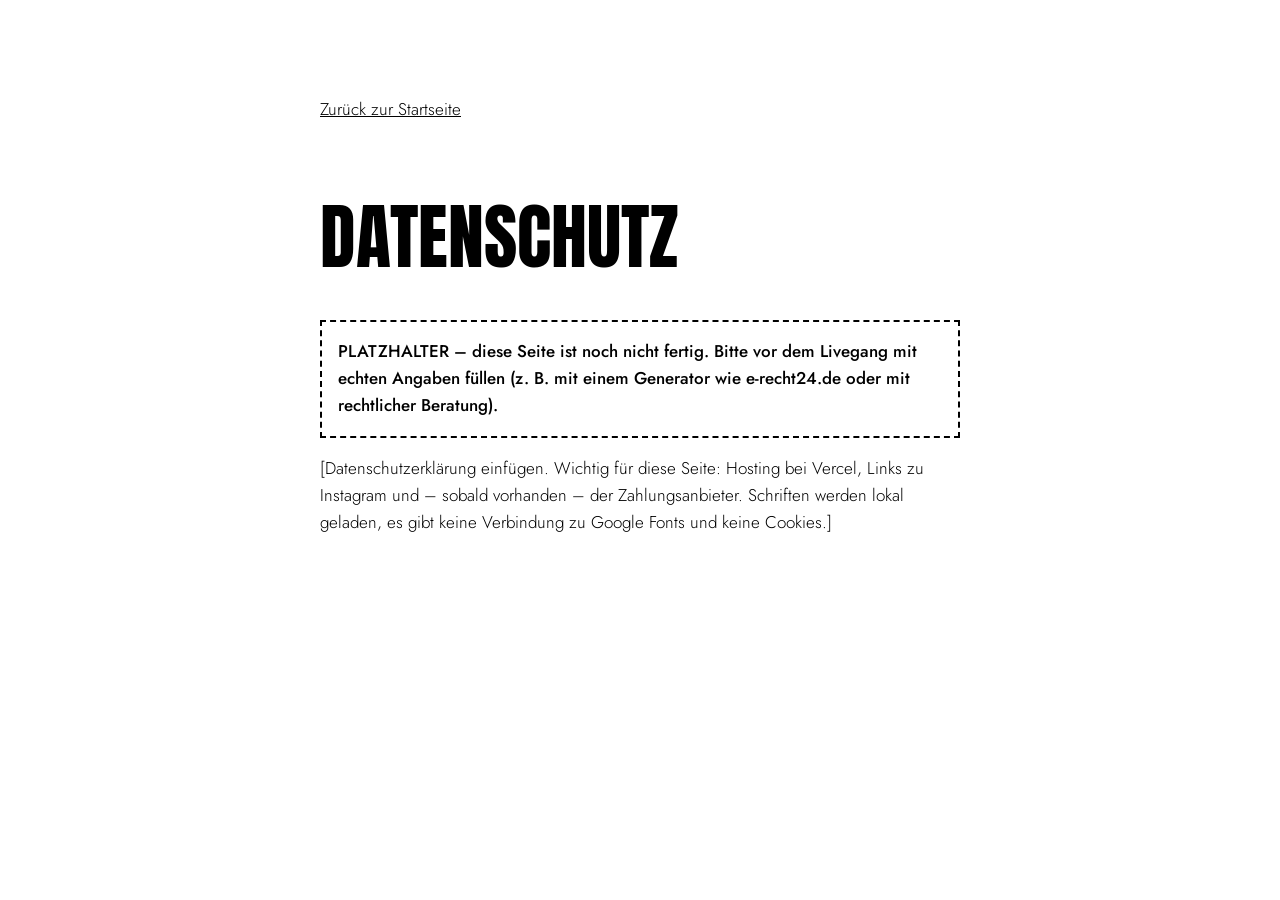
<file: datenschutz.html>
<!doctype html>
<html lang="de">
<head>
  <meta charset="UTF-8" />
  <meta name="viewport" content="width=device-width, initial-scale=1.0" />
  <title>Datenschutz – Wander Wisdom</title>
  <meta name="robots" content="noindex" />
  <link rel="stylesheet" href="styles.css" />
</head>
<body>
  <main class="legal">
    <a class="legal-back" href="index.html">Zurück zur Startseite</a>
    <h1>Datenschutz</h1>
    <p class="todo">PLATZHALTER – diese Seite ist noch nicht fertig. Bitte vor dem Livegang mit echten Angaben füllen (z. B. mit einem Generator wie e-recht24.de oder mit rechtlicher Beratung).</p>
    <p>[Datenschutzerklärung einfügen. Wichtig für diese Seite: Hosting bei Vercel, Links zu Instagram und – sobald vorhanden – der Zahlungsanbieter. Schriften werden lokal geladen, es gibt keine Verbindung zu Google Fonts und keine Cookies.]</p>
  </main>
</body>
</html>
</file>
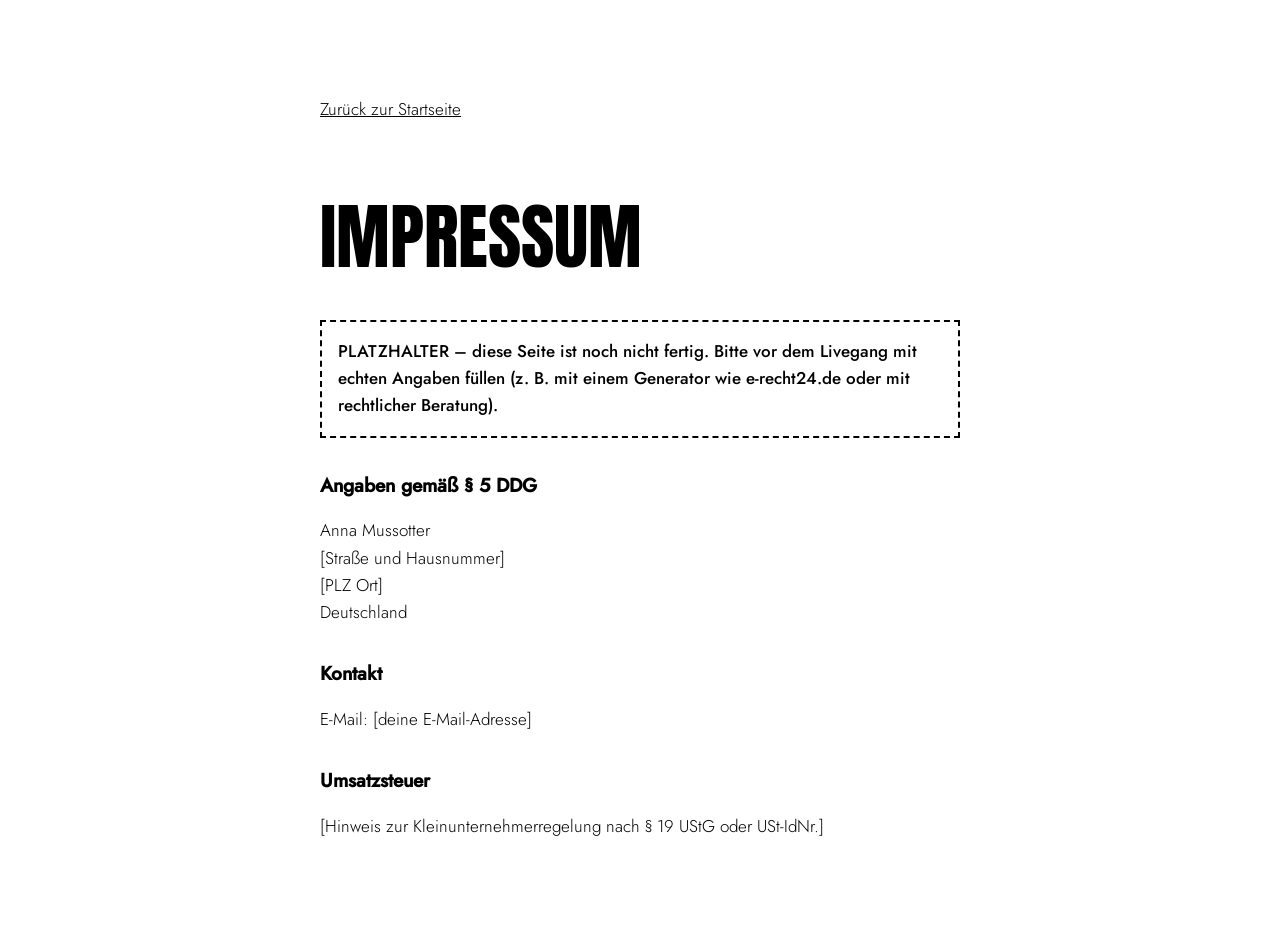
<file: impressum.html>
<!doctype html>
<html lang="de">
<head>
  <meta charset="UTF-8" />
  <meta name="viewport" content="width=device-width, initial-scale=1.0" />
  <title>Impressum – Wander Wisdom</title>
  <meta name="robots" content="noindex" />
  <link rel="stylesheet" href="styles.css" />
</head>
<body>
  <main class="legal">
    <a class="legal-back" href="index.html">Zurück zur Startseite</a>
    <h1>Impressum</h1>
    <p class="todo">PLATZHALTER – diese Seite ist noch nicht fertig. Bitte vor dem Livegang mit echten Angaben füllen (z. B. mit einem Generator wie e-recht24.de oder mit rechtlicher Beratung).</p>
    <h2>Angaben gemäß § 5 DDG</h2>
    <p>Anna Mussotter<br />[Straße und Hausnummer]<br />[PLZ Ort]<br />Deutschland</p>
    <h2>Kontakt</h2>
    <p>E-Mail: [deine E-Mail-Adresse]</p>
    <h2>Umsatzsteuer</h2>
    <p>[Hinweis zur Kleinunternehmerregelung nach § 19 UStG oder USt-IdNr.]</p>
  </main>
</body>
</html>
</file>
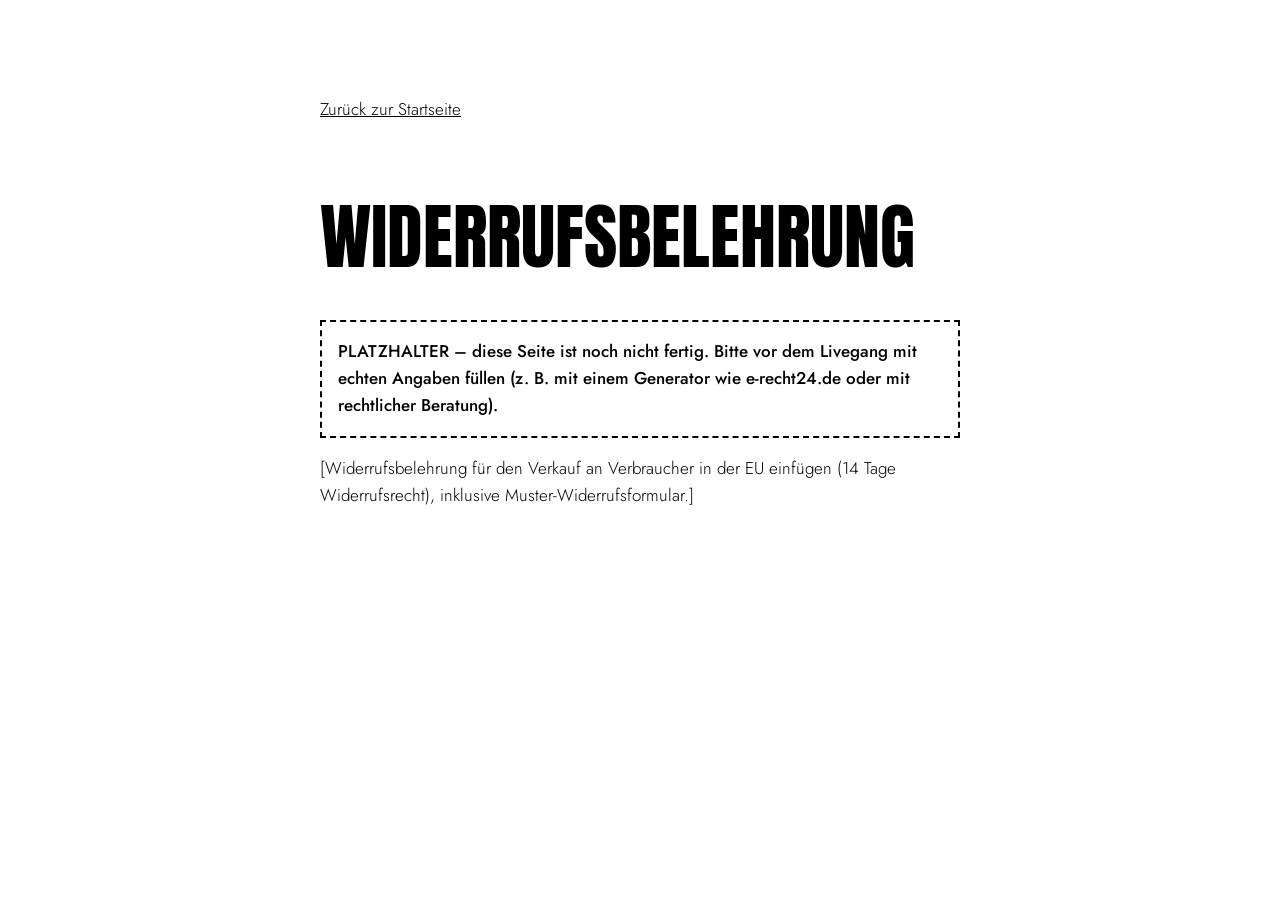
<file: widerruf.html>
<!doctype html>
<html lang="de">
<head>
  <meta charset="UTF-8" />
  <meta name="viewport" content="width=device-width, initial-scale=1.0" />
  <title>Widerrufsbelehrung – Wander Wisdom</title>
  <meta name="robots" content="noindex" />
  <link rel="stylesheet" href="styles.css" />
</head>
<body>
  <main class="legal">
    <a class="legal-back" href="index.html">Zurück zur Startseite</a>
    <h1>Widerrufsbelehrung</h1>
    <p class="todo">PLATZHALTER – diese Seite ist noch nicht fertig. Bitte vor dem Livegang mit echten Angaben füllen (z. B. mit einem Generator wie e-recht24.de oder mit rechtlicher Beratung).</p>
    <p>[Widerrufsbelehrung für den Verkauf an Verbraucher in der EU einfügen (14 Tage Widerrufsrecht), inklusive Muster-Widerrufsformular.]</p>
  </main>
</body>
</html>
</file>
<file: styles.css>
/* Wander Wisdom — black and white like the book, with colour only on the map */

/* fonts are self-hosted (no requests to Google) */
@font-face { font-family: "Anton"; src: url("assets/fonts/anton-latin-400-normal.woff2") format("woff2"); font-weight: 400; font-display: swap; }
@font-face { font-family: "Jost"; src: url("assets/fonts/jost-latin-300-normal.woff2") format("woff2"); font-weight: 300; font-display: swap; }
@font-face { font-family: "Jost"; src: url("assets/fonts/jost-latin-300-italic.woff2") format("woff2"); font-weight: 300; font-style: italic; font-display: swap; }
@font-face { font-family: "Jost"; src: url("assets/fonts/jost-latin-400-normal.woff2") format("woff2"); font-weight: 400; font-display: swap; }
@font-face { font-family: "Jost"; src: url("assets/fonts/jost-latin-400-italic.woff2") format("woff2"); font-weight: 400; font-style: italic; font-display: swap; }
@font-face { font-family: "Jost"; src: url("assets/fonts/jost-latin-500-normal.woff2") format("woff2"); font-weight: 500; font-display: swap; }
@font-face { font-family: "Nanum Pen Script"; src: url("assets/fonts/nanum-pen-script-latin-400-normal.woff2") format("woff2"); font-weight: 400; font-display: swap; }

:root {
  --paper: #ffffff;
  --ink: #000000;
  --grey: #6b6b6b;
  --dot: #d6d6d6;
  --rule: #e4e4e4;
  --charcoal: #3a3938;
  --paper-warm: #faf9f6;     /* the page of a used notebook */
  --sand: #fbf7f0;           /* warm paper behind the maps */
  --land: #cfdcc0;           /* soft green continents */
  --land-edge: #b4c6a2;
  --dotgrid: radial-gradient(circle, #d9d7d2 1px, transparent 1.3px);

  --display: "Anton", "Impact", "Arial Narrow", sans-serif;
  --body: "Jost", "Futura", "Century Gothic", system-ui, sans-serif;
  --hand: "Nanum Pen Script", "Bradley Hand", cursive;

  --gutter: clamp(16px, 4vw, 48px);
  --measure: 36rem;
}

*, *::before, *::after { box-sizing: border-box; }
html { scroll-behavior: smooth; }
body {
  margin: 0;
  background: var(--paper);
  color: var(--ink);
  font-family: var(--body);
  font-weight: 300;
  font-size: 1.0625rem;
  line-height: 1.6;
  -webkit-font-smoothing: antialiased;
}
img { max-width: 100%; display: block; }
a { color: inherit; }
:focus-visible { outline: 2px solid var(--ink); outline-offset: 3px; }

.skip {
  position: absolute; left: -999px; top: 8px;
  background: var(--ink); color: var(--paper); padding: 8px 12px; z-index: 50;
}
.skip:focus { left: 8px; }

.display {
  font-family: var(--display);
  font-weight: 400;
  text-transform: uppercase;
  line-height: 0.95;
  letter-spacing: 0.005em;
  margin: 0;
}

/* ---------- nav ---------- */
.nav {
  position: sticky; top: 0; z-index: 20;
  display: flex; align-items: center; justify-content: space-between; gap: 16px;
  padding: 14px var(--gutter);
  background: rgba(255,255,255,0.94);
  backdrop-filter: blur(6px);
  border-bottom: 1px solid var(--rule);
}
.wordmark {
  font-family: var(--display);
  text-transform: uppercase;
  font-size: 1.35rem;
  letter-spacing: 0.02em;
  text-decoration: none;
  margin: 0;
}
.nav nav { display: flex; gap: clamp(12px, 2.4vw, 32px); align-items: center; }
.nav nav a { text-decoration: none; font-weight: 400; font-size: 0.95rem; }
.nav nav a:hover { text-decoration: underline; text-underline-offset: 4px; }
.nav-cta { border: 1.5px solid var(--ink); padding: 6px 14px; }
.nav-cta:hover { background: var(--ink); color: var(--paper); text-decoration: none !important; }

/* ---------- hero ---------- */
.hero {
  position: relative;
  min-height: calc(100svh - 62px);
  display: grid;
  grid-template-rows: 1fr auto;
  padding: clamp(8px, 2vw, 24px) var(--gutter) clamp(28px, 5vw, 56px);
  overflow: hidden;
  background: var(--sand);
}
.map-wrap { display: flex; align-items: center; justify-content: center; min-height: 0; }
.map { width: 100%; max-width: 1280px; height: auto; overflow: visible; }
.hero .map { max-height: 58svh; }
.land {
  fill: var(--land);
  stroke: var(--land-edge);
  stroke-width: 0.6;
  stroke-linejoin: round;
}
.route {
  fill: none;
  stroke: var(--ink);
  stroke-width: 1.2;
  stroke-dasharray: 4 5;
  stroke-linecap: round;
}
.route-mask {
  fill: none;
  stroke: #fff;
  stroke-width: 6;
}

.person { cursor: pointer; outline: none; }
.person .ring {
  fill: none; stroke: var(--c, var(--ink)); stroke-width: 1.4; opacity: 0;
  transform-box: fill-box; transform-origin: center;
}
.person .core { fill: var(--c, var(--ink)); stroke: var(--sand); stroke-width: 2.5; transition: r 0.2s ease; }
.person .hit { fill: transparent; }
.person:hover .core, .person:focus-visible .core, .person.is-active .core { r: 9; }
.person:focus-visible .hit { stroke: var(--ink); stroke-width: 1.5; stroke-dasharray: 2 2; }
.map.is-live .person .ring { animation: pulse 2.6s ease-out infinite; }
.person.is-active .ring { animation-duration: 1.4s; }
@keyframes pulse {
  0% { transform: scale(1); opacity: 0.55; }
  100% { transform: scale(3.2); opacity: 0; }
}
.person-label {
  font-family: var(--body); font-size: 13px; font-weight: 500; fill: var(--ink);
  paint-order: stroke; stroke: var(--sand); stroke-width: 4px;
  pointer-events: none;
}

.hero-text { max-width: 60rem; position: relative; z-index: 2; }
.hero h1 {
  font-family: var(--display);
  font-weight: 400;
  text-transform: uppercase;
  font-size: clamp(2.6rem, 6.2vw, 5.6rem);
  line-height: 0.92;
  margin: 0 0 18px;
}
.hero-sub { margin: 0; font-size: clamp(1rem, 1.6vw, 1.2rem); font-weight: 400; }
.example-note { margin: 6px 0 0; font-size: 0.85rem; color: var(--grey); }

/* ---------- journal card ---------- */
.card {
  position: absolute;
  z-index: 5;
  right: var(--gutter);
  top: clamp(16px, 4vw, 48px);
}
.card.on-left { right: auto; left: var(--gutter); }
.card {
  width: min(380px, calc(100% - 2 * var(--gutter)));
  padding: 28px 28px 24px;
  background-color: var(--paper);
  background-image: radial-gradient(circle, #c9c9c9 1px, transparent 1.3px);
  background-size: 18px 18px;
  background-position: 9px 9px;
  border: 1px solid var(--ink);
  box-shadow: 8px 8px 0 var(--ink);
}
.card[hidden] { display: none; }
.card.is-entering { animation: cardIn 0.28s ease-out; }
@keyframes cardIn { from { opacity: 0; transform: translateY(10px) rotate(-0.6deg); } to { opacity: 1; transform: none; } }
.card-close {
  position: absolute; top: 8px; right: 10px;
  background: none; border: 0; font-size: 1.8rem; line-height: 1; cursor: pointer; color: var(--ink);
  width: 40px; height: 40px;
}
.card-example {
  display: inline-block; margin: 0 0 14px;
  font-size: 0.78rem; font-weight: 500;
  background: var(--ink); color: var(--paper); padding: 2px 8px;
}
.card-meta {
  margin: 0 0 14px; padding-bottom: 6px;
  border-bottom: 1px solid var(--ink);
  font-size: 0.9rem; font-weight: 400;
  display: flex; justify-content: space-between; gap: 12px;
  background: var(--paper);
}
.card-question { font-family: var(--body); font-weight: 400; font-size: 1.05rem; margin: 0 0 4px; background: var(--paper); display: inline; }
.card-answer {
  font-family: var(--hand);
  font-size: 1.95rem;
  line-height: 1.15;
  margin: 10px 0 22px;
}
.card-sign {
  border-left: 3px solid var(--grey);
  padding: 2px 0 2px 12px;
  margin-bottom: 20px;
  background: rgba(255,255,255,0.85);
}
.card-sign p { margin: 0; font-size: 0.9rem; }
.card-sign span { color: var(--grey); display: inline-block; min-width: 5.5em; }
.card-sign strong { font-family: var(--hand); font-weight: 400; font-size: 1.45rem; }
.card-next, .button {
  display: inline-block;
  font: 500 1rem/1 var(--body);
  background: var(--ink); color: var(--paper);
  border: 1.5px solid var(--ink);
  padding: 13px 20px;
  cursor: pointer;
  text-decoration: none;
}
.card-next:hover, .button:hover { background: var(--paper); color: var(--ink); }

/* ---------- idea ---------- */
.idea {
  padding: clamp(80px, 12vw, 160px) var(--gutter);
  display: grid; justify-items: center; text-align: center;
  border-top: 1px solid var(--rule);
  background: var(--paper-warm) var(--dotgrid) 0 0 / 22px 22px;
}
.idea blockquote { margin: 0 0 48px; max-width: 42rem; }
.idea blockquote p {
  font-family: var(--hand);
  font-size: clamp(2.6rem, 6.5vw, 5rem);
  line-height: 1;
  margin: 0;
}
.idea-body { max-width: var(--measure); text-align: left; font-size: 1.15rem; }
.idea-body p { margin: 0 0 1.1em; }
.idea-kicker { font-family: var(--hand); font-size: 1.75rem; line-height: 1; color: #55524d; margin: 0 0 4px !important; }
.idea-kicker:not(:first-child) { margin-top: 1.4em !important; }
.idea-mission { font-size: 1.3rem; font-weight: 400; line-height: 1.45; border-left: 2px solid var(--ink); padding-left: 16px; }
.idea-mission strong { font-family: var(--display); font-weight: 400; text-transform: uppercase; letter-spacing: 0.02em; }
.idea-grid {
  display: grid; grid-template-columns: minmax(0, 5fr) minmax(0, 6fr);
  gap: clamp(32px, 6vw, 88px); align-items: center;
  max-width: 1080px; width: 100%;
}
.idea-body strong { font-weight: 500; }

/* ---------- inside ---------- */
.inside { padding: clamp(64px, 10vw, 120px) 0; border-top: 1px solid var(--rule); }
.inside > .display, .inside > .lead, .contents { padding-left: var(--gutter); padding-right: var(--gutter); }
.inside > .display, .how .display, .get .display { font-size: clamp(2.6rem, 7vw, 5.6rem); }
.lead { margin: 14px 0 40px; font-size: 1.15rem; max-width: var(--measure); }
.pages {
  display: flex; gap: clamp(16px, 3vw, 32px);
  overflow-x: auto; scroll-snap-type: x mandatory;
  padding: 8px var(--gutter) 24px;
  scrollbar-width: thin;
}
.page { margin: 0; flex: 0 0 auto; scroll-snap-align: start; }
.page img {
  height: clamp(300px, 46vw, 480px); width: auto;
  border: 1px solid var(--rule);
  box-shadow: 0 18px 30px -22px rgba(0, 0, 0, 0.35);
}
.page:nth-child(odd) img { transform: rotate(-0.6deg); }
.page:nth-child(even) img { transform: rotate(0.5deg); }
.page-spread { display: grid; grid-template-columns: auto auto; }
.page-spread img + img { border-left: 0; }
.page-spread figcaption { grid-column: 1 / -1; }
.page figcaption { font-size: 0.92rem; margin-top: 10px; font-weight: 400; }

.contents {
  display: grid; grid-template-columns: repeat(auto-fit, minmax(240px, 1fr));
  gap: 28px 40px; margin: 56px 0 0; max-width: 1200px;
}
.contents dt { font-family: var(--display); text-transform: uppercase; font-size: 1.5rem; line-height: 1; margin-bottom: 6px; }
.contents dd { margin: 0; }

/* ---------- how ---------- */
.how { padding: clamp(48px, 7vw, 80px) var(--gutter); border-top: 1px solid var(--rule); background: var(--paper-warm) var(--dotgrid) 0 0 / 22px 22px; }
.how .display { font-size: clamp(1.9rem, 4vw, 3rem); }
.steps {
  list-style: none; padding: 0; margin: 28px 0 0;
  display: grid; grid-template-columns: repeat(3, minmax(0, 1fr)); gap: 22px 32px;
  max-width: 1100px; counter-reset: step;
}
.steps li {
  counter-increment: step;
  display: grid; grid-template-columns: auto 1fr; gap: 2px 12px; align-items: start;
  font-size: 0.95rem;
}
.steps li::before {
  content: counter(step);
  grid-row: 1;
  width: 2rem; height: 2rem; display: grid; place-items: center;
  font-family: var(--hand); font-size: 1.6rem; line-height: 1;
  border: 1.3px solid var(--ink); border-radius: 50% 46% 52% 48%;
  background: var(--paper);
}
.steps li h3 { grid-column: 2; grid-row: 1; align-self: center; }
.steps li p { grid-column: 2; grid-row: 2; }
.steps h3 { font-family: var(--body); font-weight: 500; font-size: 1.02rem; margin: 0; }
.steps p { margin: 0; max-width: 28ch; }

/* ---------- story ---------- */
.story { background: var(--charcoal); color: #fff; padding: clamp(80px, 12vw, 150px) var(--gutter); }
.story-inner { max-width: 40rem; margin: 0 auto; }
.story .display { font-size: clamp(2.4rem, 6vw, 4.4rem); }
.story-sub { font-size: 1.25rem; margin: 10px 0 40px; }
.story p { font-size: 1.12rem; }
.story-foot {
  display: flex; justify-content: space-between; flex-wrap: wrap; gap: 12px;
  border-top: 1px solid rgba(255,255,255,0.7);
  margin-top: 48px; padding-top: 16px; font-size: 1rem !important;
}

/* ---------- get ---------- */
.get {
  background: var(--sand);
  padding: clamp(64px, 10vw, 120px) var(--gutter);
  display: grid; justify-items: center; text-align: center;
}
.map-empty { max-width: 900px; margin-bottom: 40px; }
.you { fill: var(--ink); }
.you-ring { fill: none; stroke: var(--ink); stroke-width: 1.2; transform-box: fill-box; transform-origin: center; animation: pulse 2.6s ease-out infinite; }
.get-text { max-width: 44rem; }
.get-text p { font-size: 1.15rem; margin: 18px auto 32px; max-width: 30rem; }

/* ---------- footer ---------- */
.footer {
  border-top: 1px solid var(--ink);
  padding: 40px var(--gutter);
  display: grid; gap: 6px;
}
.footer p { margin: 0; }
.footer-small { color: var(--grey); font-size: 0.85rem; }

/* ---------- polaroids (photos of Anna and of entries) ---------- */
.polaroid {
  position: relative; margin: 0;
  background: var(--paper);
  padding: 12px 12px 14px;
  box-shadow: 0 22px 40px -24px rgba(0, 0, 0, 0.45), 0 0 0 1px rgba(0, 0, 0, 0.04);
  transform: rotate(var(--tilt, -1.5deg));
}
.polaroid::before {           /* a strip of tape */
  content: ""; position: absolute; top: -12px; left: 50%; width: 92px; height: 24px;
  transform: translateX(-50%) rotate(-3deg);
  background: rgba(225, 222, 214, 0.75);
  box-shadow: 0 1px 2px rgba(0, 0, 0, 0.06);
}
.polaroid img { width: 100%; height: auto; aspect-ratio: 4 / 5; object-fit: cover; background: #eceae5; }
.polaroid figcaption { font-family: var(--hand); font-size: 1.55rem; line-height: 1.1; margin-top: 10px; text-align: center; }
.polaroid figcaption:empty { display: none; }
/* until a photo is uploaded */
.polaroid.is-empty img { visibility: hidden; }
.polaroid.is-empty::after {
  content: "photo coming soon";
  position: absolute; inset: 12px 12px auto; aspect-ratio: 4 / 5;
  display: grid; place-items: center;
  font-family: var(--hand); font-size: 1.6rem; color: #8d8a84;
  border: 1.5px dashed #c9c6bf; background: #f4f3ef;
}
.polaroid-anna { --tilt: -2deg; max-width: 340px; justify-self: center; width: 100%; }

/* ---------- questionnaire up close ---------- */
.sample {
  display: grid; grid-template-columns: minmax(0, 5fr) minmax(0, 6fr);
  gap: clamp(32px, 6vw, 96px); align-items: center;
  margin: clamp(56px, 8vw, 104px) auto 0; padding: 0 var(--gutter); max-width: 1200px;
}
.sample-page { margin: 0; }
.sample-page img {
  width: 100%; max-width: 460px; margin-inline: auto;
  border: 1px solid var(--rule);
  box-shadow: 0 30px 50px -30px rgba(0, 0, 0, 0.45);
  transform: rotate(-1.2deg);
}
.sample-text .display { font-size: clamp(2rem, 4.4vw, 3.4rem); margin-bottom: 16px; }
.sample-text p { max-width: var(--measure); }
.hand-note { font-family: var(--hand); font-size: 1.7rem; line-height: 1; color: #55524d; margin: 0 0 10px; }
.hand-note::before { content: "↙ "; }
.sample-label { margin: 24px 0 8px; font-weight: 500; }
.sample-list { margin: 0; padding: 0; list-style: none; display: grid; gap: 8px; }
.sample-list li { font-family: var(--hand); font-size: 1.65rem; line-height: 1.05; padding-left: 1.2em; position: relative; }
.sample-list li::before { content: "–"; position: absolute; left: 0; }

/* ---------- collected wisdom ---------- */
.collected { padding: clamp(64px, 10vw, 120px) var(--gutter); border-top: 1px solid var(--rule); }
.collected .display { font-size: clamp(2.6rem, 7vw, 5.6rem); }
.wall {
  display: grid; grid-template-columns: repeat(4, minmax(0, 1fr));
  gap: clamp(28px, 4vw, 56px) clamp(18px, 2.4vw, 36px);
  max-width: 1040px; margin: 48px auto 0; padding-top: 12px;
}
.wall .polaroid:nth-child(1) { --tilt: -2deg; }
.wall .polaroid:nth-child(2) { --tilt: 1.5deg; margin-top: 28px; }
.wall .polaroid:nth-child(3) { --tilt: -1deg; }
.wall .polaroid:nth-child(4) { --tilt: 2deg; margin-top: 28px; }
.wall .polaroid:nth-child(5) { --tilt: -1.5deg; margin-top: 28px; }
.wall .polaroid:nth-child(6) { --tilt: 1deg; }

/* ---------- footer links + legal pages ---------- */
.footer-links { display: flex; flex-wrap: wrap; gap: 6px 20px; margin-top: 10px; font-size: 0.9rem; }
.legal { max-width: 46rem; margin: 0 auto; padding: 6rem var(--gutter) 5rem; }
.legal h1 { font-family: var(--display); text-transform: uppercase; font-weight: 400; font-size: clamp(2.6rem, 8vw, 4.5rem); line-height: 0.95; }
.legal h2 { font-size: 1.2rem; margin-top: 2rem; }
.legal .todo { margin-top: 1.5rem; padding: 1rem; border: 2px dashed var(--ink); font-weight: 500; }
.legal-back { display: inline-block; margin-bottom: 2rem; }

/* ---------- small screens ---------- */
@media (max-width: 960px) {
  .wall { grid-template-columns: repeat(2, minmax(0, 1fr)); }
}

@media (max-width: 760px) {
  .nav nav a:not(.nav-cta) { display: none; }
  .hero { grid-template-rows: auto auto; align-content: start; gap: 20px; padding-top: 24px; }
  .map-wrap { margin: 0 calc(-1 * var(--gutter)); }
  .person-label { display: none; }
  .card {
    position: fixed; left: 12px !important; right: 12px !important; bottom: 12px; top: auto;
    width: auto; max-height: 78svh; overflow: auto;
    box-shadow: 5px 5px 0 var(--ink);
  }
  .card-answer { font-size: 1.75rem; }
  .idea-grid, .sample { grid-template-columns: 1fr; }
  .polaroid-anna { max-width: 320px; }
  .steps { grid-template-columns: 1fr; gap: 16px; }
  .wall { grid-template-columns: repeat(2, minmax(0, 1fr)); gap: 28px 16px; }
  .wall .polaroid { margin-top: 0 !important; padding: 8px 8px 10px; }
  .polaroid figcaption { font-size: 1.3rem; }
  .polaroid.is-empty::after { inset: 8px 8px auto; font-size: 1.3rem; }
}

@media (prefers-reduced-motion: reduce) {
  html { scroll-behavior: auto; }
  .map.is-live .person .ring, .you-ring { animation: none; opacity: 0.3; transform: scale(1.8); }
  .card.is-entering { animation: none; }
}

/* ---------- intro: the book opens ---------- */
.intro {
  --bw: min(40vw, 300px, 46svh * 0.714);
  position: fixed; inset: 0; z-index: 100;
  display: grid; place-items: center;
  background: var(--paper);
  perspective: 2000px;
  transition: opacity 0.7s ease 0.35s, visibility 0s linear 1.05s;
}
.intro[hidden] { display: none; }
body.intro-on { overflow: hidden; }
.book {
  position: relative;
  width: var(--bw);
  aspect-ratio: 650 / 910;
  transform-style: preserve-3d;
  transform: translateY(24px) rotateX(8deg);
  opacity: 0;
  transition: transform 1.25s cubic-bezier(.6,.05,.25,1), opacity 0.6s ease;
}
.intro.is-in .book { transform: none; opacity: 1; }
.intro.is-open .book { transform: translateX(50%); }
.intro.is-zoom .book { transform: translateX(50%) scale(2.6); opacity: 0; transition-duration: 1s, 0.8s; transition-delay: 0s, 0.25s; }
.intro.is-zoom { opacity: 0; visibility: hidden; }

.book-page, .cover-front, .cover-back {
  position: absolute; inset: 0;
  border: 1px solid #cfcfcf;
}
.book-page {
  background-color: var(--paper);
  background-image: radial-gradient(circle, #cdcdcd 1px, transparent 1.3px);
  background-size: 14px 14px;
  display: grid; place-items: center; text-align: center;
  box-shadow: 10px 14px 30px rgba(0,0,0,0.12);
}
.book-page p {
  position: relative;
  font-style: italic; font-size: clamp(0.72rem, 1.4vw, 1rem); line-height: 1.5;
  background: var(--paper); padding: 6px 10px; margin: 0 10%;
}
.book-path { position: absolute; inset: 8%; width: 84%; height: 84%; overflow: visible; }
.book-path path {
  fill: none; stroke: var(--ink); stroke-width: 1.4; stroke-dasharray: 5 6; stroke-linecap: round;
  opacity: 0; transition: opacity 0.6s ease 1s;
}
.intro.is-open .book-path path { opacity: 0.55; }
.book-cover {
  position: absolute; inset: 0;
  transform-origin: left center;
  transform-style: preserve-3d;
  transition: transform 1.35s cubic-bezier(.6,.05,.25,1);
}
.intro.is-open .book-cover { transform: rotateY(-180deg); }
.cover-front, .cover-back { backface-visibility: hidden; -webkit-backface-visibility: hidden; }
.cover-front { box-shadow: 10px 14px 30px rgba(0,0,0,0.18); background: var(--paper); }
.cover-front img { width: 100%; height: 100%; object-fit: cover; }
.cover-back {
  transform: rotateY(180deg);
  background: var(--paper);
  display: grid; place-content: center; justify-items: center; gap: 18px;
}
.cover-back p { margin: 0; font-size: clamp(0.8rem, 1.6vw, 1.15rem); }
.cover-back span { display: block; width: 70%; min-width: 120px; border-bottom: 1px solid var(--ink); }
.intro-skip {
  position: absolute; bottom: 24px; right: var(--gutter);
  background: none; border: 0; padding: 8px;
  font: 400 0.95rem var(--body); color: var(--grey);
  text-decoration: underline; text-underline-offset: 4px; cursor: pointer;
}
.intro-skip:hover { color: var(--ink); }
</file>
